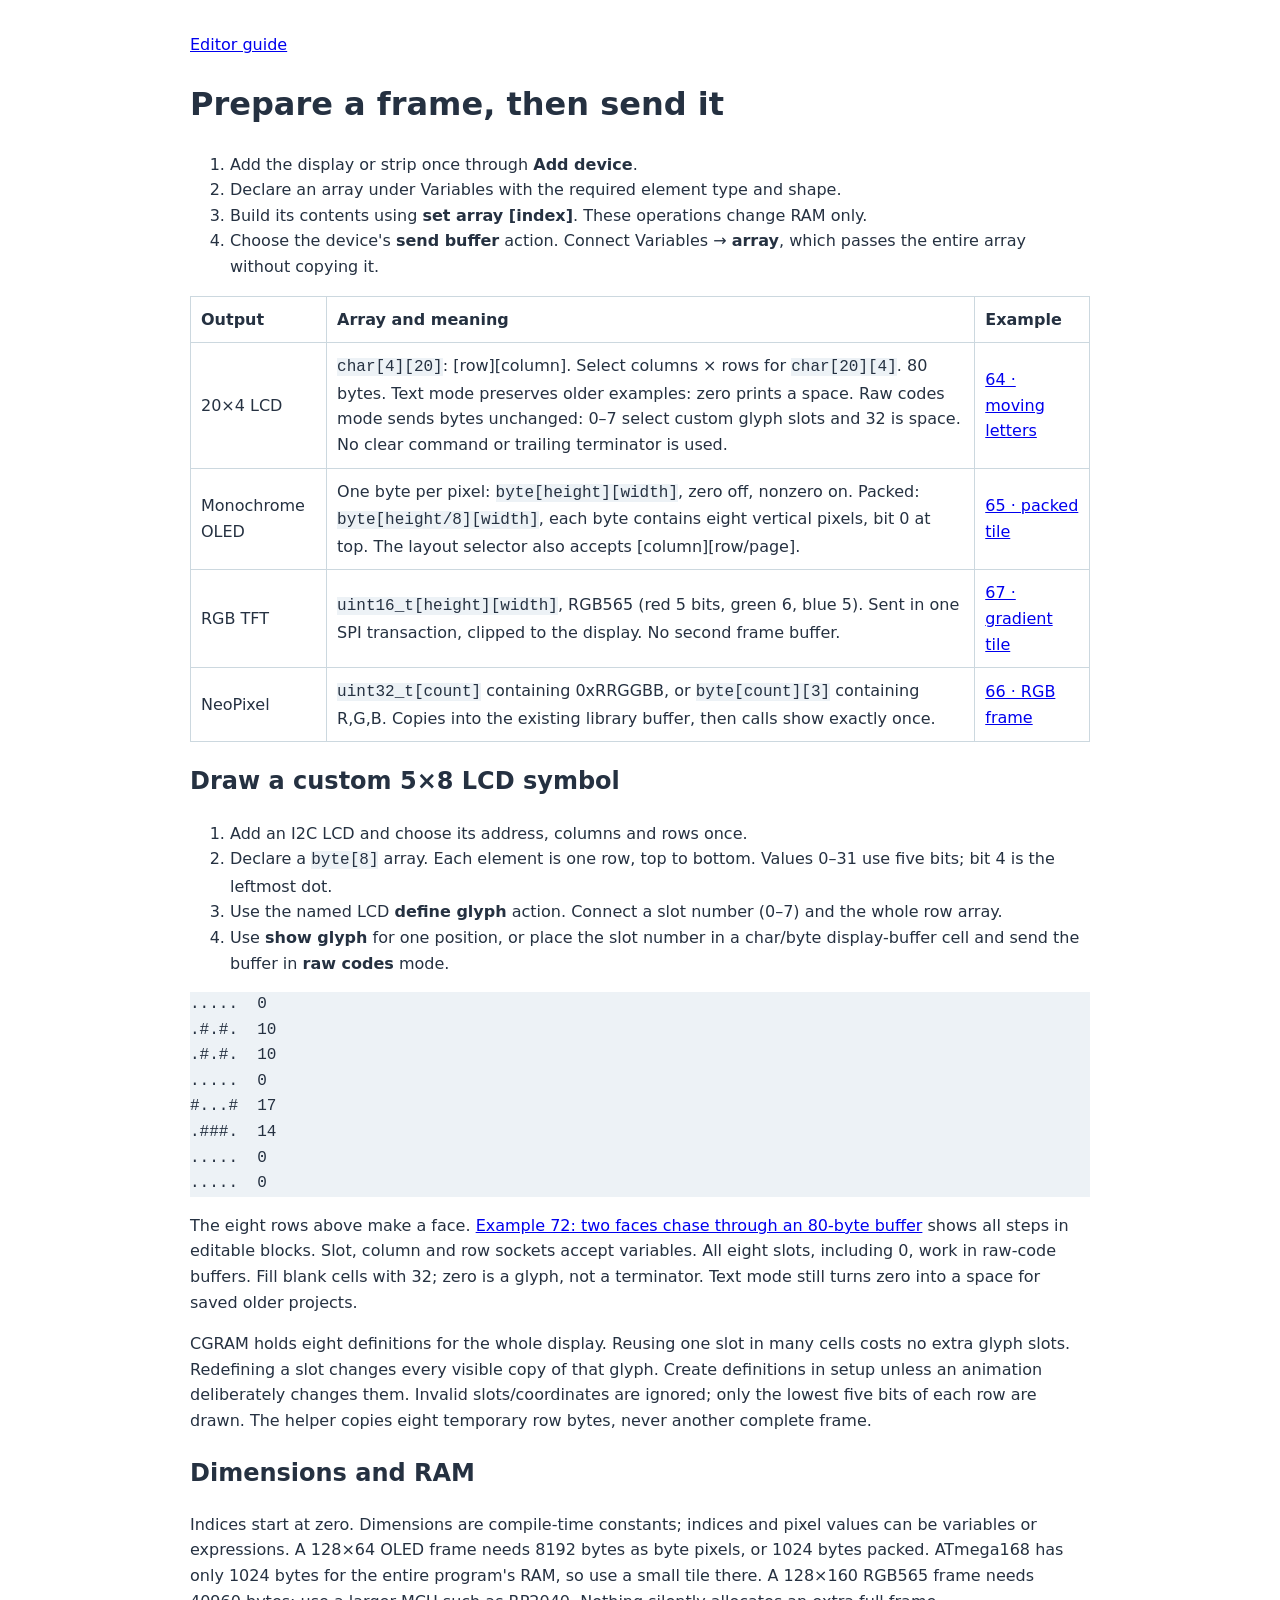
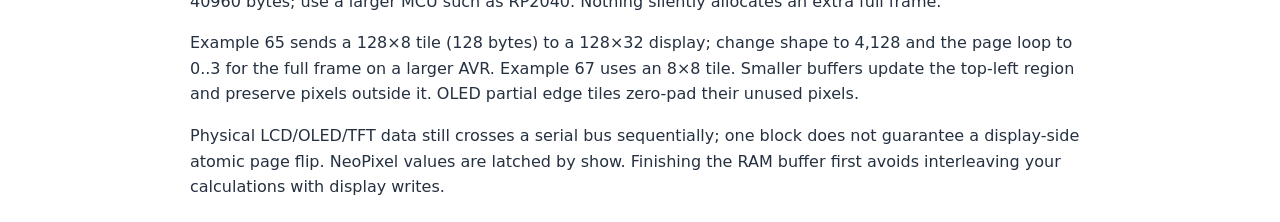
<file: blockly/apps/blocklyduino/examples/buffer-guide.html>
<!doctype html><html lang="en"><meta charset="utf-8"><meta name="viewport" content="width=device-width"><title>Prepared array buffers</title><style>body{font:16px/1.6 system-ui;max-width:900px;margin:32px auto;padding:0 20px;color:#253141}code,pre{background:#edf2f6}table{border-collapse:collapse}td,th{padding:10px;border:1px solid #ccd8df;text-align:left}</style>
<a href="guide.html">Editor guide</a><h1>Prepare a frame, then send it</h1>
<ol><li>Add the display or strip once through <b>Add device</b>.</li><li>Declare an array under Variables with the required element type and shape.</li><li>Build its contents using <b>set array [index]</b>. These operations change RAM only.</li><li>Choose the device's <b>send buffer</b> action. Connect Variables → <b>array</b>, which passes the entire array without copying it.</li></ol>
<table><tr><th>Output</th><th>Array and meaning</th><th>Example</th></tr>
<tr><td>20×4 LCD</td><td><code>char[4][20]</code>: [row][column]. Select columns × rows for <code>char[20][4]</code>. 80 bytes. Text mode preserves older examples: zero prints a space. Raw codes mode sends bytes unchanged: 0–7 select custom glyph slots and 32 is space. No clear command or trailing terminator is used.</td><td><a href="../index.html?url=examples/64-lcd-array-buffer.xml">64 · moving letters</a></td></tr>
<tr><td>Monochrome OLED</td><td>One byte per pixel: <code>byte[height][width]</code>, zero off, nonzero on. Packed: <code>byte[height/8][width]</code>, each byte contains eight vertical pixels, bit 0 at top. The layout selector also accepts [column][row/page].</td><td><a href="../index.html?url=examples/65-oled-packed-buffer.xml">65 · packed tile</a></td></tr>
<tr><td>RGB TFT</td><td><code>uint16_t[height][width]</code>, RGB565 (red 5 bits, green 6, blue 5). Sent in one SPI transaction, clipped to the display. No second frame buffer.</td><td><a href="../index.html?url=examples/67-tft-array-tile.xml">67 · gradient tile</a></td></tr>
<tr><td>NeoPixel</td><td><code>uint32_t[count]</code> containing 0xRRGGBB, or <code>byte[count][3]</code> containing R,G,B. Copies into the existing library buffer, then calls show exactly once.</td><td><a href="../index.html?url=examples/66-neopixel-array-buffer.xml">66 · RGB frame</a></td></tr></table>
<h2 id="glyphs">Draw a custom 5×8 LCD symbol</h2><ol><li>Add an I2C LCD and choose its address, columns and rows once.</li><li>Declare a <code>byte[8]</code> array. Each element is one row, top to bottom. Values 0–31 use five bits; bit 4 is the leftmost dot.</li><li>Use the named LCD <strong>define glyph</strong> action. Connect a slot number (0–7) and the whole row array.</li><li>Use <strong>show glyph</strong> for one position, or place the slot number in a char/byte display-buffer cell and send the buffer in <strong>raw codes</strong> mode.</li></ol><pre>.....  0
.#.#.  10
.#.#.  10
.....  0
#...#  17
.###.  14
.....  0
.....  0</pre><p>The eight rows above make a face. <a href="../index.html?url=examples/72-lcd-custom-glyph-buffer.xml">Example 72: two faces chase through an 80-byte buffer</a> shows all steps in editable blocks. Slot, column and row sockets accept variables. All eight slots, including 0, work in raw-code buffers. Fill blank cells with 32; zero is a glyph, not a terminator. Text mode still turns zero into a space for saved older projects.</p><p>CGRAM holds eight definitions for the whole display. Reusing one slot in many cells costs no extra glyph slots. Redefining a slot changes every visible copy of that glyph. Create definitions in setup unless an animation deliberately changes them. Invalid slots/coordinates are ignored; only the lowest five bits of each row are drawn. The helper copies eight temporary row bytes, never another complete frame.</p><h2>Dimensions and RAM</h2><p>Indices start at zero. Dimensions are compile-time constants; indices and pixel values can be variables or expressions. A 128×64 OLED frame needs 8192 bytes as byte pixels, or 1024 bytes packed. ATmega168 has only 1024 bytes for the entire program's RAM, so use a small tile there. A 128×160 RGB565 frame needs 40960 bytes; use a larger MCU such as RP2040. Nothing silently allocates an extra full frame.</p>
<p>Example 65 sends a 128×8 tile (128 bytes) to a 128×32 display; change shape to 4,128 and the page loop to 0..3 for the full frame on a larger AVR. Example 67 uses an 8×8 tile. Smaller buffers update the top-left region and preserve pixels outside it. OLED partial edge tiles zero-pad their unused pixels.</p>
<p>Physical LCD/OLED/TFT data still crosses a serial bus sequentially; one block does not guarantee a display-side atomic page flip. NeoPixel values are latched by show. Finishing the RAM buffer first avoids interleaving your calculations with display writes.</p></html>
</file>
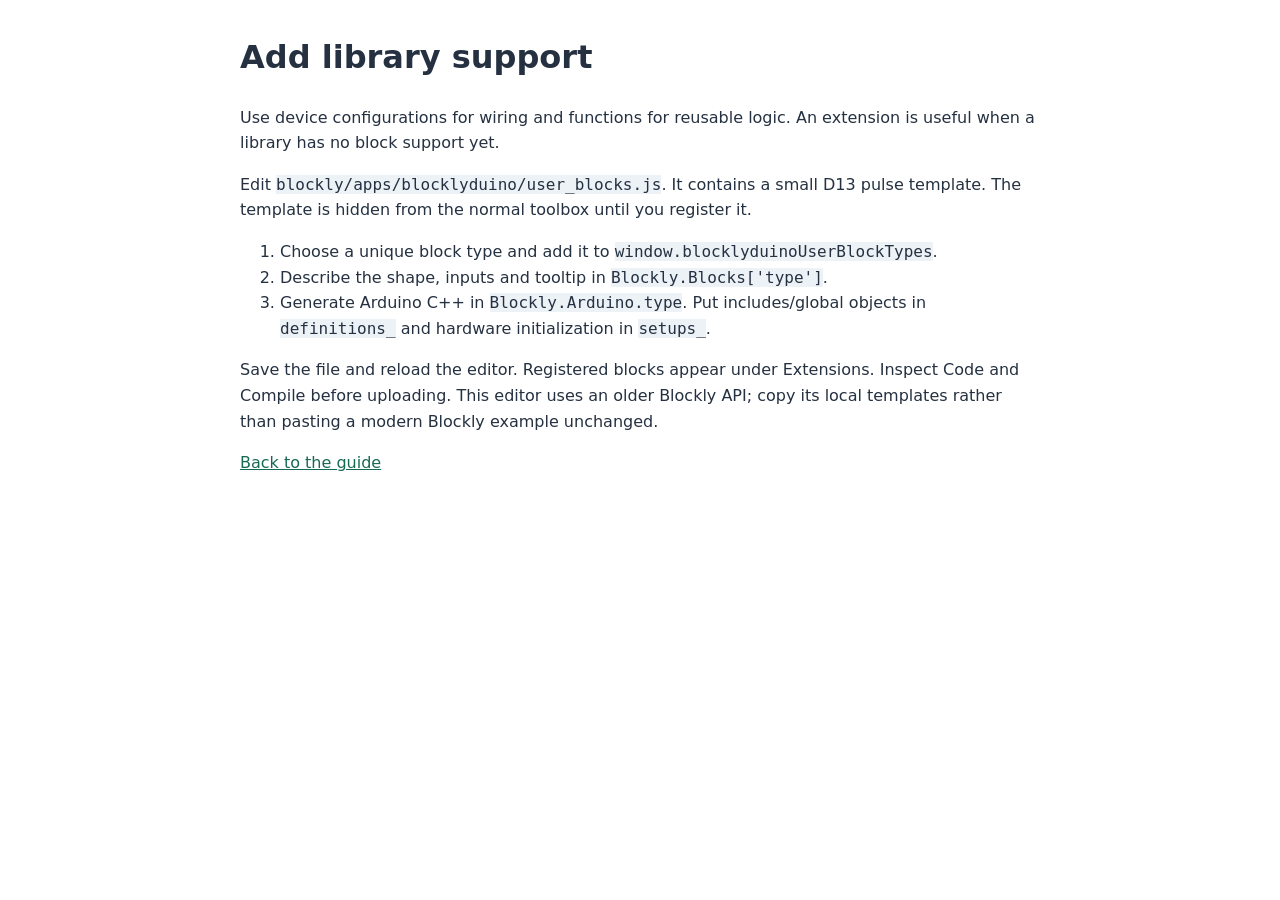
<file: blockly/apps/blocklyduino/examples/custom-block-guide.html>
<!doctype html><html lang="en"><head><meta charset="utf-8"><title>BlocklyDuino extensions</title><style>body{font:16px/1.6 system-ui;max-width:800px;margin:2rem auto;padding:0 1rem;color:#253141}code{background:#edf2f6}a{color:#176a52}</style></head><body><h1>Add library support</h1><p>Use device configurations for wiring and functions for reusable logic. An extension is useful when a library has no block support yet.</p><p>Edit <code>blockly/apps/blocklyduino/user_blocks.js</code>. It contains a small D13 pulse template. The template is hidden from the normal toolbox until you register it.</p><ol><li>Choose a unique block type and add it to <code>window.blocklyduinoUserBlockTypes</code>.</li><li>Describe the shape, inputs and tooltip in <code>Blockly.Blocks['type']</code>.</li><li>Generate Arduino C++ in <code>Blockly.Arduino.type</code>. Put includes/global objects in <code>definitions_</code> and hardware initialization in <code>setups_</code>.</li></ol><p>Save the file and reload the editor. Registered blocks appear under Extensions. Inspect Code and Compile before uploading. This editor uses an older Blockly API; copy its local templates rather than pasting a modern Blockly example unchanged.</p><p><a href="guide.html">Back to the guide</a></p></body></html>
</file>
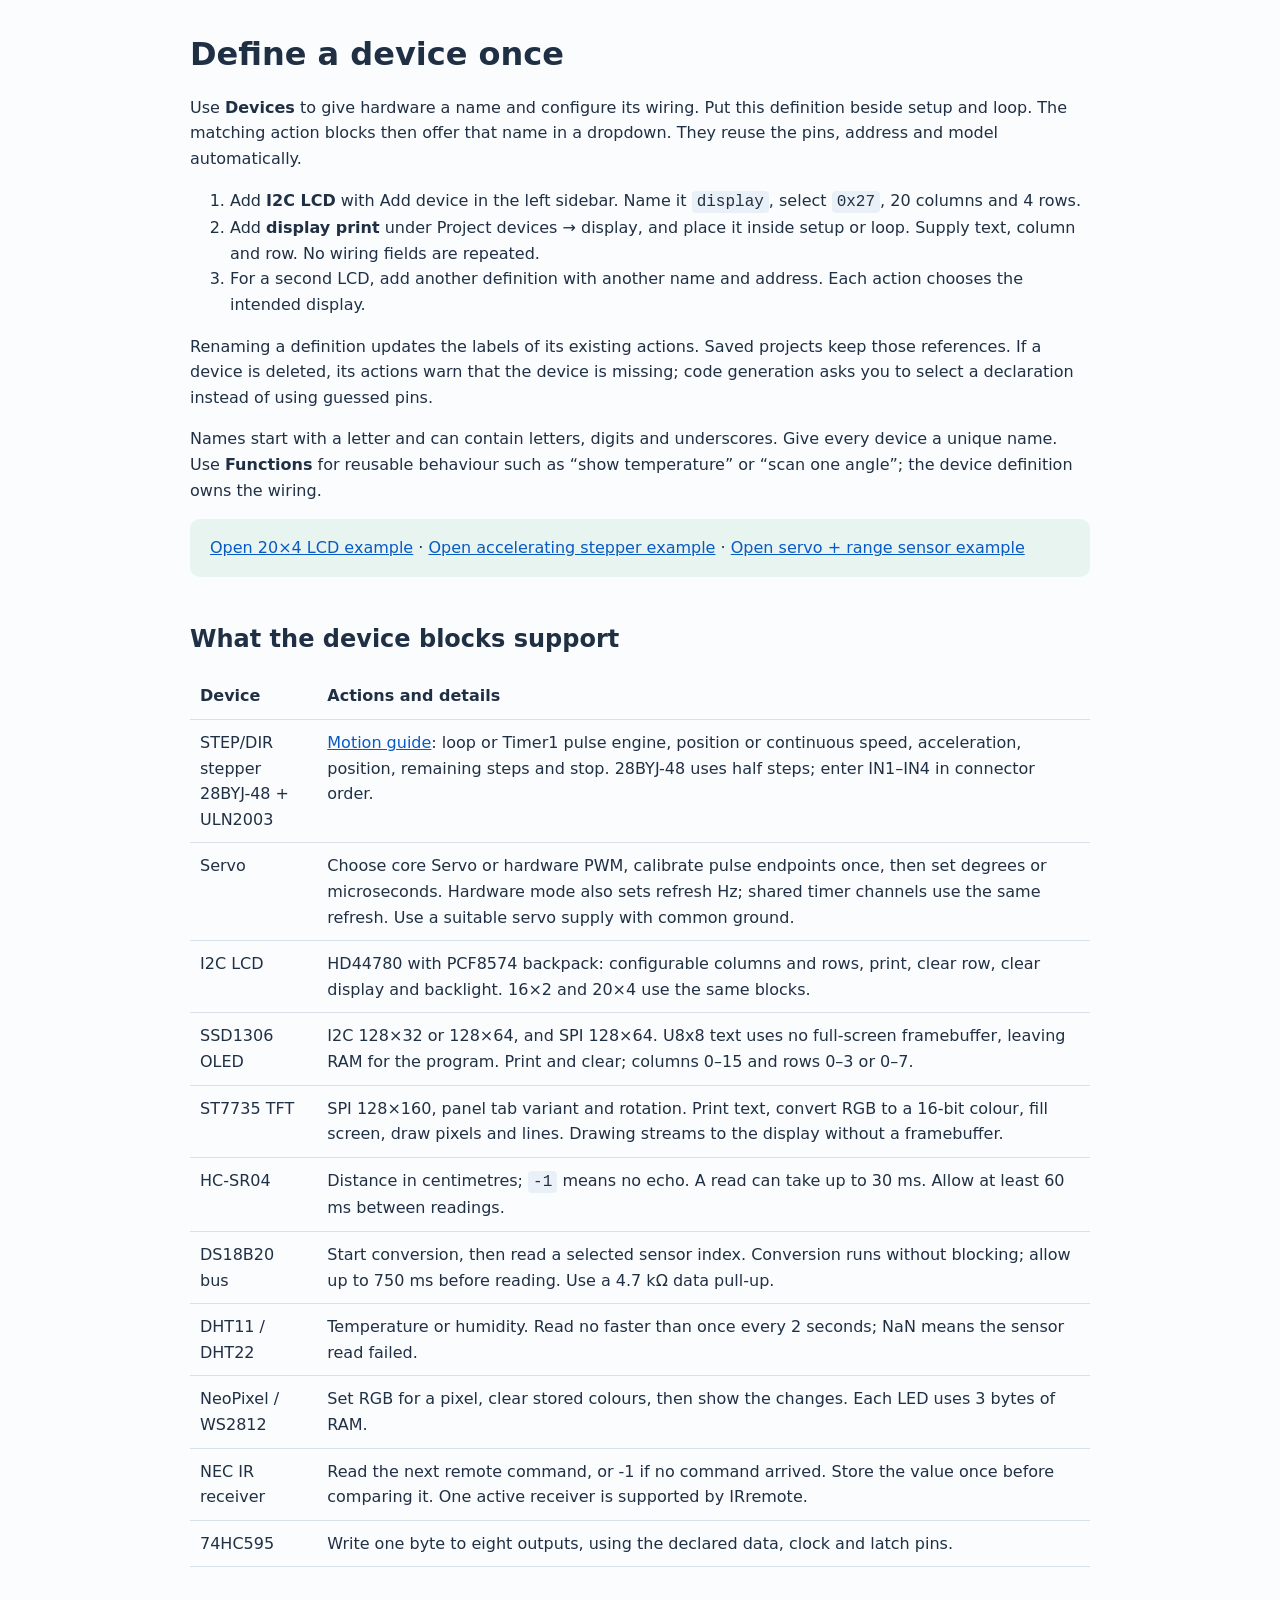
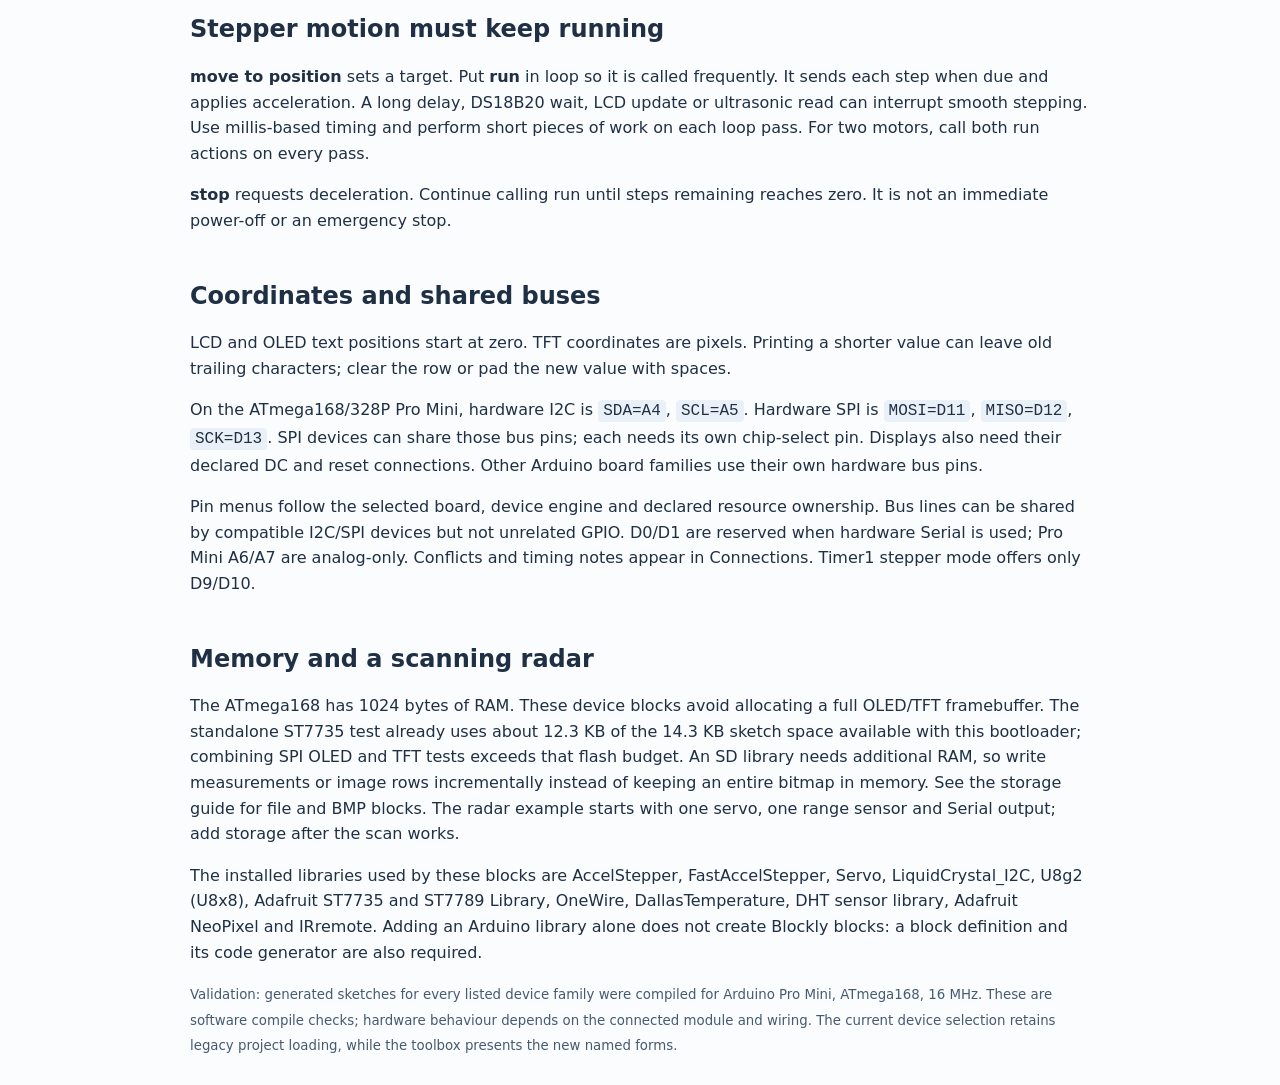
<file: blockly/apps/blocklyduino/examples/device-guide.html>
<!doctype html>
<html lang="en"><meta charset="utf-8"><meta name="viewport" content="width=device-width,initial-scale=1">
<title>Named devices — BlocklyDuino</title>
<style>body{font:16px/1.6 system-ui,sans-serif;max-width:900px;margin:35px auto;padding:0 20px;color:#203044;background:#fafcfe}h1,h2{line-height:1.2}h2{margin-top:2em}table{width:100%;border-collapse:collapse}td,th{text-align:left;padding:10px;border-bottom:1px solid #d8e1eb;vertical-align:top}code{background:#eaf0f7;padding:2px 5px;border-radius:4px}a{color:#075ac5}.box{padding:16px 20px;background:#e8f4ef;border-radius:10px}small{color:#465a70}</style>
<h1>Define a device once</h1>
<p>Use <strong>Devices</strong> to give hardware a name and configure its wiring. Put this definition beside setup and loop. The matching action blocks then offer that name in a dropdown. They reuse the pins, address and model automatically.</p>
<ol><li>Add <strong>I2C LCD</strong> with Add device in the left sidebar. Name it <code>display</code>, select <code>0x27</code>, 20 columns and 4 rows.</li><li>Add <strong>display print</strong> under Project devices → display, and place it inside setup or loop. Supply text, column and row. No wiring fields are repeated.</li><li>For a second LCD, add another definition with another name and address. Each action chooses the intended display.</li></ol>
<p>Renaming a definition updates the labels of its existing actions. Saved projects keep those references. If a device is deleted, its actions warn that the device is missing; code generation asks you to select a declaration instead of using guessed pins.</p>
<p>Names start with a letter and can contain letters, digits and underscores. Give every device a unique name. Use <strong>Functions</strong> for reusable behaviour such as “show temperature” or “scan one angle”; the device definition owns the wiring.</p>
<div class="box"><a href="../index.html?url=examples/35b-named-lcd.xml">Open 20×4 LCD example</a> · <a href="../index.html?url=examples/35a-named-stepper.xml">Open accelerating stepper example</a> · <a href="../index.html?url=examples/35c-named-radar.xml">Open servo + range sensor example</a></div>
<h2>What the device blocks support</h2>
<table><thead><tr><th>Device</th><th>Actions and details</th></tr></thead><tbody>
<tr><td>STEP/DIR stepper<br>28BYJ-48 + ULN2003</td><td><a href="motion-guide.html">Motion guide</a>: loop or Timer1 pulse engine, position or continuous speed, acceleration, position, remaining steps and stop. 28BYJ-48 uses half steps; enter IN1–IN4 in connector order.</td></tr>
<tr><td>Servo</td><td>Choose core Servo or hardware PWM, calibrate pulse endpoints once, then set degrees or microseconds. Hardware mode also sets refresh Hz; shared timer channels use the same refresh. Use a suitable servo supply with common ground.</td></tr>
<tr><td>I2C LCD</td><td>HD44780 with PCF8574 backpack: configurable columns and rows, print, clear row, clear display and backlight. 16×2 and 20×4 use the same blocks.</td></tr>
<tr><td>SSD1306 OLED</td><td>I2C 128×32 or 128×64, and SPI 128×64. U8x8 text uses no full-screen framebuffer, leaving RAM for the program. Print and clear; columns 0–15 and rows 0–3 or 0–7.</td></tr>
<tr><td>ST7735 TFT</td><td>SPI 128×160, panel tab variant and rotation. Print text, convert RGB to a 16-bit colour, fill screen, draw pixels and lines. Drawing streams to the display without a framebuffer.</td></tr>
<tr><td>HC-SR04</td><td>Distance in centimetres; <code>-1</code> means no echo. A read can take up to 30 ms. Allow at least 60 ms between readings.</td></tr>
<tr><td>DS18B20 bus</td><td>Start conversion, then read a selected sensor index. Conversion runs without blocking; allow up to 750 ms before reading. Use a 4.7 kΩ data pull-up.</td></tr>
<tr><td>DHT11 / DHT22</td><td>Temperature or humidity. Read no faster than once every 2 seconds; NaN means the sensor read failed.</td></tr>
<tr><td>NeoPixel / WS2812</td><td>Set RGB for a pixel, clear stored colours, then show the changes. Each LED uses 3 bytes of RAM.</td></tr>
<tr><td>NEC IR receiver</td><td>Read the next remote command, or -1 if no command arrived. Store the value once before comparing it. One active receiver is supported by IRremote.</td></tr>
<tr><td>74HC595</td><td>Write one byte to eight outputs, using the declared data, clock and latch pins.</td></tr>
</tbody></table>
<h2>Stepper motion must keep running</h2>
<p><strong>move to position</strong> sets a target. Put <strong>run</strong> in loop so it is called frequently. It sends each step when due and applies acceleration. A long delay, DS18B20 wait, LCD update or ultrasonic read can interrupt smooth stepping. Use millis-based timing and perform short pieces of work on each loop pass. For two motors, call both run actions on every pass.</p>
<p><strong>stop</strong> requests deceleration. Continue calling run until steps remaining reaches zero. It is not an immediate power-off or an emergency stop.</p>
<h2>Coordinates and shared buses</h2>
<p>LCD and OLED text positions start at zero. TFT coordinates are pixels. Printing a shorter value can leave old trailing characters; clear the row or pad the new value with spaces.</p>
<p>On the ATmega168/328P Pro Mini, hardware I2C is <code>SDA=A4</code>, <code>SCL=A5</code>. Hardware SPI is <code>MOSI=D11</code>, <code>MISO=D12</code>, <code>SCK=D13</code>. SPI devices can share those bus pins; each needs its own chip-select pin. Displays also need their declared DC and reset connections. Other Arduino board families use their own hardware bus pins.</p>
<p>Pin menus follow the selected board, device engine and declared resource ownership. Bus lines can be shared by compatible I2C/SPI devices but not unrelated GPIO. D0/D1 are reserved when hardware Serial is used; Pro Mini A6/A7 are analog-only. Conflicts and timing notes appear in Connections. Timer1 stepper mode offers only D9/D10.</p>
<h2>Memory and a scanning radar</h2>
<p>The ATmega168 has 1024 bytes of RAM. These device blocks avoid allocating a full OLED/TFT framebuffer. The standalone ST7735 test already uses about 12.3 KB of the 14.3 KB sketch space available with this bootloader; combining SPI OLED and TFT tests exceeds that flash budget. An SD library needs additional RAM, so write measurements or image rows incrementally instead of keeping an entire bitmap in memory. See the storage guide for file and BMP blocks. The radar example starts with one servo, one range sensor and Serial output; add storage after the scan works.</p>
<p>The installed libraries used by these blocks are AccelStepper, FastAccelStepper, Servo, LiquidCrystal_I2C, U8g2 (U8x8), Adafruit ST7735 and ST7789 Library, OneWire, DallasTemperature, DHT sensor library, Adafruit NeoPixel and IRremote. Adding an Arduino library alone does not create Blockly blocks: a block definition and its code generator are also required.</p>
<p><small>Validation: generated sketches for every listed device family were compiled for Arduino Pro Mini, ATmega168, 16 MHz. These are software compile checks; hardware behaviour depends on the connected module and wiring. The current device selection retains legacy project loading, while the toolbox presents the new named forms.</small></p>
</html>
</file>
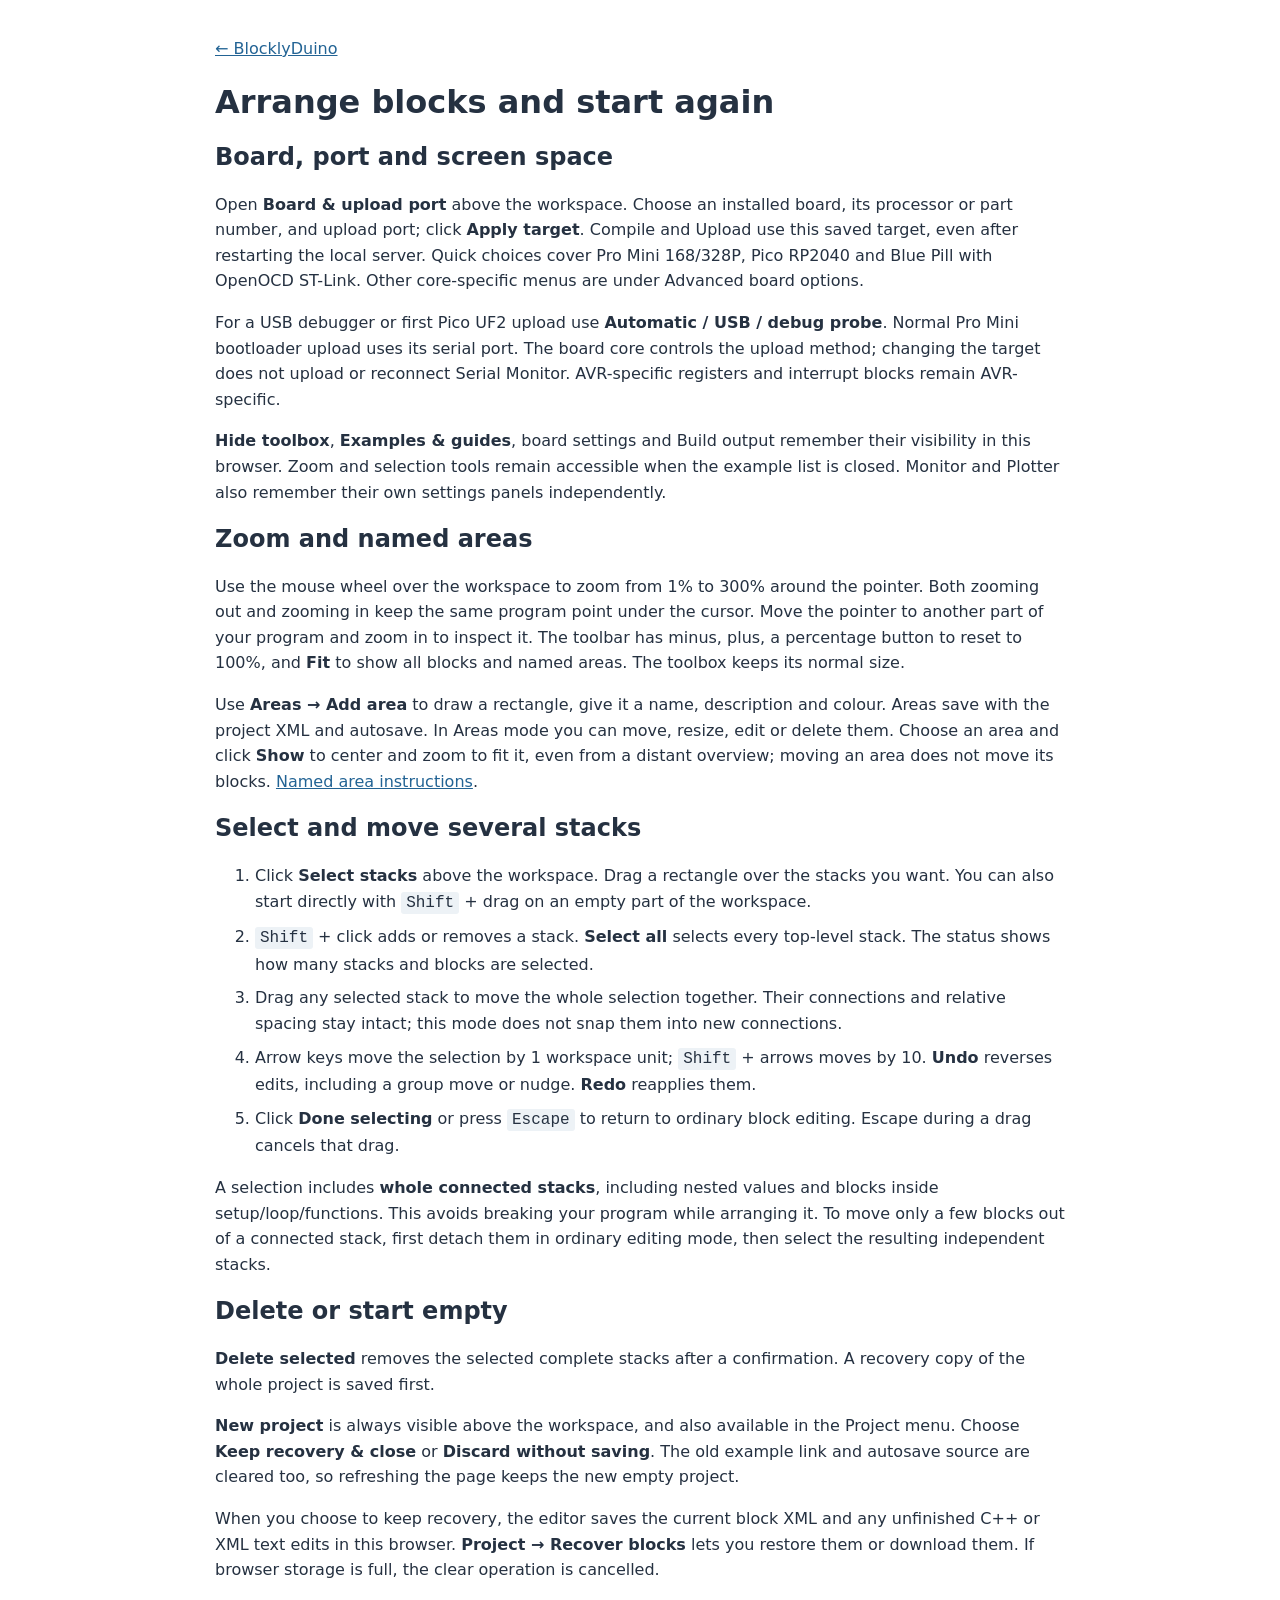
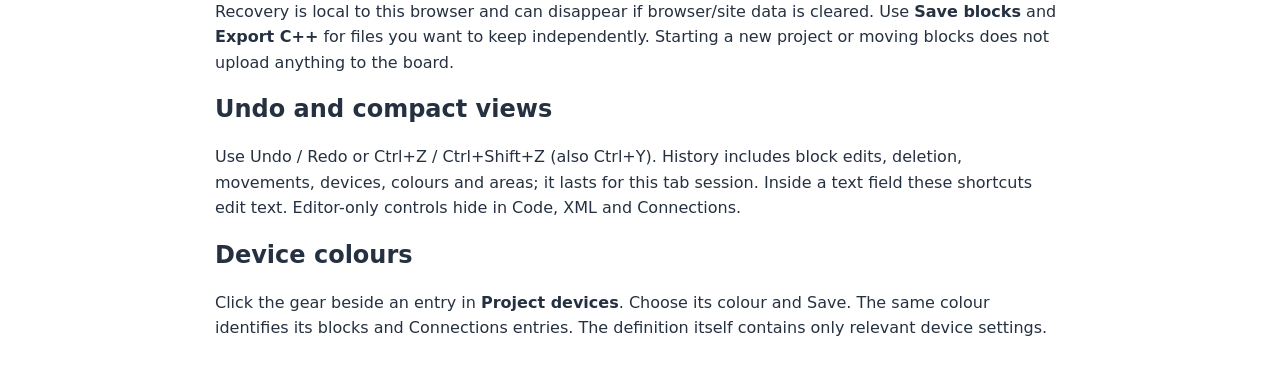
<file: blockly/apps/blocklyduino/examples/editor-guide.html>
<!doctype html><html lang="en"><meta charset="utf-8"><meta name="viewport" content="width=device-width,initial-scale=1"><title>Arrange blocks and start again</title><style>body{font:16px/1.6 system-ui;max-width:850px;margin:36px auto;padding:0 20px;color:#253141}h1,h2{line-height:1.2}code,kbd{background:#edf2f6;padding:2px 5px;border-radius:3px}a{color:#226394}li{margin:8px 0}</style><a href="../index.html">← BlocklyDuino</a><h1>Arrange blocks and start again</h1><h2>Board, port and screen space</h2><p>Open <strong>Board &amp; upload port</strong> above the workspace. Choose an installed board, its processor or part number, and upload port; click <strong>Apply target</strong>. Compile and Upload use this saved target, even after restarting the local server. Quick choices cover Pro Mini 168/328P, Pico RP2040 and Blue Pill with OpenOCD ST-Link. Other core-specific menus are under Advanced board options.</p><p>For a USB debugger or first Pico UF2 upload use <strong>Automatic / USB / debug probe</strong>. Normal Pro Mini bootloader upload uses its serial port. The board core controls the upload method; changing the target does not upload or reconnect Serial Monitor. AVR-specific registers and interrupt blocks remain AVR-specific.</p><p><strong>Hide toolbox</strong>, <strong>Examples &amp; guides</strong>, board settings and Build output remember their visibility in this browser. Zoom and selection tools remain accessible when the example list is closed. Monitor and Plotter also remember their own settings panels independently.</p><h2>Zoom and named areas</h2><p>Use the mouse wheel over the workspace to zoom from 1% to 300% around the pointer. Both zooming out and zooming in keep the same program point under the cursor. Move the pointer to another part of your program and zoom in to inspect it. The toolbar has minus, plus, a percentage button to reset to 100%, and <strong>Fit</strong> to show all blocks and named areas. The toolbox keeps its normal size.</p><p>Use <strong>Areas → Add area</strong> to draw a rectangle, give it a name, description and colour. Areas save with the project XML and autosave. In Areas mode you can move, resize, edit or delete them. Choose an area and click <strong>Show</strong> to center and zoom to fit it, even from a distant overview; moving an area does not move its blocks. <a href="editor-regions-guide.html">Named area instructions</a>.</p><h2>Select and move several stacks</h2><ol><li>Click <strong>Select stacks</strong> above the workspace. Drag a rectangle over the stacks you want. You can also start directly with <kbd>Shift</kbd> + drag on an empty part of the workspace.</li><li><kbd>Shift</kbd> + click adds or removes a stack. <strong>Select all</strong> selects every top-level stack. The status shows how many stacks and blocks are selected.</li><li>Drag any selected stack to move the whole selection together. Their connections and relative spacing stay intact; this mode does not snap them into new connections.</li><li>Arrow keys move the selection by 1 workspace unit; <kbd>Shift</kbd> + arrows moves by 10. <strong>Undo</strong> reverses edits, including a group move or nudge. <strong>Redo</strong> reapplies them.</li><li>Click <strong>Done selecting</strong> or press <kbd>Escape</kbd> to return to ordinary block editing. Escape during a drag cancels that drag.</li></ol><p>A selection includes <strong>whole connected stacks</strong>, including nested values and blocks inside setup/loop/functions. This avoids breaking your program while arranging it. To move only a few blocks out of a connected stack, first detach them in ordinary editing mode, then select the resulting independent stacks.</p><h2>Delete or start empty</h2><p><strong>Delete selected</strong> removes the selected complete stacks after a confirmation. A recovery copy of the whole project is saved first.</p><p><strong>New project</strong> is always visible above the workspace, and also available in the Project menu. Choose <strong>Keep recovery &amp; close</strong> or <strong>Discard without saving</strong>. The old example link and autosave source are cleared too, so refreshing the page keeps the new empty project.</p><p>When you choose to keep recovery, the editor saves the current block XML and any unfinished C++ or XML text edits in this browser. <strong>Project → Recover blocks</strong> lets you restore them or download them. If browser storage is full, the clear operation is cancelled.</p><p>Recovery is local to this browser and can disappear if browser/site data is cleared. Use <strong>Save blocks</strong> and <strong>Export C++</strong> for files you want to keep independently. Starting a new project or moving blocks does not upload anything to the board.</p><h2>Undo and compact views</h2><p>Use Undo / Redo or Ctrl+Z / Ctrl+Shift+Z (also Ctrl+Y). History includes block edits, deletion, movements, devices, colours and areas; it lasts for this tab session. Inside a text field these shortcuts edit text. Editor-only controls hide in Code, XML and Connections.</p><h2>Device colours</h2><p>Click the gear beside an entry in <strong>Project devices</strong>. Choose its colour and Save. The same colour identifies its blocks and Connections entries. The definition itself contains only relevant device settings.</p></html>
</file>
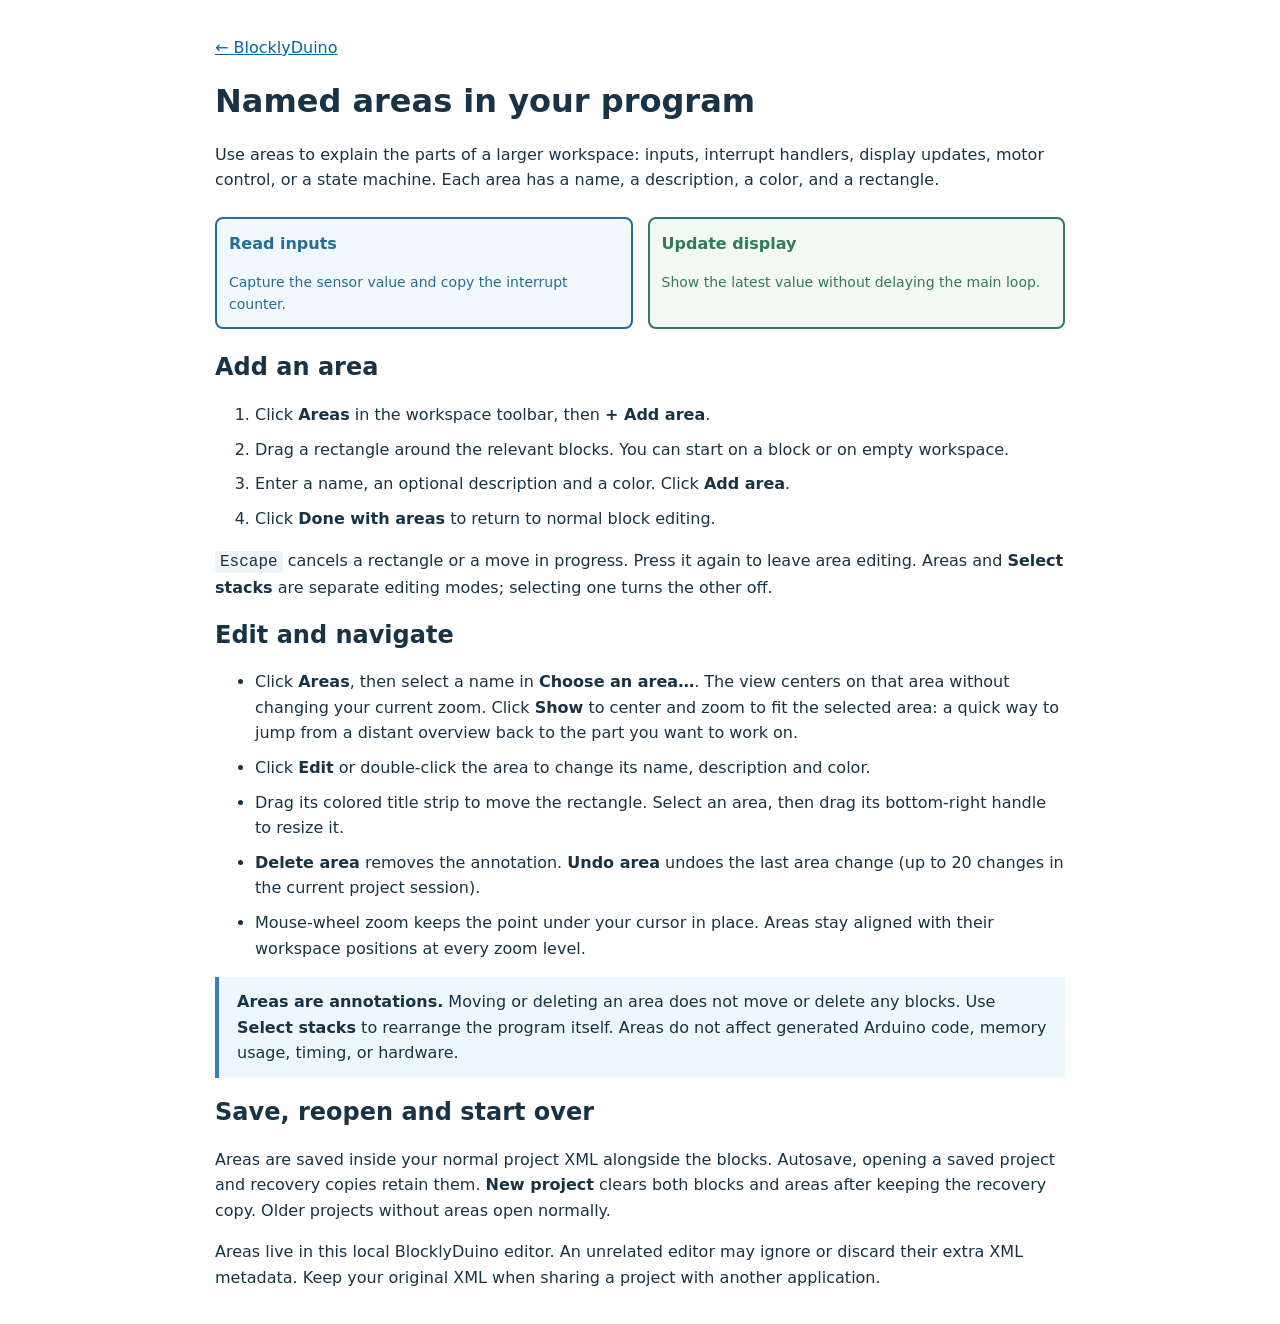
<file: blockly/apps/blocklyduino/examples/editor-regions-guide.html>
<!doctype html>
<html lang="en"><head><meta charset="utf-8"><meta name="viewport" content="width=device-width,initial-scale=1"><title>Named areas in your program</title>
<style>body{max-width:850px;margin:35px auto;padding:0 22px;font:16px/1.6 system-ui;color:#173345}h1,h2{line-height:1.2}kbd,code{background:#edf3f7;border-radius:4px;padding:2px 5px}aside{border-left:4px solid #3185b5;padding:12px 18px;background:#eef7fc}li{margin:9px 0}a{color:#08669e}.areas{display:flex;gap:15px;margin:24px 0}.area{border:2px solid;border-radius:8px;padding:12px;flex:1}.blue{color:#256d96;background:#f1f8fc}.green{color:#33795e;background:#f2f9f5}.area p{font-size:14px;margin-bottom:0}</style></head><body>
<p><a href="index.html">← BlocklyDuino</a></p><h1>Named areas in your program</h1>
<p>Use areas to explain the parts of a larger workspace: inputs, interrupt handlers, display updates, motor control, or a state machine. Each area has a name, a description, a color, and a rectangle.</p>
<div class="areas"><div class="area blue"><strong>Read inputs</strong><p>Capture the sensor value and copy the interrupt counter.</p></div><div class="area green"><strong>Update display</strong><p>Show the latest value without delaying the main loop.</p></div></div>
<h2>Add an area</h2><ol><li>Click <strong>Areas</strong> in the workspace toolbar, then <strong>+ Add area</strong>.</li><li>Drag a rectangle around the relevant blocks. You can start on a block or on empty workspace.</li><li>Enter a name, an optional description and a color. Click <strong>Add area</strong>.</li><li>Click <strong>Done with areas</strong> to return to normal block editing.</li></ol>
<p><kbd>Escape</kbd> cancels a rectangle or a move in progress. Press it again to leave area editing. Areas and <strong>Select stacks</strong> are separate editing modes; selecting one turns the other off.</p>
<h2>Edit and navigate</h2><ul><li>Click <strong>Areas</strong>, then select a name in <strong>Choose an area…</strong>. The view centers on that area without changing your current zoom. Click <strong>Show</strong> to center and zoom to fit the selected area: a quick way to jump from a distant overview back to the part you want to work on.</li><li>Click <strong>Edit</strong> or double-click the area to change its name, description and color.</li><li>Drag its colored title strip to move the rectangle. Select an area, then drag its bottom-right handle to resize it.</li><li><strong>Delete area</strong> removes the annotation. <strong>Undo area</strong> undoes the last area change (up to 20 changes in the current project session).</li><li>Mouse-wheel zoom keeps the point under your cursor in place. Areas stay aligned with their workspace positions at every zoom level.</li></ul>
<aside><strong>Areas are annotations.</strong> Moving or deleting an area does not move or delete any blocks. Use <strong>Select stacks</strong> to rearrange the program itself. Areas do not affect generated Arduino code, memory usage, timing, or hardware.</aside>
<h2>Save, reopen and start over</h2><p>Areas are saved inside your normal project XML alongside the blocks. Autosave, opening a saved project and recovery copies retain them. <strong>New project</strong> clears both blocks and areas after keeping the recovery copy. Older projects without areas open normally.</p>
<p>Areas live in this local BlocklyDuino editor. An unrelated editor may ignore or discard their extra XML metadata. Keep your original XML when sharing a project with another application.</p>
</body></html>
</file>
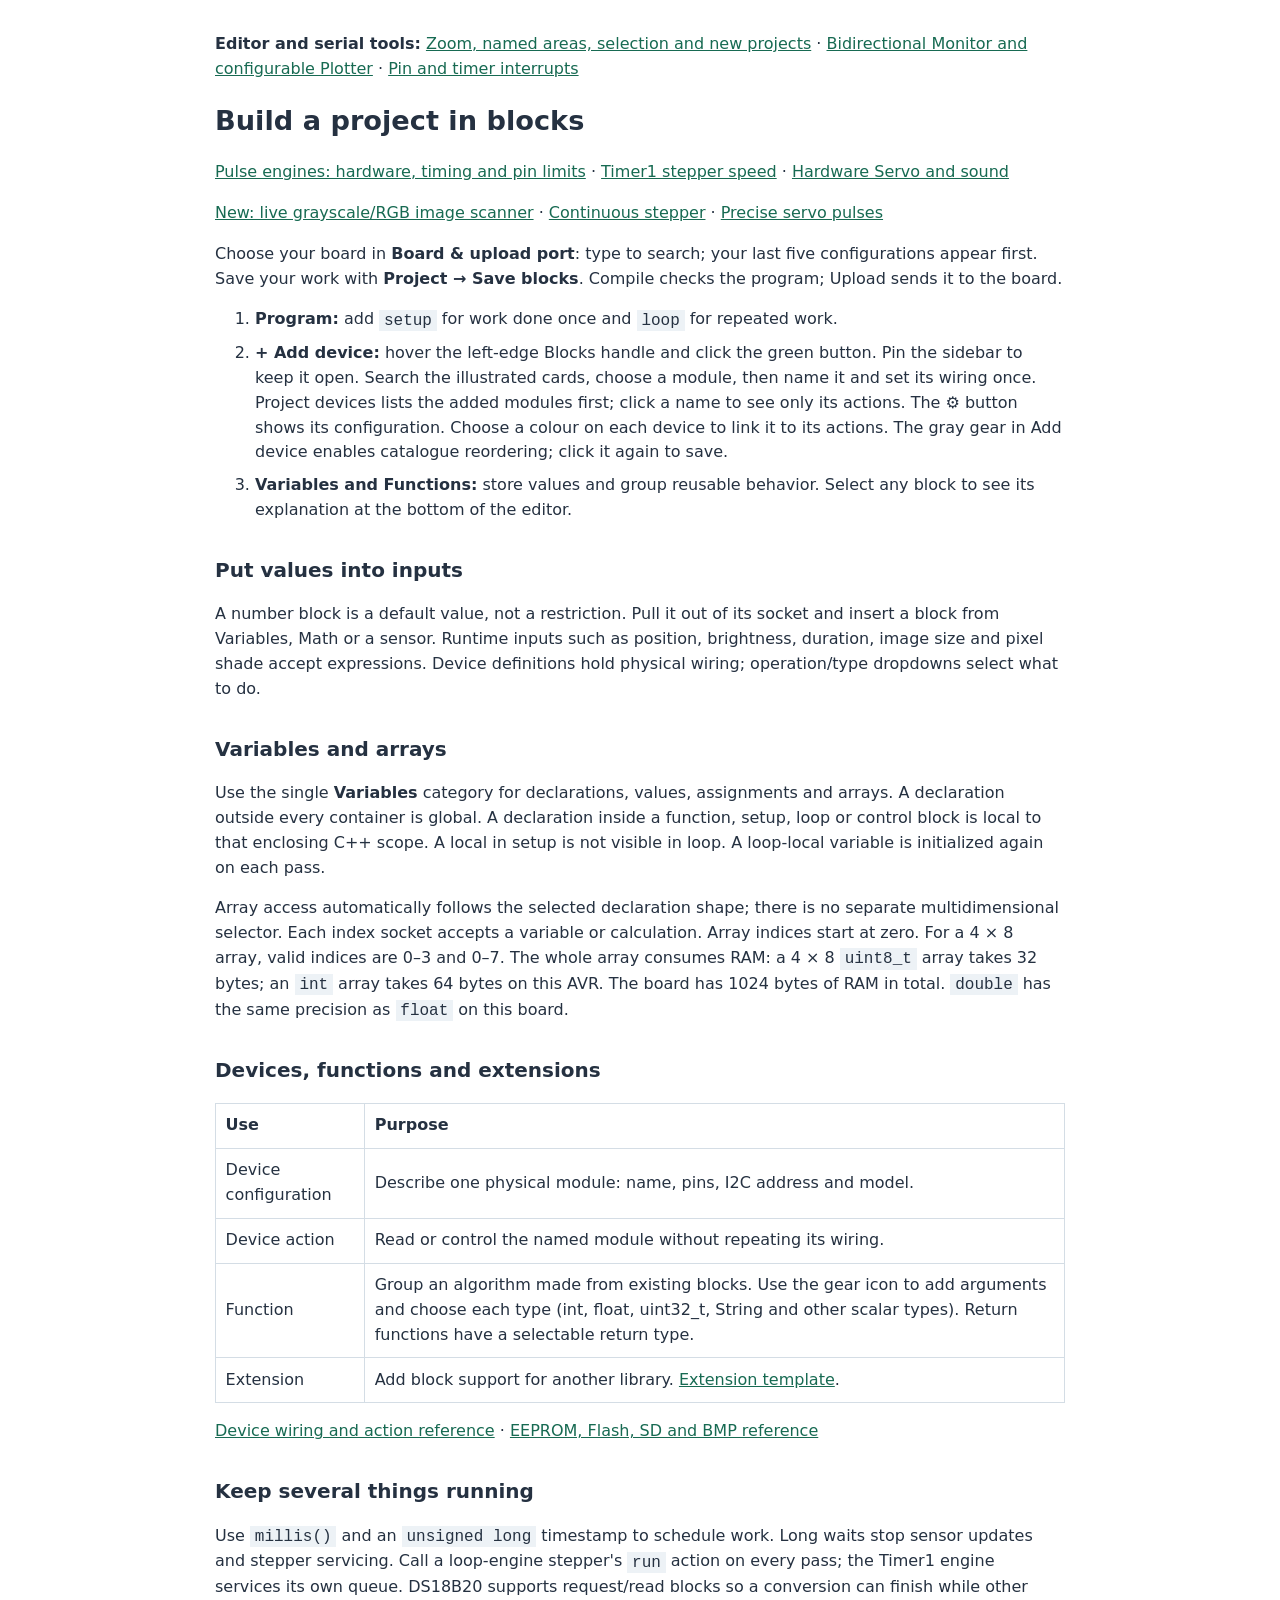
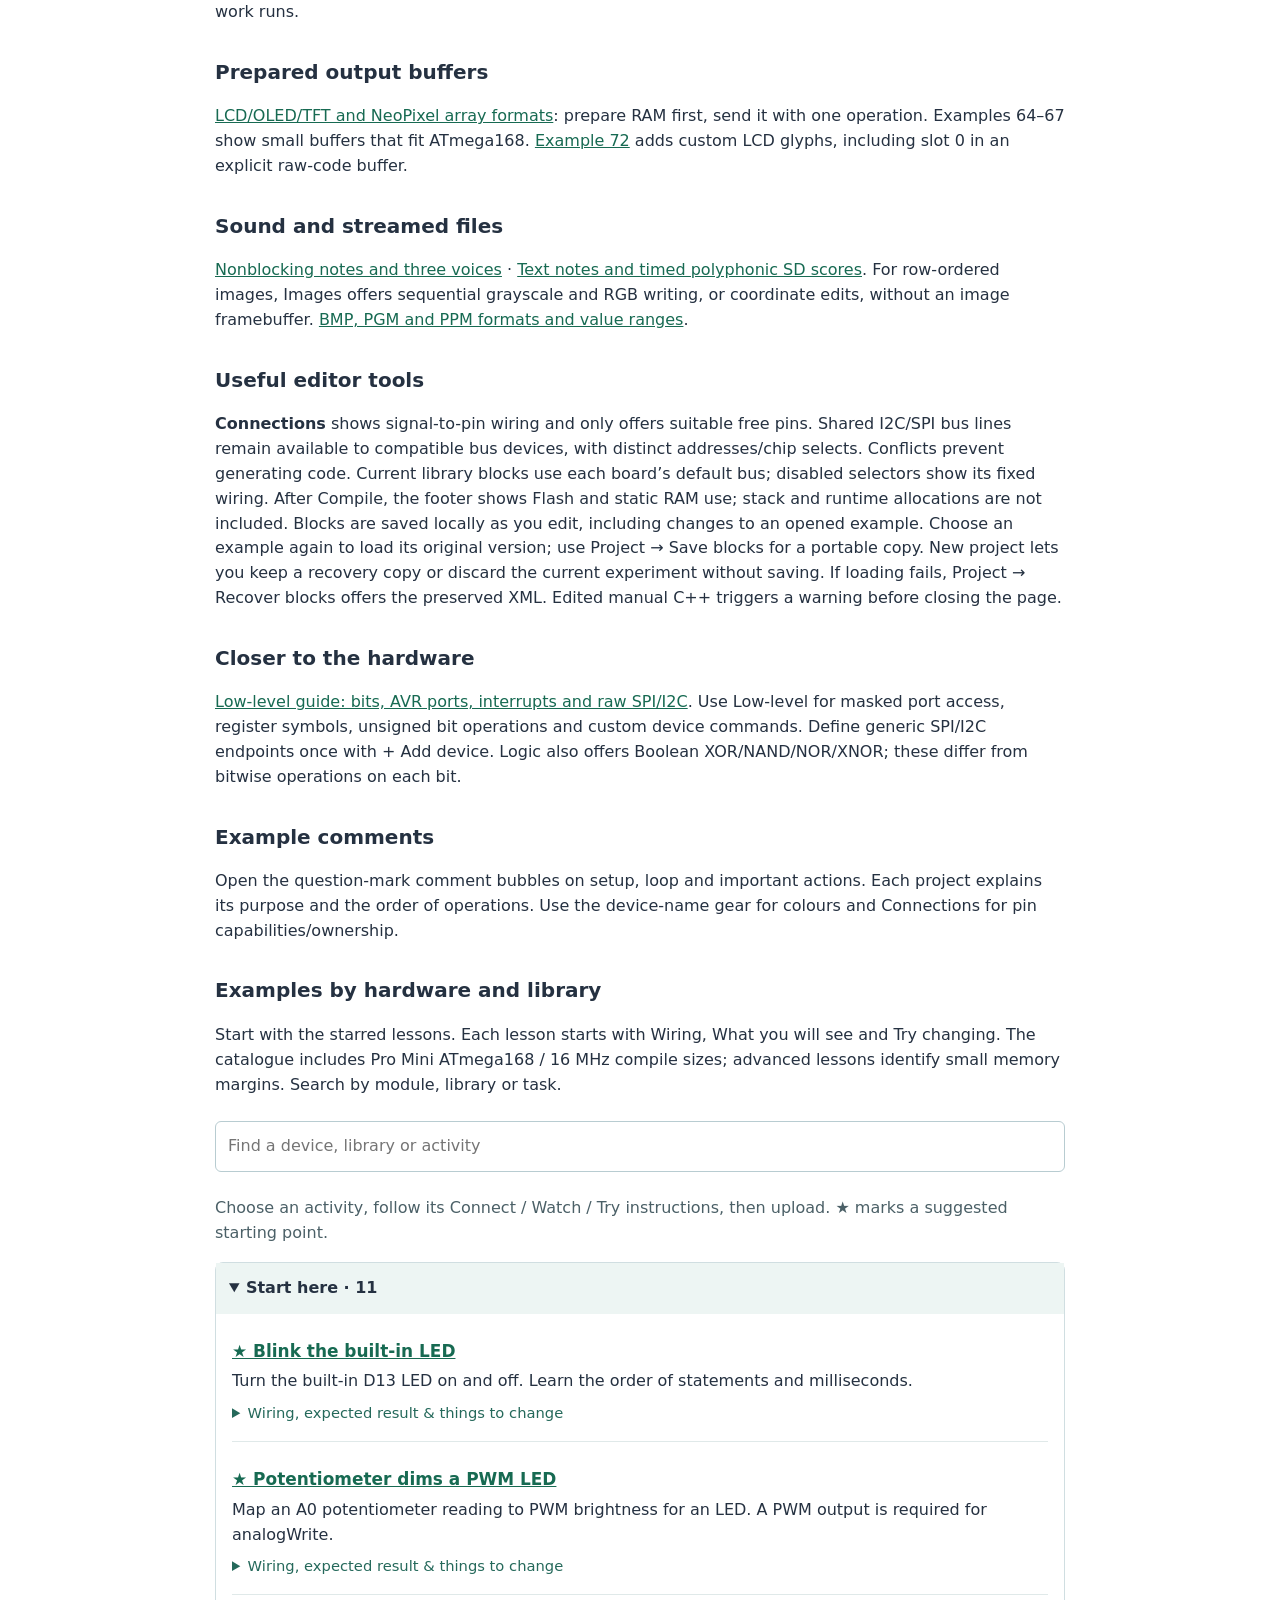
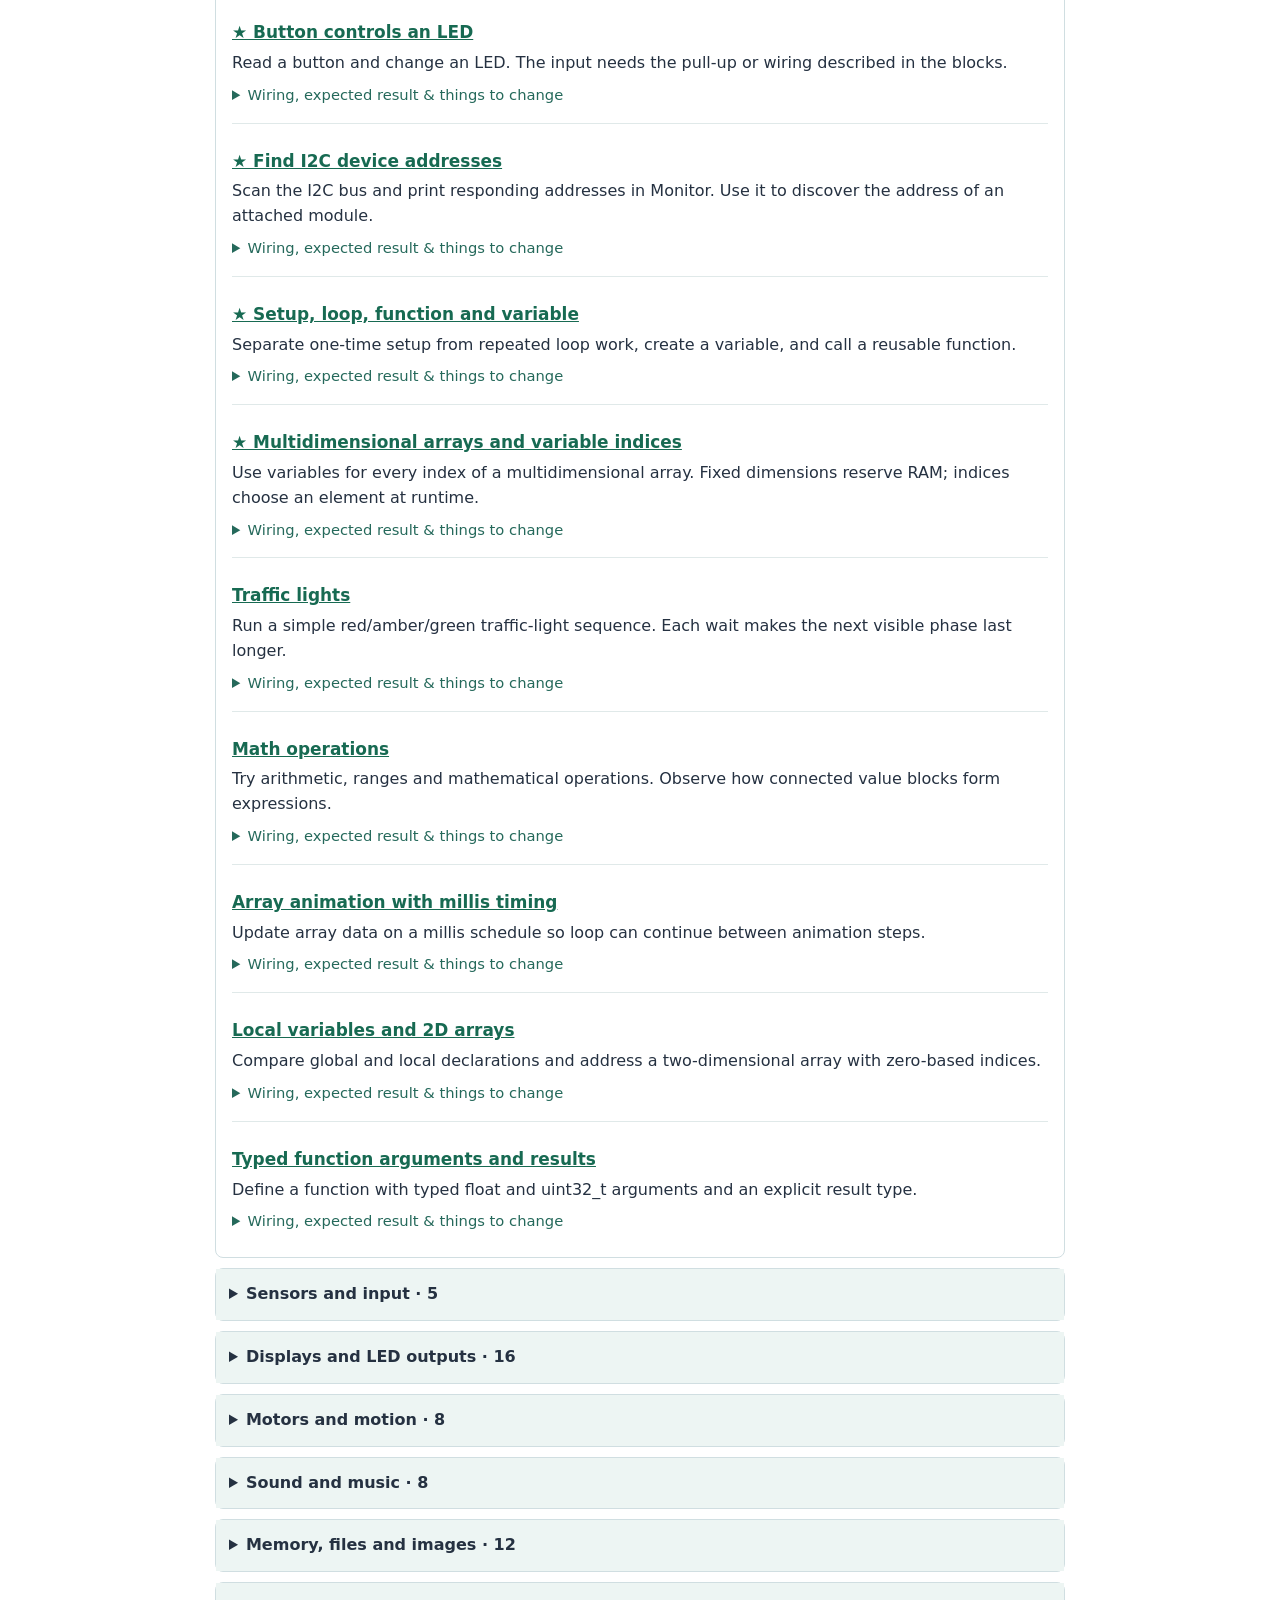
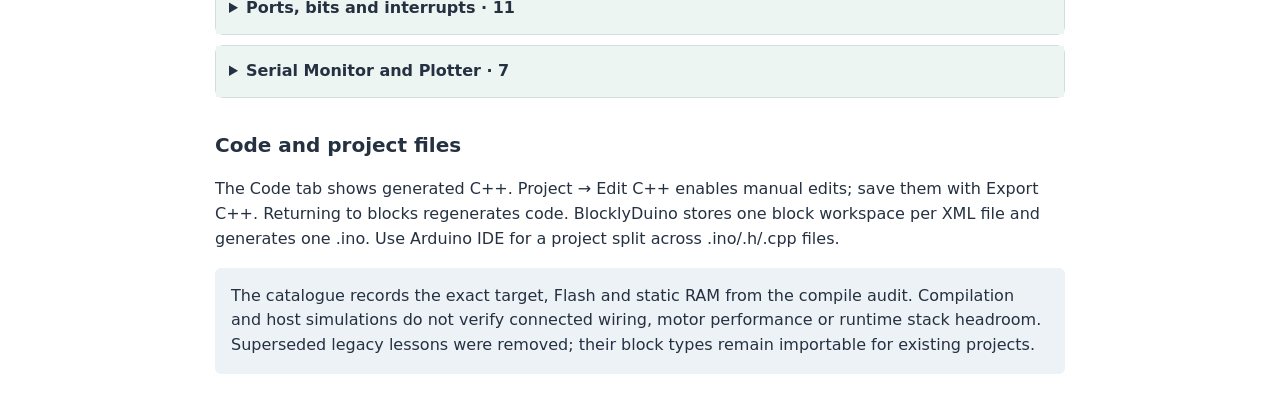
<file: blockly/apps/blocklyduino/examples/guide.html>
<!doctype html><html lang="en"><head><meta charset="utf-8"><meta name="viewport" content="width=device-width"><title>BlocklyDuino guide</title><style>body{font:16px/1.55 system-ui;max-width:850px;margin:2rem auto;padding:0 1rem;color:#253141}h1{font-size:1.7rem}h2{font-size:1.25rem;margin-top:2rem}a{color:#176a52}code{background:#edf2f6;padding:.1em .3em}table{border-collapse:collapse;width:100%}td,th{padding:.6rem;border:1px solid #d4dde5;text-align:left}li{margin:.5rem 0}.note{padding:1rem;background:#edf2f6;border-radius:6px}</style><link rel="stylesheet" href="../examples_catalog.css"></head><body><p><strong>Editor and serial tools:</strong> <a href="editor-guide.html">Zoom, named areas, selection and new projects</a> · <a href="serial-guide.html">Bidirectional Monitor and configurable Plotter</a> · <a href="interrupt-guide.html">Pin and timer interrupts</a></p>
<h1>Build a project in blocks</h1><p><a href="motion-guide.html">Pulse engines: hardware, timing and pin limits</a> · <a href="../index.html?url=examples/70-timer-stepper-speed.xml">Timer1 stepper speed</a> · <a href="../index.html?url=examples/71-hardware-servo-and-sound.xml">Hardware Servo and sound</a></p><p><a href="scan-image-guide.html">New: live grayscale/RGB image scanner</a> · <a href="../index.html?url=examples/62-continuous-stepper.xml">Continuous stepper</a> · <a href="../index.html?url=examples/63-servo-microseconds.xml">Precise servo pulses</a></p><p>Choose your board in <strong>Board &amp; upload port</strong>: type to search; your last five configurations appear first. Save your work with <strong>Project → Save blocks</strong>. Compile checks the program; Upload sends it to the board.</p>
<ol><li><strong>Program:</strong> add <code>setup</code> for work done once and <code>loop</code> for repeated work.</li><li><strong>+ Add device:</strong> hover the left-edge Blocks handle and click the green button. Pin the sidebar to keep it open. Search the illustrated cards, choose a module, then name it and set its wiring once. Project devices lists the added modules first; click a name to see only its actions. The ⚙ button shows its configuration. Choose a colour on each device to link it to its actions. The gray gear in Add device enables catalogue reordering; click it again to save.</li><li><strong>Variables and Functions:</strong> store values and group reusable behavior. Select any block to see its explanation at the bottom of the editor.</li></ol>
<h2>Put values into inputs</h2><p>A number block is a default value, not a restriction. Pull it out of its socket and insert a block from Variables, Math or a sensor. Runtime inputs such as position, brightness, duration, image size and pixel shade accept expressions. Device definitions hold physical wiring; operation/type dropdowns select what to do.</p>
<h2>Variables and arrays</h2><p>Use the single <strong>Variables</strong> category for declarations, values, assignments and arrays. A declaration outside every container is global. A declaration inside a function, setup, loop or control block is local to that enclosing C++ scope. A local in setup is not visible in loop. A loop-local variable is initialized again on each pass.</p><p>Array access automatically follows the selected declaration shape; there is no separate multidimensional selector. Each index socket accepts a variable or calculation. Array indices start at zero. For a 4 × 8 array, valid indices are 0–3 and 0–7. The whole array consumes RAM: a 4 × 8 <code>uint8_t</code> array takes 32 bytes; an <code>int</code> array takes 64 bytes on this AVR. The board has 1024 bytes of RAM in total. <code>double</code> has the same precision as <code>float</code> on this board.</p>
<h2>Devices, functions and extensions</h2><table><tr><th>Use</th><th>Purpose</th></tr><tr><td>Device configuration</td><td>Describe one physical module: name, pins, I2C address and model.</td></tr><tr><td>Device action</td><td>Read or control the named module without repeating its wiring.</td></tr><tr><td>Function</td><td>Group an algorithm made from existing blocks. Use the gear icon to add arguments and choose each type (int, float, uint32_t, String and other scalar types). Return functions have a selectable return type.</td></tr><tr><td>Extension</td><td>Add block support for another library. <a href="custom-block-guide.html">Extension template</a>.</td></tr></table>
<p><a href="device-guide.html">Device wiring and action reference</a> · <a href="storage-guide.html">EEPROM, Flash, SD and BMP reference</a></p>
<h2>Keep several things running</h2><p>Use <code>millis()</code> and an <code>unsigned long</code> timestamp to schedule work. Long waits stop sensor updates and stepper servicing. Call a loop-engine stepper's <code>run</code> action on every pass; the Timer1 engine services its own queue. DS18B20 supports request/read blocks so a conversion can finish while other work runs.</p>
<h2>Prepared output buffers</h2><p><a href="buffer-guide.html">LCD/OLED/TFT and NeoPixel array formats</a>: prepare RAM first, send it with one operation. Examples 64–67 show small buffers that fit ATmega168. <a href="../index.html?url=examples/72-lcd-custom-glyph-buffer.xml">Example 72</a> adds custom LCD glyphs, including slot 0 in an explicit raw-code buffer.</p><h2>Sound and streamed files</h2><p><a href="music-guide.html">Nonblocking notes and three voices</a> · <a href="sd-music-guide.html">Text notes and timed polyphonic SD scores</a>. For row-ordered images, Images offers sequential grayscale and RGB writing, or coordinate edits, without an image framebuffer. <a href="image-guide.html">BMP, PGM and PPM formats and value ranges</a>.</p>
<h2>Useful editor tools</h2><p><strong>Connections</strong> shows signal-to-pin wiring and only offers suitable free pins. Shared I2C/SPI bus lines remain available to compatible bus devices, with distinct addresses/chip selects. Conflicts prevent generating code. Current library blocks use each board’s default bus; disabled selectors show its fixed wiring. After Compile, the footer shows Flash and static RAM use; stack and runtime allocations are not included. Blocks are saved locally as you edit, including changes to an opened example. Choose an example again to load its original version; use Project → Save blocks for a portable copy. New project lets you keep a recovery copy or discard the current experiment without saving. If loading fails, Project → Recover blocks offers the preserved XML. Edited manual C++ triggers a warning before closing the page.</p><h2>Closer to the hardware</h2><p><a href="low-level-guide.html">Low-level guide: bits, AVR ports, interrupts and raw SPI/I2C</a>. Use Low-level for masked port access, register symbols, unsigned bit operations and custom device commands. Define generic SPI/I2C endpoints once with + Add device. Logic also offers Boolean XOR/NAND/NOR/XNOR; these differ from bitwise operations on each bit.</p><h2>Example comments</h2><p>Open the question-mark comment bubbles on setup, loop and important actions. Each project explains its purpose and the order of operations. Use the device-name gear for colours and Connections for pin capabilities/ownership.</p><h2 id="examples">Examples by hardware and library</h2><p>Start with the starred lessons. Each lesson starts with Wiring, What you will see and Try changing. The catalogue includes Pro Mini ATmega168 / 16 MHz compile sizes; advanced lessons identify small memory margins. Search by module, library or task.</p><div id="example_catalog">Loading example catalogue…</div><script src="../examples_catalog.js"></script><script>BlocklyExamples.render(document.getElementById("example_catalog")).catch(function(){document.getElementById("example_catalog").textContent="The catalogue could not load. Open this guide from the local BlocklyDuino server.";});</script>
<h2>Code and project files</h2><p>The Code tab shows generated C++. Project → Edit C++ enables manual edits; save them with Export C++. Returning to blocks regenerates code. BlocklyDuino stores one block workspace per XML file and generates one .ino. Use Arduino IDE for a project split across .ino/.h/.cpp files.</p>
<p class="note">The catalogue records the exact target, Flash and static RAM from the compile audit. Compilation and host simulations do not verify connected wiring, motor performance or runtime stack headroom. Superseded legacy lessons were removed; their block types remain importable for existing projects.</p>
</body></html>
</file>
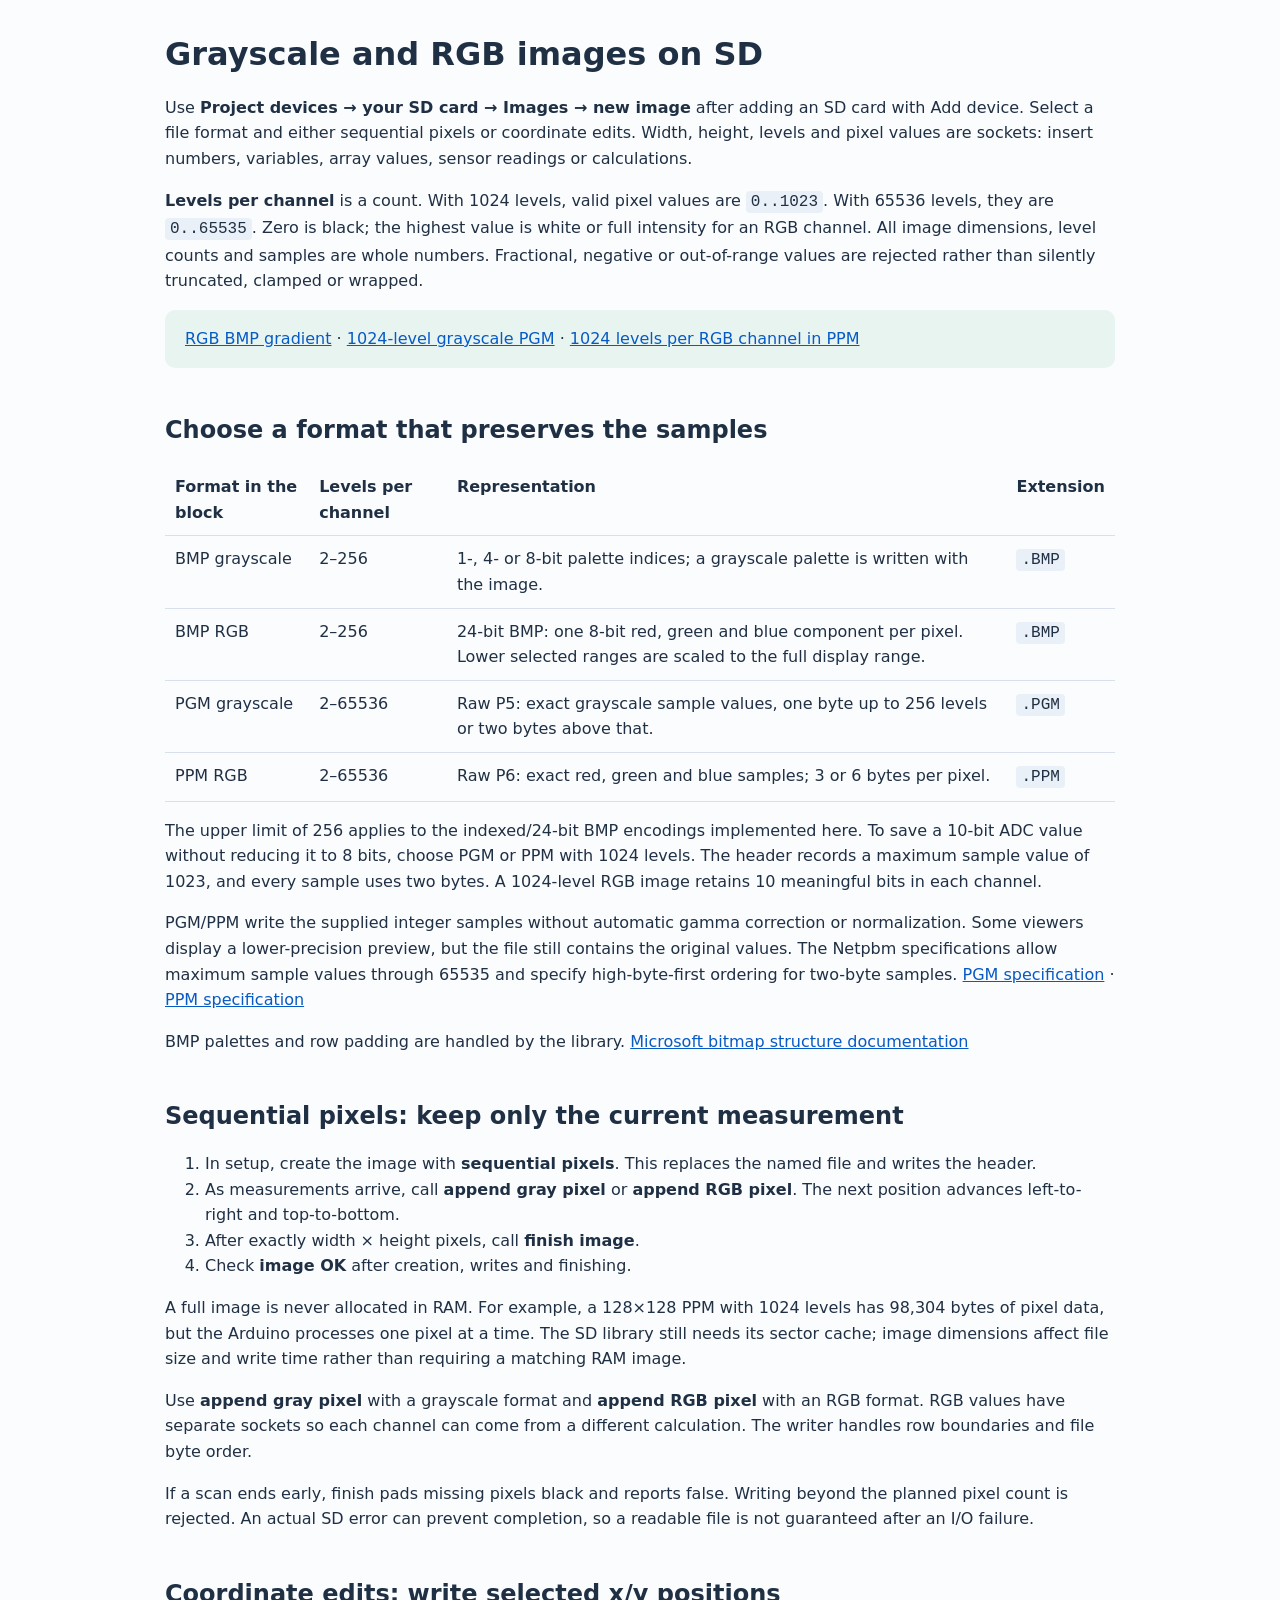
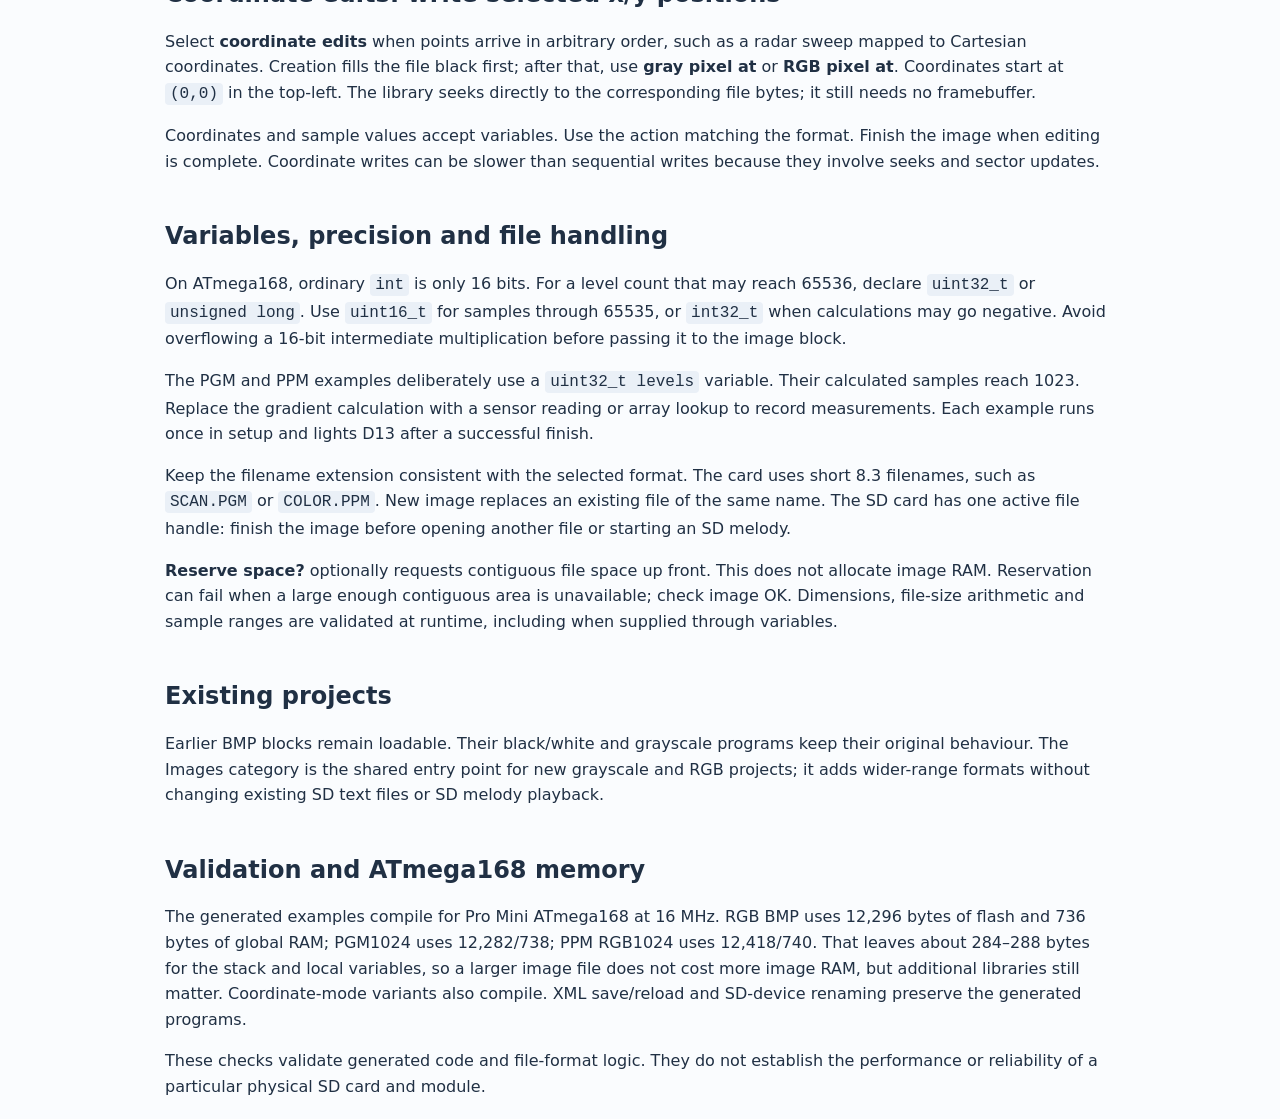
<file: blockly/apps/blocklyduino/examples/image-guide.html>
<!doctype html><html lang="en"><meta charset="utf-8"><meta name="viewport" content="width=device-width,initial-scale=1"><title>Image files — BlocklyDuino</title>
<style>body{font:16px/1.6 system-ui,sans-serif;max-width:950px;margin:35px auto;padding:0 20px;color:#203044;background:#fafcfe}h1,h2{line-height:1.2}h2{margin-top:2em}table{width:100%;border-collapse:collapse}td,th{text-align:left;padding:10px;border-bottom:1px solid #d8e1eb;vertical-align:top}code{background:#eaf0f7;padding:2px 5px;border-radius:4px}a{color:#075ac5}.box{padding:16px 20px;background:#e8f4ef;border-radius:10px}</style>
<h1>Grayscale and RGB images on SD</h1>
<p>Use <strong>Project devices → your SD card → Images → new image</strong> after adding an SD card with Add device. Select a file format and either sequential pixels or coordinate edits. Width, height, levels and pixel values are sockets: insert numbers, variables, array values, sensor readings or calculations.</p>
<p><strong>Levels per channel</strong> is a count. With 1024 levels, valid pixel values are <code>0..1023</code>. With 65536 levels, they are <code>0..65535</code>. Zero is black; the highest value is white or full intensity for an RGB channel. All image dimensions, level counts and samples are whole numbers. Fractional, negative or out-of-range values are rejected rather than silently truncated, clamped or wrapped.</p>
<div class="box"><a href="../index.html?url=examples/43-bmp-rgb.xml">RGB BMP gradient</a> · <a href="../index.html?url=examples/44-pgm-gray1024.xml">1024-level grayscale PGM</a> · <a href="../index.html?url=examples/45-ppm-rgb1024.xml">1024 levels per RGB channel in PPM</a></div>
<h2>Choose a format that preserves the samples</h2>
<table><tr><th>Format in the block</th><th>Levels per channel</th><th>Representation</th><th>Extension</th></tr>
<tr><td>BMP grayscale</td><td>2–256</td><td>1-, 4- or 8-bit palette indices; a grayscale palette is written with the image.</td><td><code>.BMP</code></td></tr>
<tr><td>BMP RGB</td><td>2–256</td><td>24-bit BMP: one 8-bit red, green and blue component per pixel. Lower selected ranges are scaled to the full display range.</td><td><code>.BMP</code></td></tr>
<tr><td>PGM grayscale</td><td>2–65536</td><td>Raw P5: exact grayscale sample values, one byte up to 256 levels or two bytes above that.</td><td><code>.PGM</code></td></tr>
<tr><td>PPM RGB</td><td>2–65536</td><td>Raw P6: exact red, green and blue samples; 3 or 6 bytes per pixel.</td><td><code>.PPM</code></td></tr></table>
<p>The upper limit of 256 applies to the indexed/24-bit BMP encodings implemented here. To save a 10-bit ADC value without reducing it to 8 bits, choose PGM or PPM with 1024 levels. The header records a maximum sample value of 1023, and every sample uses two bytes. A 1024-level RGB image retains 10 meaningful bits in each channel.</p>
<p>PGM/PPM write the supplied integer samples without automatic gamma correction or normalization. Some viewers display a lower-precision preview, but the file still contains the original values. The Netpbm specifications allow maximum sample values through 65535 and specify high-byte-first ordering for two-byte samples. <a href="https://netpbm.sourceforge.net/doc/pgm.html">PGM specification</a> · <a href="https://netpbm.sourceforge.net/doc/ppm.html">PPM specification</a></p>
<p>BMP palettes and row padding are handled by the library. <a href="https://learn.microsoft.com/en-us/windows/win32/gdi/bitmap-header-types">Microsoft bitmap structure documentation</a></p>
<h2>Sequential pixels: keep only the current measurement</h2>
<ol><li>In setup, create the image with <strong>sequential pixels</strong>. This replaces the named file and writes the header.</li><li>As measurements arrive, call <strong>append gray pixel</strong> or <strong>append RGB pixel</strong>. The next position advances left-to-right and top-to-bottom.</li><li>After exactly width × height pixels, call <strong>finish image</strong>.</li><li>Check <strong>image OK</strong> after creation, writes and finishing.</li></ol>
<p>A full image is never allocated in RAM. For example, a 128×128 PPM with 1024 levels has 98,304 bytes of pixel data, but the Arduino processes one pixel at a time. The SD library still needs its sector cache; image dimensions affect file size and write time rather than requiring a matching RAM image.</p>
<p>Use <strong>append gray pixel</strong> with a grayscale format and <strong>append RGB pixel</strong> with an RGB format. RGB values have separate sockets so each channel can come from a different calculation. The writer handles row boundaries and file byte order.</p>
<p>If a scan ends early, finish pads missing pixels black and reports false. Writing beyond the planned pixel count is rejected. An actual SD error can prevent completion, so a readable file is not guaranteed after an I/O failure.</p>
<h2>Coordinate edits: write selected x/y positions</h2>
<p>Select <strong>coordinate edits</strong> when points arrive in arbitrary order, such as a radar sweep mapped to Cartesian coordinates. Creation fills the file black first; after that, use <strong>gray pixel at</strong> or <strong>RGB pixel at</strong>. Coordinates start at <code>(0,0)</code> in the top-left. The library seeks directly to the corresponding file bytes; it still needs no framebuffer.</p>
<p>Coordinates and sample values accept variables. Use the action matching the format. Finish the image when editing is complete. Coordinate writes can be slower than sequential writes because they involve seeks and sector updates.</p>
<h2>Variables, precision and file handling</h2>
<p>On ATmega168, ordinary <code>int</code> is only 16 bits. For a level count that may reach 65536, declare <code>uint32_t</code> or <code>unsigned long</code>. Use <code>uint16_t</code> for samples through 65535, or <code>int32_t</code> when calculations may go negative. Avoid overflowing a 16-bit intermediate multiplication before passing it to the image block.</p>
<p>The PGM and PPM examples deliberately use a <code>uint32_t levels</code> variable. Their calculated samples reach 1023. Replace the gradient calculation with a sensor reading or array lookup to record measurements. Each example runs once in setup and lights D13 after a successful finish.</p>
<p>Keep the filename extension consistent with the selected format. The card uses short 8.3 filenames, such as <code>SCAN.PGM</code> or <code>COLOR.PPM</code>. New image replaces an existing file of the same name. The SD card has one active file handle: finish the image before opening another file or starting an SD melody.</p>
<p><strong>Reserve space?</strong> optionally requests contiguous file space up front. This does not allocate image RAM. Reservation can fail when a large enough contiguous area is unavailable; check image OK. Dimensions, file-size arithmetic and sample ranges are validated at runtime, including when supplied through variables.</p>
<h2>Existing projects</h2>
<p>Earlier BMP blocks remain loadable. Their black/white and grayscale programs keep their original behaviour. The Images category is the shared entry point for new grayscale and RGB projects; it adds wider-range formats without changing existing SD text files or SD melody playback.</p>
<h2>Validation and ATmega168 memory</h2>
<p>The generated examples compile for Pro Mini ATmega168 at 16 MHz. RGB BMP uses 12,296 bytes of flash and 736 bytes of global RAM; PGM1024 uses 12,282/738; PPM RGB1024 uses 12,418/740. That leaves about 284–288 bytes for the stack and local variables, so a larger image file does not cost more image RAM, but additional libraries still matter. Coordinate-mode variants also compile. XML save/reload and SD-device renaming preserve the generated programs.</p>
<p>These checks validate generated code and file-format logic. They do not establish the performance or reliability of a particular physical SD card and module.</p>
</html>
</file>
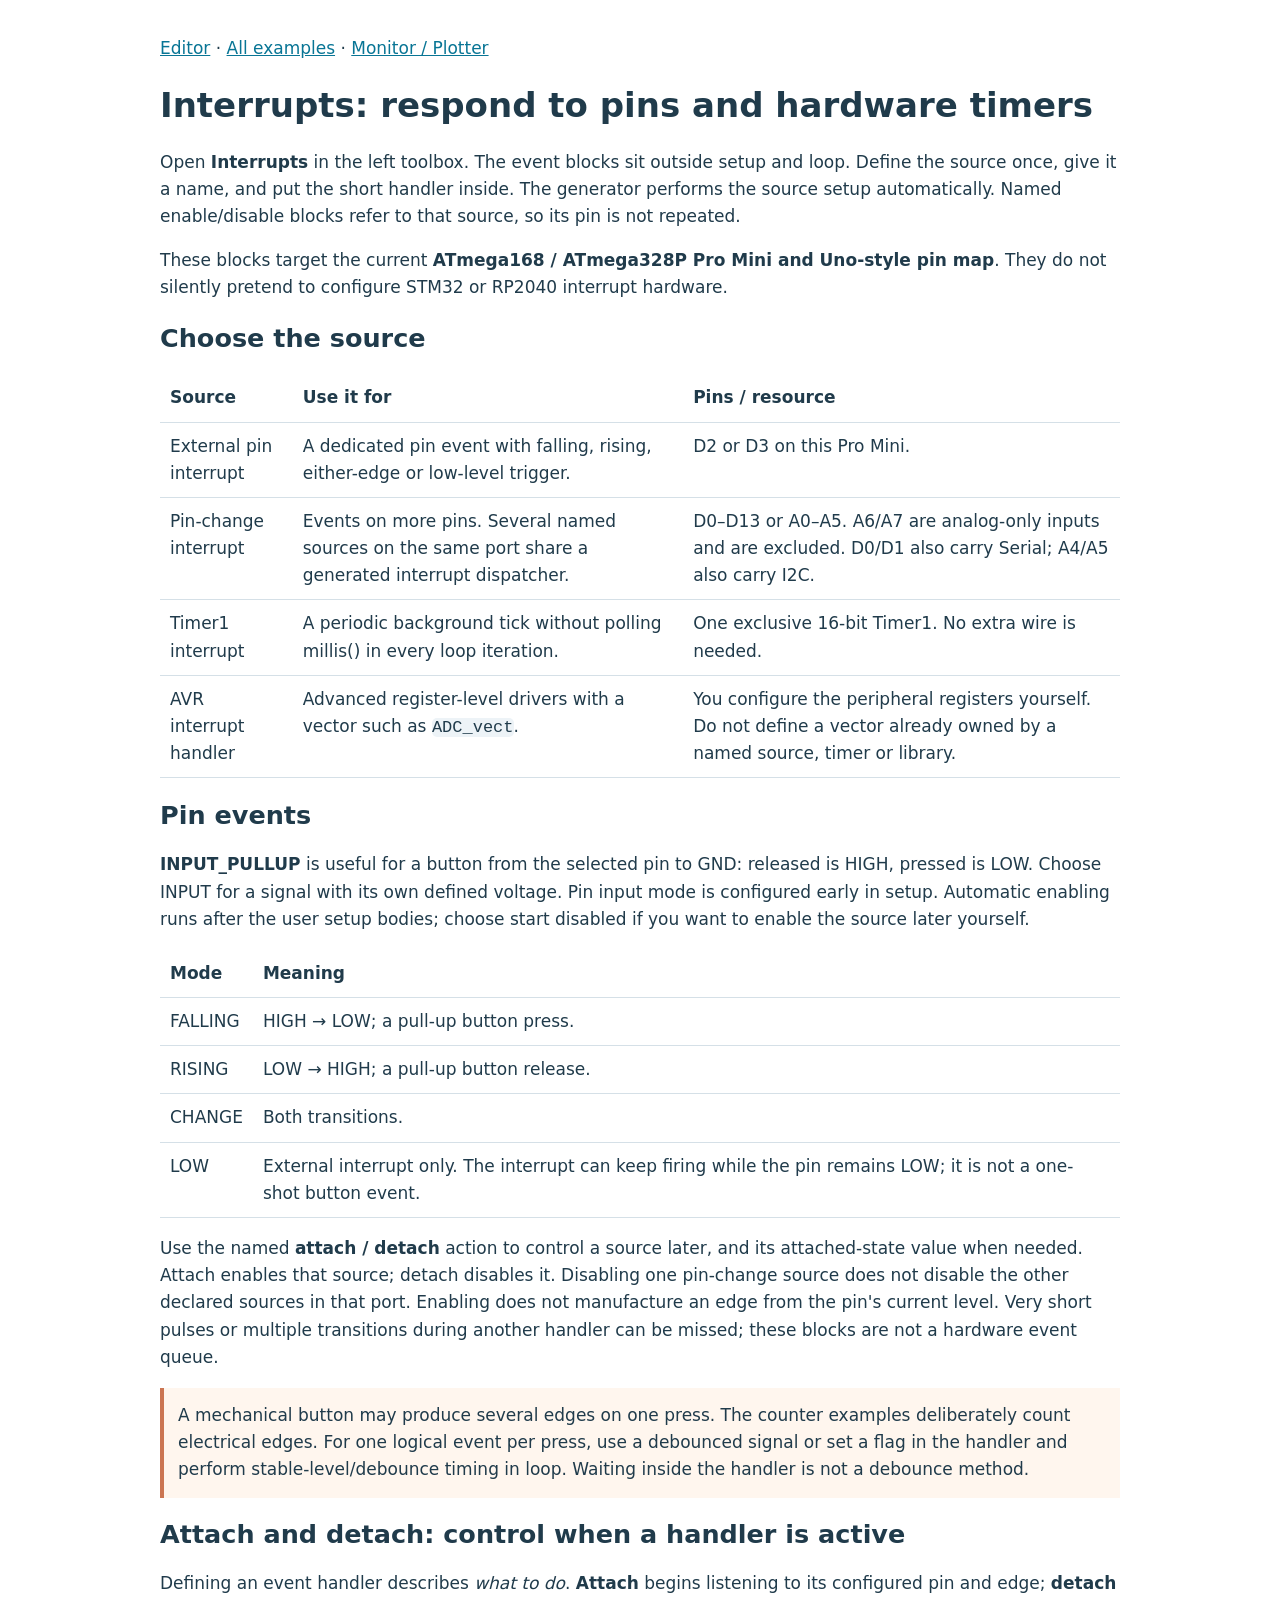
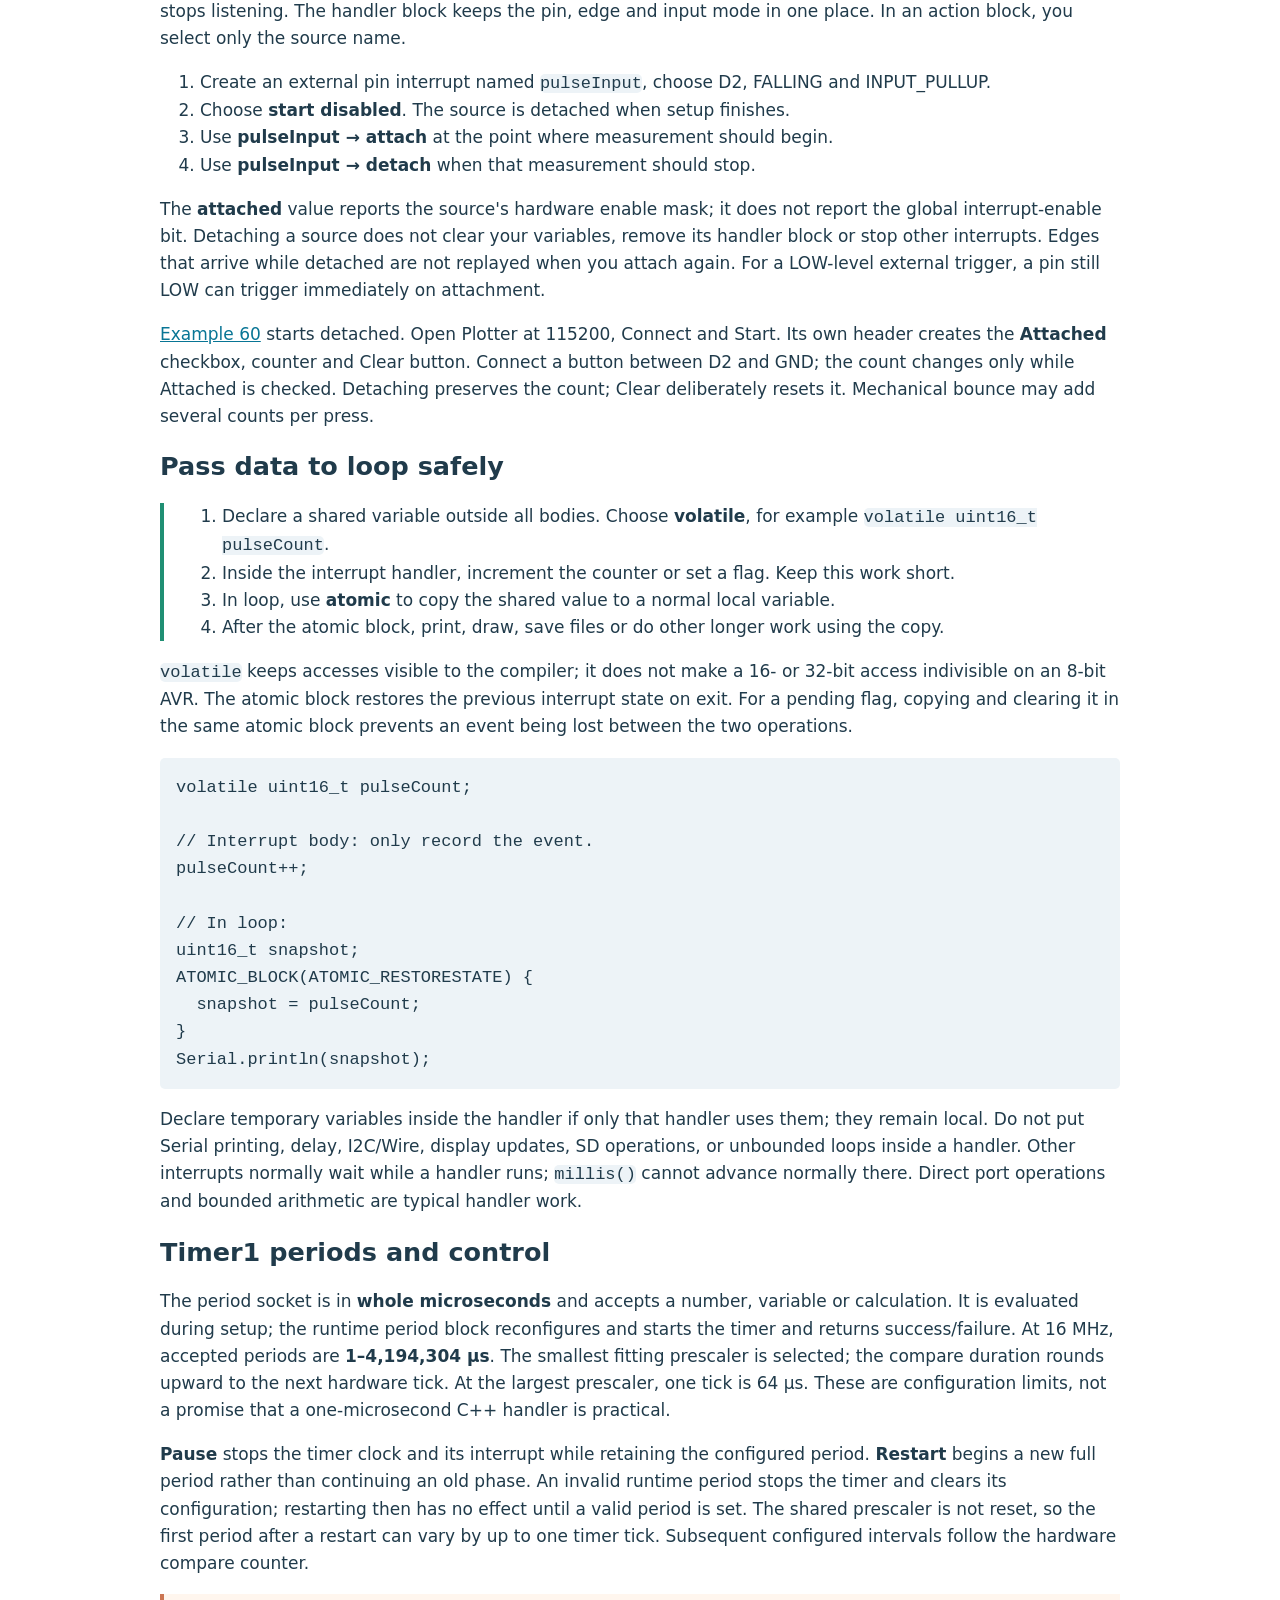
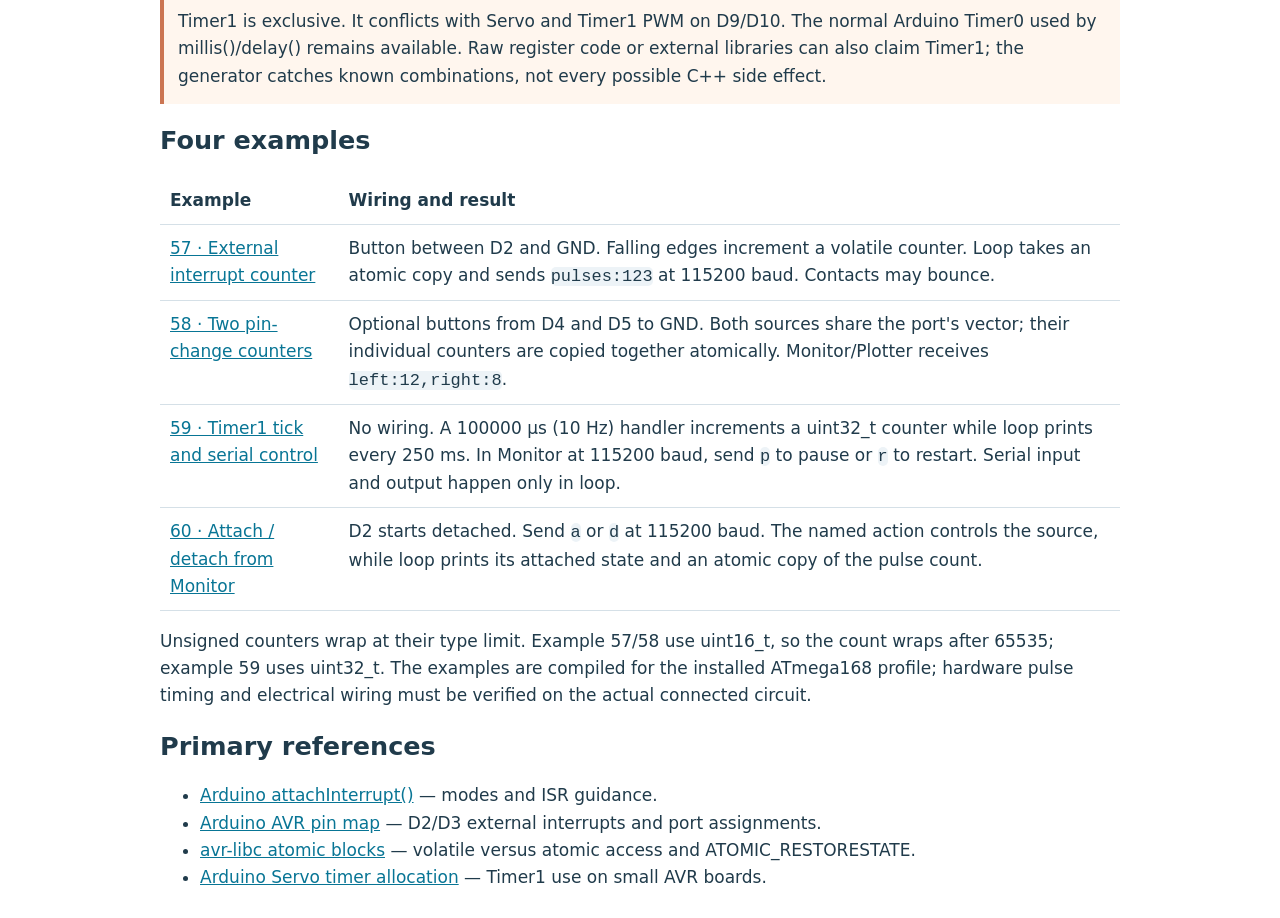
<file: blockly/apps/blocklyduino/examples/interrupt-guide.html>
<!doctype html><html lang="en"><meta charset="utf-8"><meta name="viewport" content="width=device-width,initial-scale=1"><title>Interrupts · BlocklyDuino</title><style>body{font:17px/1.6 system-ui;color:#203b4b;max-width:960px;margin:35px auto;padding:0 20px}h1,h2{line-height:1.2}a{color:#087595}code,pre{background:#edf3f7;border-radius:5px}pre{padding:16px;white-space:pre-wrap}table{border-collapse:collapse;width:100%}th,td{text-align:left;vertical-align:top;padding:10px;border-bottom:1px solid #d5e0e7}.note{padding:14px;border-left:4px solid #cb7552;background:#fff6ee}.steps{border-left:4px solid #208f73;padding-left:18px}</style><a href="../index.html">Editor</a> · <a href="guide.html">All examples</a> · <a href="serial-guide.html">Monitor / Plotter</a><h1>Interrupts: respond to pins and hardware timers</h1><p>Open <strong>Interrupts</strong> in the left toolbox. The event blocks sit outside setup and loop. Define the source once, give it a name, and put the short handler inside. The generator performs the source setup automatically. Named enable/disable blocks refer to that source, so its pin is not repeated.</p><p>These blocks target the current <strong>ATmega168 / ATmega328P Pro Mini and Uno-style pin map</strong>. They do not silently pretend to configure STM32 or RP2040 interrupt hardware.</p><h2>Choose the source</h2><table><tr><th>Source</th><th>Use it for</th><th>Pins / resource</th></tr><tr><td>External pin interrupt</td><td>A dedicated pin event with falling, rising, either-edge or low-level trigger.</td><td>D2 or D3 on this Pro Mini.</td></tr><tr><td>Pin-change interrupt</td><td>Events on more pins. Several named sources on the same port share a generated interrupt dispatcher.</td><td>D0–D13 or A0–A5. A6/A7 are analog-only inputs and are excluded. D0/D1 also carry Serial; A4/A5 also carry I2C.</td></tr><tr><td>Timer1 interrupt</td><td>A periodic background tick without polling millis() in every loop iteration.</td><td>One exclusive 16-bit Timer1. No extra wire is needed.</td></tr><tr><td>AVR interrupt handler</td><td>Advanced register-level drivers with a vector such as <code>ADC_vect</code>.</td><td>You configure the peripheral registers yourself. Do not define a vector already owned by a named source, timer or library.</td></tr></table><h2>Pin events</h2><p><strong>INPUT_PULLUP</strong> is useful for a button from the selected pin to GND: released is HIGH, pressed is LOW. Choose INPUT for a signal with its own defined voltage. Pin input mode is configured early in setup. Automatic enabling runs after the user setup bodies; choose start disabled if you want to enable the source later yourself.</p><table><tr><th>Mode</th><th>Meaning</th></tr><tr><td>FALLING</td><td>HIGH → LOW; a pull-up button press.</td></tr><tr><td>RISING</td><td>LOW → HIGH; a pull-up button release.</td></tr><tr><td>CHANGE</td><td>Both transitions.</td></tr><tr><td>LOW</td><td>External interrupt only. The interrupt can keep firing while the pin remains LOW; it is not a one-shot button event.</td></tr></table><p>Use the named <strong>attach / detach</strong> action to control a source later, and its attached-state value when needed. Attach enables that source; detach disables it. Disabling one pin-change source does not disable the other declared sources in that port. Enabling does not manufacture an edge from the pin's current level. Very short pulses or multiple transitions during another handler can be missed; these blocks are not a hardware event queue.</p><p class="note">A mechanical button may produce several edges on one press. The counter examples deliberately count electrical edges. For one logical event per press, use a debounced signal or set a flag in the handler and perform stable-level/debounce timing in loop. Waiting inside the handler is not a debounce method.</p><h2>Attach and detach: control when a handler is active</h2><p>Defining an event handler describes <em>what to do</em>. <strong>Attach</strong> begins listening to its configured pin and edge; <strong>detach</strong> stops listening. The handler block keeps the pin, edge and input mode in one place. In an action block, you select only the source name.</p><ol><li>Create an external pin interrupt named <code>pulseInput</code>, choose D2, FALLING and INPUT_PULLUP.</li><li>Choose <strong>start disabled</strong>. The source is detached when setup finishes.</li><li>Use <strong>pulseInput → attach</strong> at the point where measurement should begin.</li><li>Use <strong>pulseInput → detach</strong> when that measurement should stop.</li></ol><p>The <strong>attached</strong> value reports the source's hardware enable mask; it does not report the global interrupt-enable bit. Detaching a source does not clear your variables, remove its handler block or stop other interrupts. Edges that arrive while detached are not replayed when you attach again. For a LOW-level external trigger, a pin still LOW can trigger immediately on attachment.</p><p><a href="../index.html?url=examples/60-interrupt-attach-detach.xml">Example 60</a> starts detached. Open Plotter at 115200, Connect and Start. Its own header creates the <strong>Attached</strong> checkbox, counter and Clear button. Connect a button between D2 and GND; the count changes only while Attached is checked. Detaching preserves the count; Clear deliberately resets it. Mechanical bounce may add several counts per press.</p><h2>Pass data to loop safely</h2><div class="steps"><ol><li>Declare a shared variable outside all bodies. Choose <strong>volatile</strong>, for example <code>volatile uint16_t pulseCount</code>.</li><li>Inside the interrupt handler, increment the counter or set a flag. Keep this work short.</li><li>In loop, use <strong>atomic</strong> to copy the shared value to a normal local variable.</li><li>After the atomic block, print, draw, save files or do other longer work using the copy.</li></ol></div><p><code>volatile</code> keeps accesses visible to the compiler; it does not make a 16- or 32-bit access indivisible on an 8-bit AVR. The atomic block restores the previous interrupt state on exit. For a pending flag, copying and clearing it in the same atomic block prevents an event being lost between the two operations.</p><pre>volatile uint16_t pulseCount;

// Interrupt body: only record the event.
pulseCount++;

// In loop:
uint16_t snapshot;
ATOMIC_BLOCK(ATOMIC_RESTORESTATE) {
  snapshot = pulseCount;
}
Serial.println(snapshot);</pre><p>Declare temporary variables inside the handler if only that handler uses them; they remain local. Do not put Serial printing, delay, I2C/Wire, display updates, SD operations, or unbounded loops inside a handler. Other interrupts normally wait while a handler runs; <code>millis()</code> cannot advance normally there. Direct port operations and bounded arithmetic are typical handler work.</p><h2>Timer1 periods and control</h2><p>The period socket is in <strong>whole microseconds</strong> and accepts a number, variable or calculation. It is evaluated during setup; the runtime period block reconfigures and starts the timer and returns success/failure. At 16 MHz, accepted periods are <strong>1–4,194,304 µs</strong>. The smallest fitting prescaler is selected; the compare duration rounds upward to the next hardware tick. At the largest prescaler, one tick is 64 µs. These are configuration limits, not a promise that a one-microsecond C++ handler is practical.</p><p><strong>Pause</strong> stops the timer clock and its interrupt while retaining the configured period. <strong>Restart</strong> begins a new full period rather than continuing an old phase. An invalid runtime period stops the timer and clears its configuration; restarting then has no effect until a valid period is set. The shared prescaler is not reset, so the first period after a restart can vary by up to one timer tick. Subsequent configured intervals follow the hardware compare counter.</p><p class="note">Timer1 is exclusive. It conflicts with Servo and Timer1 PWM on D9/D10. The normal Arduino Timer0 used by millis()/delay() remains available. Raw register code or external libraries can also claim Timer1; the generator catches known combinations, not every possible C++ side effect.</p><h2>Four examples</h2><table><tr><th>Example</th><th>Wiring and result</th></tr><tr><td><a href="../index.html?url=examples/57-external-interrupt.xml">57 · External interrupt counter</a></td><td>Button between D2 and GND. Falling edges increment a volatile counter. Loop takes an atomic copy and sends <code>pulses:123</code> at 115200 baud. Contacts may bounce.</td></tr><tr><td><a href="../index.html?url=examples/58-pin-change-interrupt.xml">58 · Two pin-change counters</a></td><td>Optional buttons from D4 and D5 to GND. Both sources share the port's vector; their individual counters are copied together atomically. Monitor/Plotter receives <code>left:12,right:8</code>.</td></tr><tr><td><a href="../index.html?url=examples/59-timer-interrupt.xml">59 · Timer1 tick and serial control</a></td><td>No wiring. A 100000 µs (10 Hz) handler increments a uint32_t counter while loop prints every 250 ms. In Monitor at 115200 baud, send <code>p</code> to pause or <code>r</code> to restart. Serial input and output happen only in loop.</td></tr><tr><td><a href="../index.html?url=examples/60-interrupt-attach-detach.xml">60 · Attach / detach from Monitor</a></td><td>D2 starts detached. Send <code>a</code> or <code>d</code> at 115200 baud. The named action controls the source, while loop prints its attached state and an atomic copy of the pulse count.</td></tr></table><p>Unsigned counters wrap at their type limit. Example 57/58 use uint16_t, so the count wraps after 65535; example 59 uses uint32_t. The examples are compiled for the installed ATmega168 profile; hardware pulse timing and electrical wiring must be verified on the actual connected circuit.</p><h2>Primary references</h2><ul><li><a href="https://docs.arduino.cc/language-reference/en/functions/external-interrupts/attachInterrupt/">Arduino attachInterrupt()</a> — modes and ISR guidance.</li><li><a href="https://github.com/arduino/ArduinoCore-avr/blob/master/variants/standard/pins_arduino.h">Arduino AVR pin map</a> — D2/D3 external interrupts and port assignments.</li><li><a href="https://www.nongnu.org/avr-libc/user-manual/group__util__atomic.html">avr-libc atomic blocks</a> — volatile versus atomic access and ATOMIC_RESTORESTATE.</li><li><a href="https://github.com/arduino-libraries/Servo/blob/master/src/avr/ServoTimers.h">Arduino Servo timer allocation</a> — Timer1 use on small AVR boards.</li></ul></html>
</file>
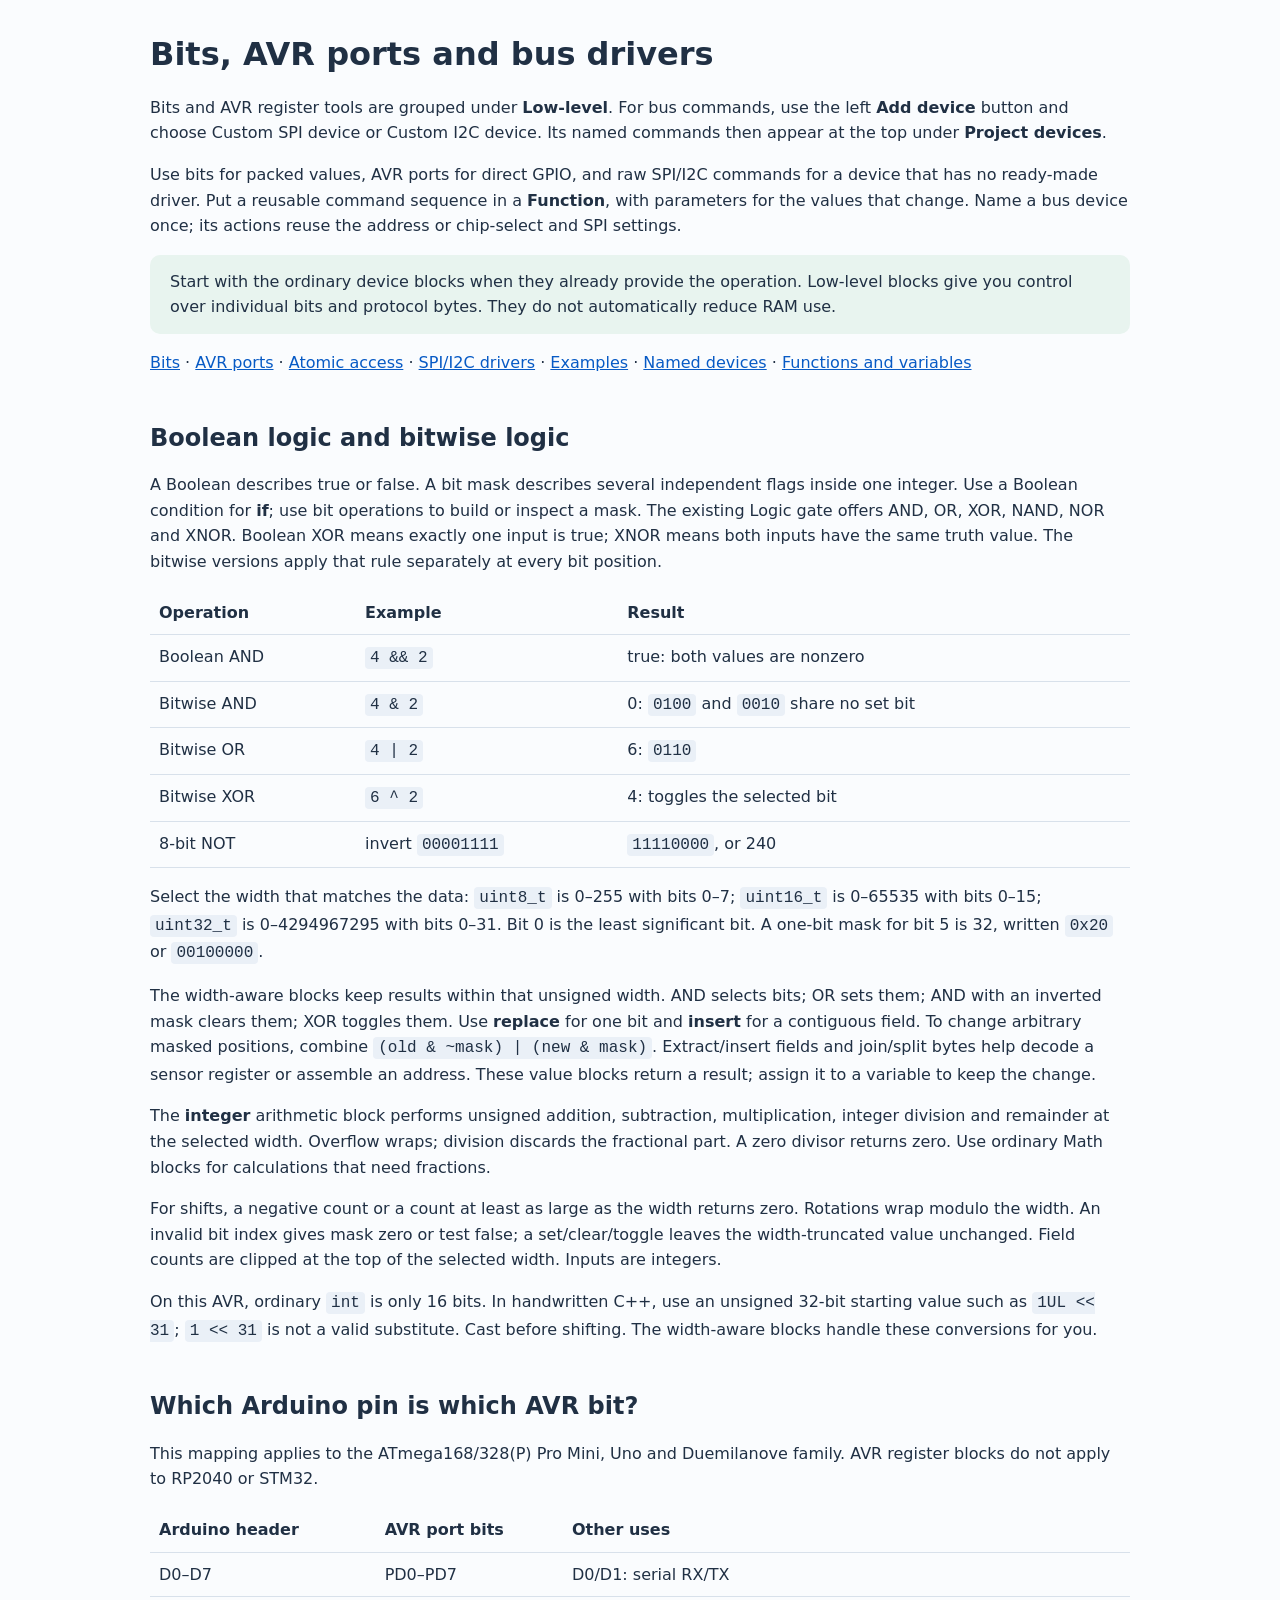
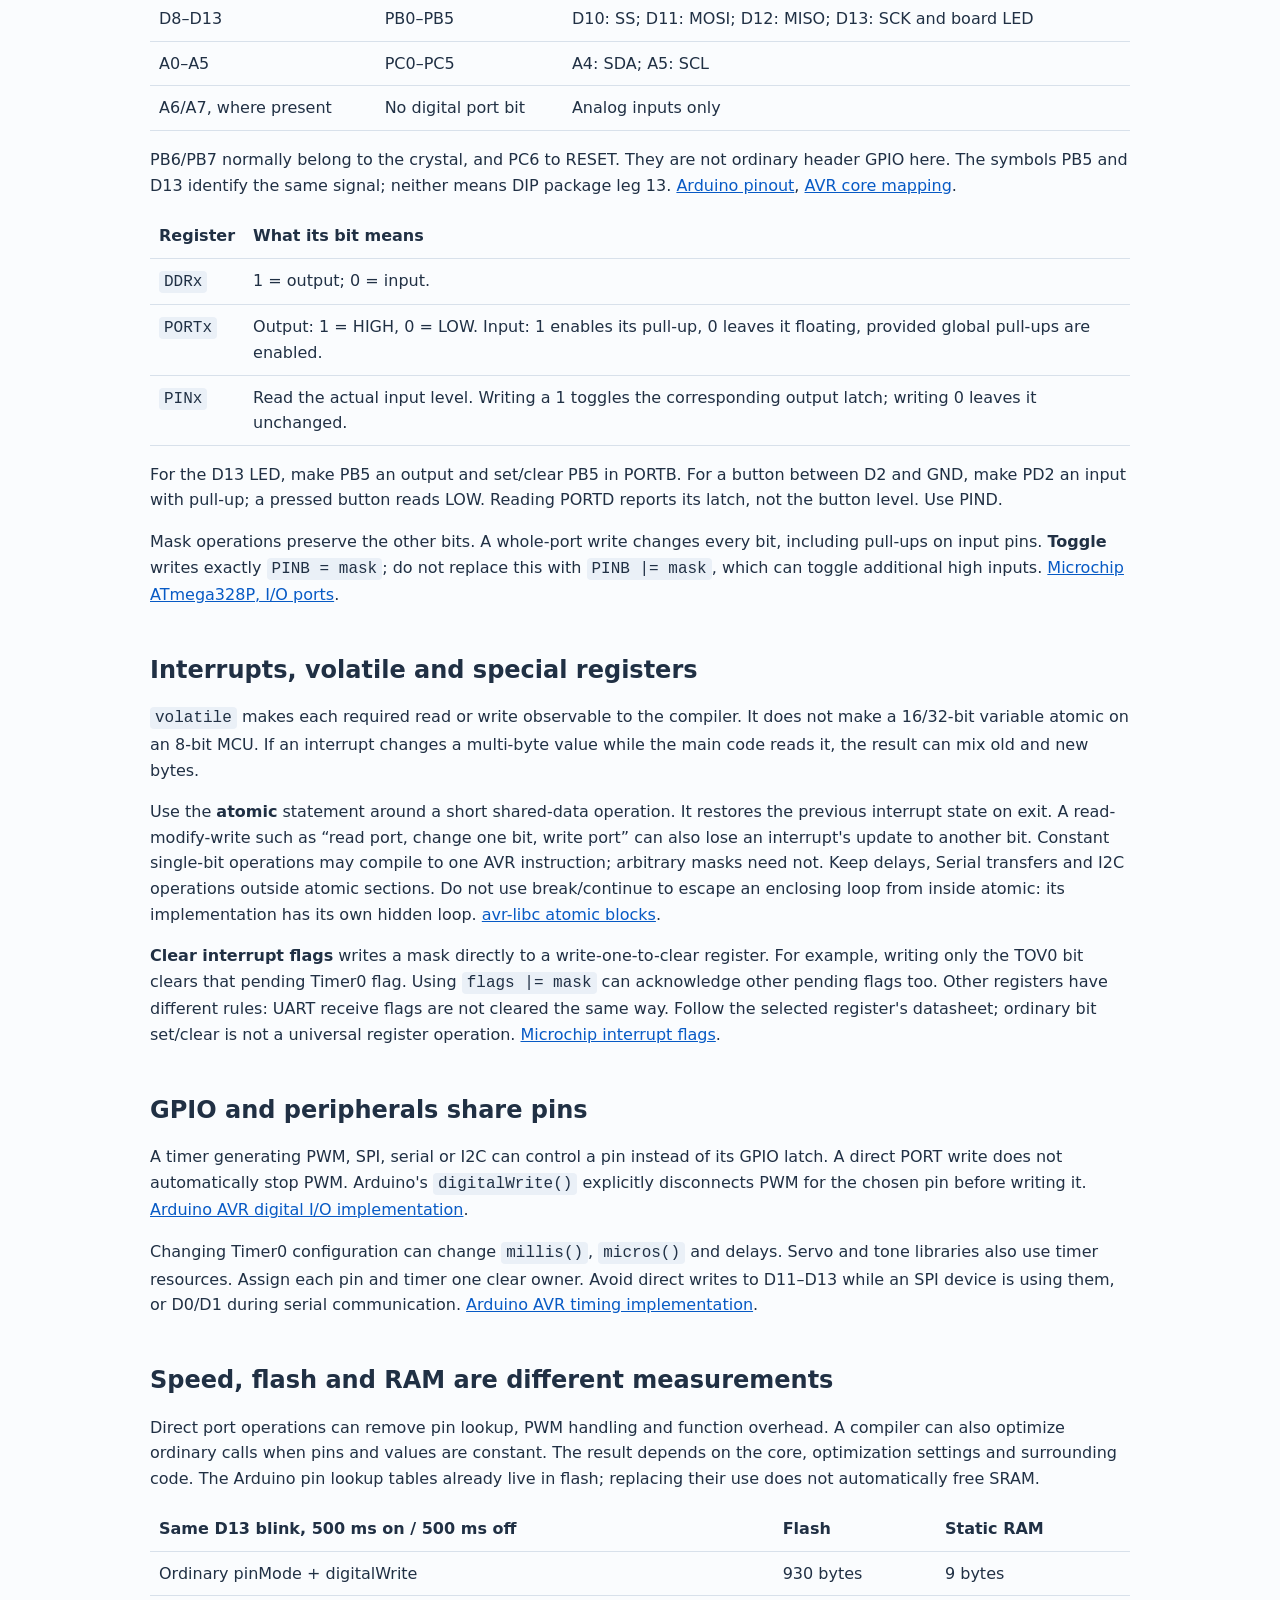
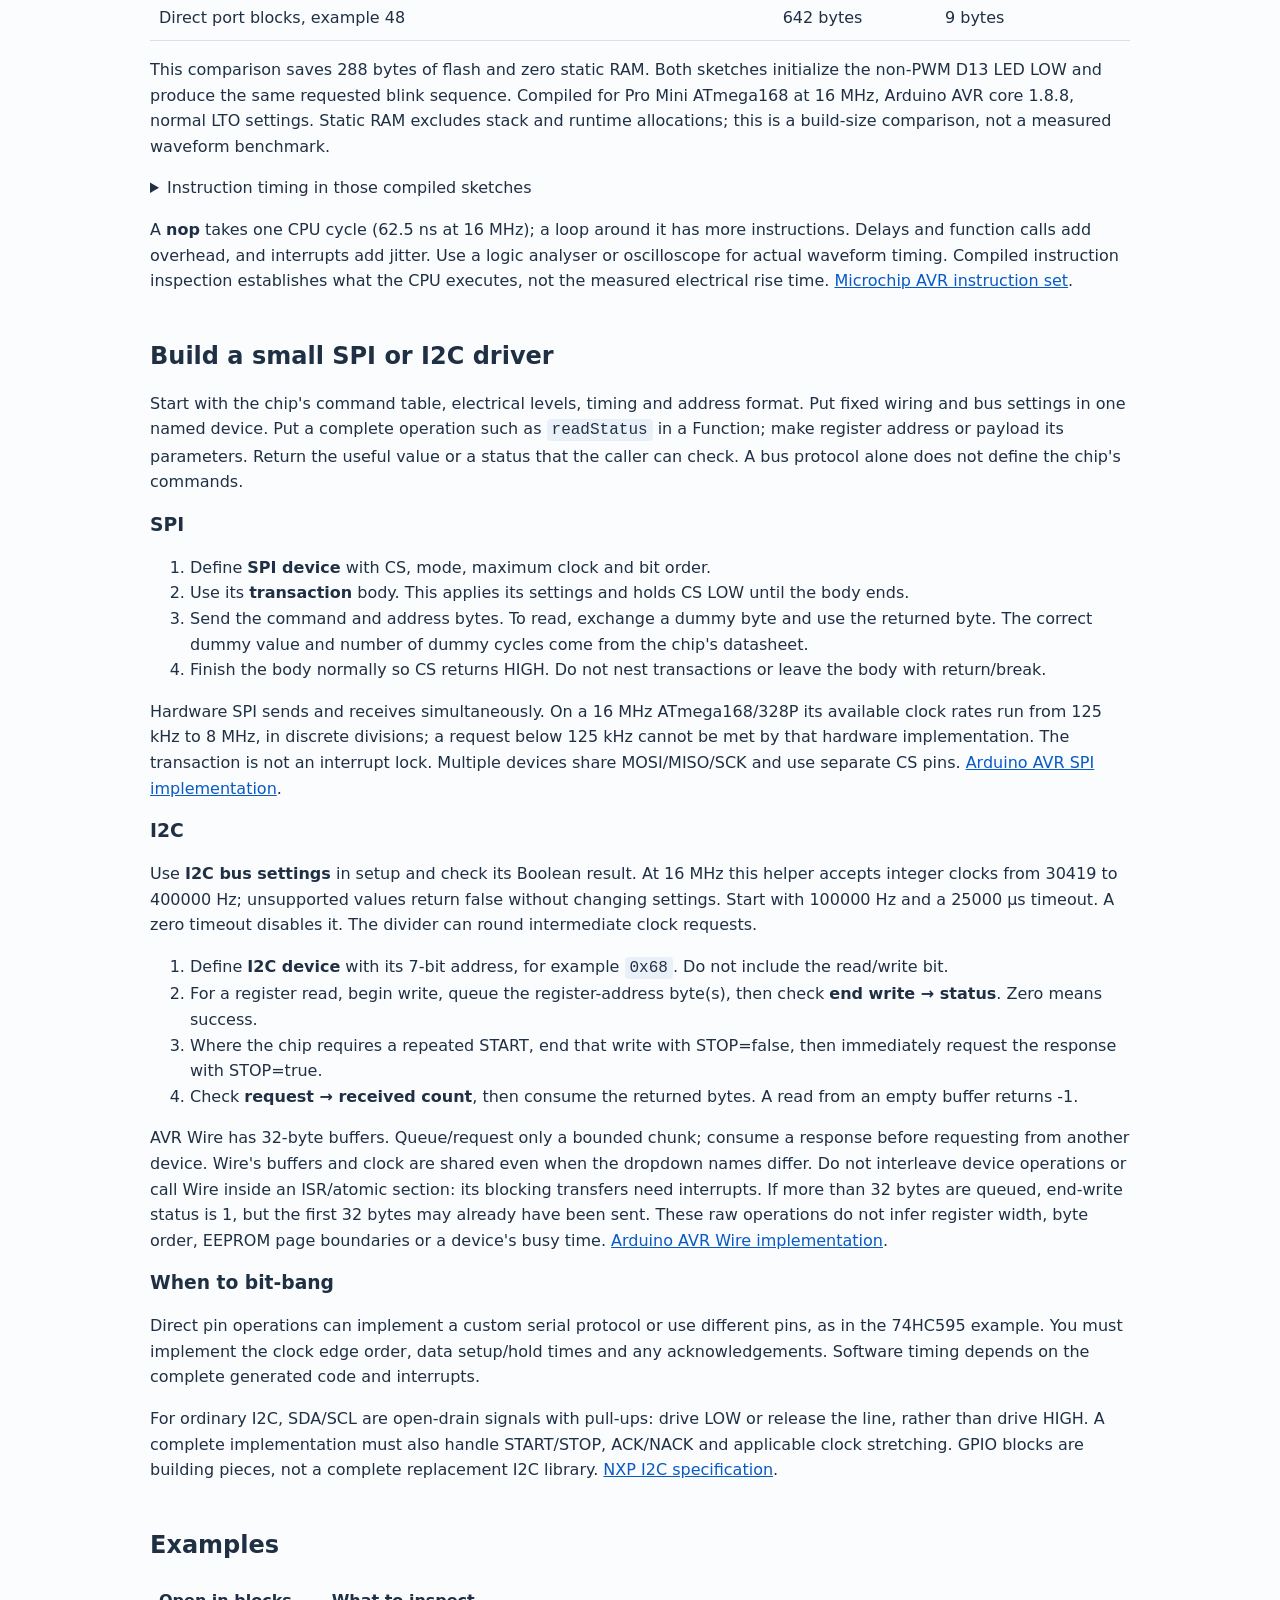
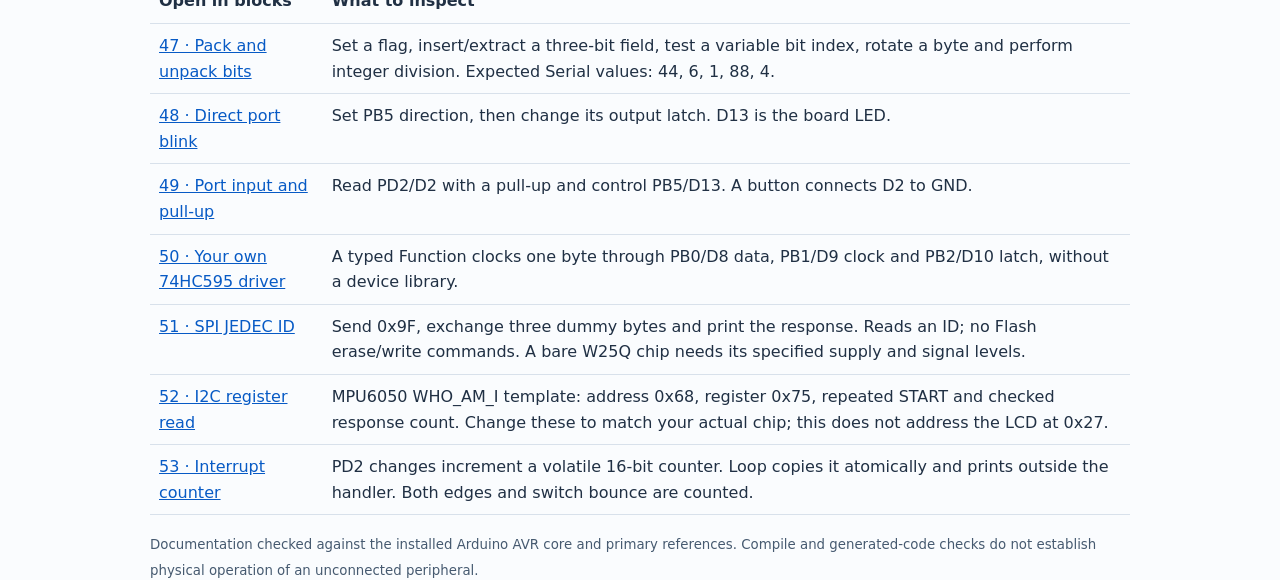
<file: blockly/apps/blocklyduino/examples/low-level-guide.html>
<!doctype html>
<html lang="en"><head><meta charset="utf-8"><meta name="viewport" content="width=device-width,initial-scale=1">
<title>Bits, AVR ports and bus drivers — BlocklyDuino</title>
<style>body{font:16px/1.6 system-ui,sans-serif;max-width:980px;margin:35px auto;padding:0 20px;color:#203044;background:#fafcfe}h1,h2,h3{line-height:1.2}h2{margin-top:2em}table{width:100%;border-collapse:collapse}td,th{text-align:left;padding:9px;border-bottom:1px solid #d8e1eb;vertical-align:top}code{background:#eaf0f7;padding:2px 5px;border-radius:4px}pre{overflow:auto;background:#eaf0f7;padding:15px;border-radius:8px}pre code{padding:0}a{color:#075ac5}.box{padding:14px 20px;background:#e8f4ef;border-radius:10px}.note{padding:12px 18px;background:#fff1d7;border-radius:8px}small{color:#465a70}.scroll{overflow-x:auto}</style></head><body>
<h1>Bits, AVR ports and bus drivers</h1><p>Bits and AVR register tools are grouped under <strong>Low-level</strong>. For bus commands, use the left <strong>Add device</strong> button and choose Custom SPI device or Custom I2C device. Its named commands then appear at the top under <strong>Project devices</strong>.</p>
<p>Use bits for packed values, AVR ports for direct GPIO, and raw SPI/I2C commands for a device that has no ready-made driver. Put a reusable command sequence in a <strong>Function</strong>, with parameters for the values that change. Name a bus device once; its actions reuse the address or chip-select and SPI settings.</p>
<div class="box">Start with the ordinary device blocks when they already provide the operation. Low-level blocks give you control over individual bits and protocol bytes. They do not automatically reduce RAM use.</div>
<nav><p><a href="#bits">Bits</a> · <a href="#ports">AVR ports</a> · <a href="#atomic">Atomic access</a> · <a href="#drivers">SPI/I2C drivers</a> · <a href="#examples">Examples</a> · <a href="device-guide.html">Named devices</a> · <a href="guide.html">Functions and variables</a></p></nav>
<h2 id="bits">Boolean logic and bitwise logic</h2>
<p>A Boolean describes true or false. A bit mask describes several independent flags inside one integer. Use a Boolean condition for <strong>if</strong>; use bit operations to build or inspect a mask. The existing Logic gate offers AND, OR, XOR, NAND, NOR and XNOR. Boolean XOR means exactly one input is true; XNOR means both inputs have the same truth value. The bitwise versions apply that rule separately at every bit position.</p>
<table><thead><tr><th>Operation</th><th>Example</th><th>Result</th></tr></thead><tbody>
<tr><td>Boolean AND</td><td><code>4 &amp;&amp; 2</code></td><td>true: both values are nonzero</td></tr>
<tr><td>Bitwise AND</td><td><code>4 &amp; 2</code></td><td>0: <code>0100</code> and <code>0010</code> share no set bit</td></tr>
<tr><td>Bitwise OR</td><td><code>4 | 2</code></td><td>6: <code>0110</code></td></tr>
<tr><td>Bitwise XOR</td><td><code>6 ^ 2</code></td><td>4: toggles the selected bit</td></tr>
<tr><td>8-bit NOT</td><td>invert <code>00001111</code></td><td><code>11110000</code>, or 240</td></tr>
</tbody></table>
<p>Select the width that matches the data: <code>uint8_t</code> is 0–255 with bits 0–7; <code>uint16_t</code> is 0–65535 with bits 0–15; <code>uint32_t</code> is 0–4294967295 with bits 0–31. Bit 0 is the least significant bit. A one-bit mask for bit 5 is 32, written <code>0x20</code> or <code>00100000</code>.</p>
<p>The width-aware blocks keep results within that unsigned width. AND selects bits; OR sets them; AND with an inverted mask clears them; XOR toggles them. Use <strong>replace</strong> for one bit and <strong>insert</strong> for a contiguous field. To change arbitrary masked positions, combine <code>(old &amp; ~mask) | (new &amp; mask)</code>. Extract/insert fields and join/split bytes help decode a sensor register or assemble an address. These value blocks return a result; assign it to a variable to keep the change.</p>
<p>The <strong>integer</strong> arithmetic block performs unsigned addition, subtraction, multiplication, integer division and remainder at the selected width. Overflow wraps; division discards the fractional part. A zero divisor returns zero. Use ordinary Math blocks for calculations that need fractions.</p>
<p>For shifts, a negative count or a count at least as large as the width returns zero. Rotations wrap modulo the width. An invalid bit index gives mask zero or test false; a set/clear/toggle leaves the width-truncated value unchanged. Field counts are clipped at the top of the selected width. Inputs are integers.</p>
<p>On this AVR, ordinary <code>int</code> is only 16 bits. In handwritten C++, use an unsigned 32-bit starting value such as <code>1UL &lt;&lt; 31</code>; <code>1 &lt;&lt; 31</code> is not a valid substitute. Cast before shifting. The width-aware blocks handle these conversions for you.</p>
<h2 id="ports">Which Arduino pin is which AVR bit?</h2>
<p>This mapping applies to the ATmega168/328(P) Pro Mini, Uno and Duemilanove family. AVR register blocks do not apply to RP2040 or STM32.</p>
<table><thead><tr><th>Arduino header</th><th>AVR port bits</th><th>Other uses</th></tr></thead><tbody>
<tr><td>D0–D7</td><td>PD0–PD7</td><td>D0/D1: serial RX/TX</td></tr>
<tr><td>D8–D13</td><td>PB0–PB5</td><td>D10: SS; D11: MOSI; D12: MISO; D13: SCK and board LED</td></tr>
<tr><td>A0–A5</td><td>PC0–PC5</td><td>A4: SDA; A5: SCL</td></tr>
<tr><td>A6/A7, where present</td><td>No digital port bit</td><td>Analog inputs only</td></tr>
</tbody></table>
<p>PB6/PB7 normally belong to the crystal, and PC6 to RESET. They are not ordinary header GPIO here. The symbols PB5 and D13 identify the same signal; neither means DIP package leg 13. <a href="https://content.arduino.cc/assets/Pinout-UNOrev3_latest.pdf">Arduino pinout</a>, <a href="https://github.com/arduino/ArduinoCore-avr/blob/master/variants/standard/pins_arduino.h">AVR core mapping</a>.</p>
<table><thead><tr><th>Register</th><th>What its bit means</th></tr></thead><tbody>
<tr><td><code>DDRx</code></td><td>1 = output; 0 = input.</td></tr>
<tr><td><code>PORTx</code></td><td>Output: 1 = HIGH, 0 = LOW. Input: 1 enables its pull-up, 0 leaves it floating, provided global pull-ups are enabled.</td></tr>
<tr><td><code>PINx</code></td><td>Read the actual input level. Writing a 1 toggles the corresponding output latch; writing 0 leaves it unchanged.</td></tr>
</tbody></table>
<p>For the D13 LED, make PB5 an output and set/clear PB5 in PORTB. For a button between D2 and GND, make PD2 an input with pull-up; a pressed button reads LOW. Reading PORTD reports its latch, not the button level. Use PIND.</p>
<p>Mask operations preserve the other bits. A whole-port write changes every bit, including pull-ups on input pins. <strong>Toggle</strong> writes exactly <code>PINB = mask</code>; do not replace this with <code>PINB |= mask</code>, which can toggle additional high inputs. <a href="https://ww1.microchip.com/downloads/en/devicedoc/atmel-7810-automotive-microcontrollers-atmega328p_datasheet.pdf">Microchip ATmega328P, I/O ports</a>.</p>
<h2 id="atomic">Interrupts, volatile and special registers</h2>
<p><code>volatile</code> makes each required read or write observable to the compiler. It does not make a 16/32-bit variable atomic on an 8-bit MCU. If an interrupt changes a multi-byte value while the main code reads it, the result can mix old and new bytes.</p>
<p>Use the <strong>atomic</strong> statement around a short shared-data operation. It restores the previous interrupt state on exit. A read-modify-write such as “read port, change one bit, write port” can also lose an interrupt's update to another bit. Constant single-bit operations may compile to one AVR instruction; arbitrary masks need not. Keep delays, Serial transfers and I2C operations outside atomic sections. Do not use break/continue to escape an enclosing loop from inside atomic: its implementation has its own hidden loop. <a href="https://avrdudes.github.io/avr-libc/avr-libc-user-manual/group__util__atomic.html">avr-libc atomic blocks</a>.</p>
<p><strong>Clear interrupt flags</strong> writes a mask directly to a write-one-to-clear register. For example, writing only the TOV0 bit clears that pending Timer0 flag. Using <code>flags |= mask</code> can acknowledge other pending flags too. Other registers have different rules: UART receive flags are not cleared the same way. Follow the selected register's datasheet; ordinary bit set/clear is not a universal register operation. <a href="https://developerhelp.microchip.com/xwiki/bin/view/products/mcu-mpu/8-bit-avr/peripherals/interrupts/mega-overview/">Microchip interrupt flags</a>.</p>
<h2>GPIO and peripherals share pins</h2>
<p>A timer generating PWM, SPI, serial or I2C can control a pin instead of its GPIO latch. A direct PORT write does not automatically stop PWM. Arduino's <code>digitalWrite()</code> explicitly disconnects PWM for the chosen pin before writing it. <a href="https://github.com/arduino/ArduinoCore-avr/blob/master/cores/arduino/wiring_digital.c">Arduino AVR digital I/O implementation</a>.</p>
<p>Changing Timer0 configuration can change <code>millis()</code>, <code>micros()</code> and delays. Servo and tone libraries also use timer resources. Assign each pin and timer one clear owner. Avoid direct writes to D11–D13 while an SPI device is using them, or D0/D1 during serial communication. <a href="https://github.com/arduino/ArduinoCore-avr/blob/master/cores/arduino/wiring.c">Arduino AVR timing implementation</a>.</p>
<h2>Speed, flash and RAM are different measurements</h2>
<p>Direct port operations can remove pin lookup, PWM handling and function overhead. A compiler can also optimize ordinary calls when pins and values are constant. The result depends on the core, optimization settings and surrounding code. The Arduino pin lookup tables already live in flash; replacing their use does not automatically free SRAM.</p>
<table><thead><tr><th>Same D13 blink, 500 ms on / 500 ms off</th><th>Flash</th><th>Static RAM</th></tr></thead><tbody>
<tr><td>Ordinary pinMode + digitalWrite</td><td>930 bytes</td><td>9 bytes</td></tr>
<tr><td>Direct port blocks, example 48</td><td>642 bytes</td><td>9 bytes</td></tr>
</tbody></table>
<p>This comparison saves 288 bytes of flash and zero static RAM. Both sketches initialize the non-PWM D13 LED LOW and produce the same requested blink sequence. Compiled for Pro Mini ATmega168 at 16 MHz, Arduino AVR core 1.8.8, normal LTO settings. Static RAM excludes stack and runtime allocations; this is a build-size comparison, not a measured waveform benchmark.</p>
<details><summary>Instruction timing in those compiled sketches</summary><p>The direct HIGH and LOW operations each compile to a two-cycle SBI/CBI instruction: 0.125 µs at 16 MHz. The corresponding standard D13 paths take 53 cycles for HIGH and 51 for LOW, including argument loading and the call: 3.3125/3.1875 µs. These counts come from this compiled binary and exclude interrupt delays; they are not oscilloscope measurements.</p></details>
<p>A <strong>nop</strong> takes one CPU cycle (62.5 ns at 16 MHz); a loop around it has more instructions. Delays and function calls add overhead, and interrupts add jitter. Use a logic analyser or oscilloscope for actual waveform timing. Compiled instruction inspection establishes what the CPU executes, not the measured electrical rise time. <a href="https://ww1.microchip.com/downloads/en/DeviceDoc/AVR-InstructionSet-Manual-DS40002198.pdf">Microchip AVR instruction set</a>.</p>
<h2 id="drivers">Build a small SPI or I2C driver</h2>
<p>Start with the chip's command table, electrical levels, timing and address format. Put fixed wiring and bus settings in one named device. Put a complete operation such as <code>readStatus</code> in a Function; make register address or payload its parameters. Return the useful value or a status that the caller can check. A bus protocol alone does not define the chip's commands.</p>
<h3>SPI</h3>
<ol><li>Define <strong>SPI device</strong> with CS, mode, maximum clock and bit order.</li><li>Use its <strong>transaction</strong> body. This applies its settings and holds CS LOW until the body ends.</li><li>Send the command and address bytes. To read, exchange a dummy byte and use the returned byte. The correct dummy value and number of dummy cycles come from the chip's datasheet.</li><li>Finish the body normally so CS returns HIGH. Do not nest transactions or leave the body with return/break.</li></ol>
<p>Hardware SPI sends and receives simultaneously. On a 16 MHz ATmega168/328P its available clock rates run from 125 kHz to 8 MHz, in discrete divisions; a request below 125 kHz cannot be met by that hardware implementation. The transaction is not an interrupt lock. Multiple devices share MOSI/MISO/SCK and use separate CS pins. <a href="https://github.com/arduino/ArduinoCore-avr/blob/master/libraries/SPI/src/SPI.h">Arduino AVR SPI implementation</a>.</p>
<h3>I2C</h3>
<p>Use <strong>I2C bus settings</strong> in setup and check its Boolean result. At 16 MHz this helper accepts integer clocks from 30419 to 400000 Hz; unsupported values return false without changing settings. Start with 100000 Hz and a 25000 µs timeout. A zero timeout disables it. The divider can round intermediate clock requests.</p>
<ol><li>Define <strong>I2C device</strong> with its 7-bit address, for example <code>0x68</code>. Do not include the read/write bit.</li><li>For a register read, begin write, queue the register-address byte(s), then check <strong>end write → status</strong>. Zero means success.</li><li>Where the chip requires a repeated START, end that write with STOP=false, then immediately request the response with STOP=true.</li><li>Check <strong>request → received count</strong>, then consume the returned bytes. A read from an empty buffer returns -1.</li></ol>
<p>AVR Wire has 32-byte buffers. Queue/request only a bounded chunk; consume a response before requesting from another device. Wire's buffers and clock are shared even when the dropdown names differ. Do not interleave device operations or call Wire inside an ISR/atomic section: its blocking transfers need interrupts. If more than 32 bytes are queued, end-write status is 1, but the first 32 bytes may already have been sent. These raw operations do not infer register width, byte order, EEPROM page boundaries or a device's busy time. <a href="https://github.com/arduino/ArduinoCore-avr/blob/master/libraries/Wire/src/Wire.cpp">Arduino AVR Wire implementation</a>.</p>
<h3>When to bit-bang</h3>
<p>Direct pin operations can implement a custom serial protocol or use different pins, as in the 74HC595 example. You must implement the clock edge order, data setup/hold times and any acknowledgements. Software timing depends on the complete generated code and interrupts.</p>
<p>For ordinary I2C, SDA/SCL are open-drain signals with pull-ups: drive LOW or release the line, rather than drive HIGH. A complete implementation must also handle START/STOP, ACK/NACK and applicable clock stretching. GPIO blocks are building pieces, not a complete replacement I2C library. <a href="https://www.nxp.com/docs/en/user-guide/UM10204.pdf">NXP I2C specification</a>.</p>
<h2 id="examples">Examples</h2>
<table><thead><tr><th>Open in blocks</th><th>What to inspect</th></tr></thead><tbody>
<tr><td><a href="../index.html?url=examples/47-bit-packing.xml">47 · Pack and unpack bits</a></td><td>Set a flag, insert/extract a three-bit field, test a variable bit index, rotate a byte and perform integer division. Expected Serial values: 44, 6, 1, 88, 4.</td></tr>
<tr><td><a href="../index.html?url=examples/48-avr-port-blink.xml">48 · Direct port blink</a></td><td>Set PB5 direction, then change its output latch. D13 is the board LED.</td></tr>
<tr><td><a href="../index.html?url=examples/49-avr-port-inputs.xml">49 · Port input and pull-up</a></td><td>Read PD2/D2 with a pull-up and control PB5/D13. A button connects D2 to GND.</td></tr>
<tr><td><a href="../index.html?url=examples/50-avr-register-driver.xml">50 · Your own 74HC595 driver</a></td><td>A typed Function clocks one byte through PB0/D8 data, PB1/D9 clock and PB2/D10 latch, without a device library.</td></tr>
<tr><td><a href="../index.html?url=examples/51-spi-jedec-id.xml">51 · SPI JEDEC ID</a></td><td>Send 0x9F, exchange three dummy bytes and print the response. Reads an ID; no Flash erase/write commands. A bare W25Q chip needs its specified supply and signal levels.</td></tr>
<tr><td><a href="../index.html?url=examples/52-i2c-register-read.xml">52 · I2C register read</a></td><td>MPU6050 WHO_AM_I template: address 0x68, register 0x75, repeated START and checked response count. Change these to match your actual chip; this does not address the LCD at 0x27.</td></tr>
<tr><td><a href="../index.html?url=examples/53-avr-interrupt-counter.xml">53 · Interrupt counter</a></td><td>PD2 changes increment a volatile 16-bit counter. Loop copies it atomically and prints outside the handler. Both edges and switch bounce are counted.</td></tr>
</tbody></table>
<p><small>Documentation checked against the installed Arduino AVR core and primary references. Compile and generated-code checks do not establish physical operation of an unconnected peripheral.</small></p>
</body></html>
</file>
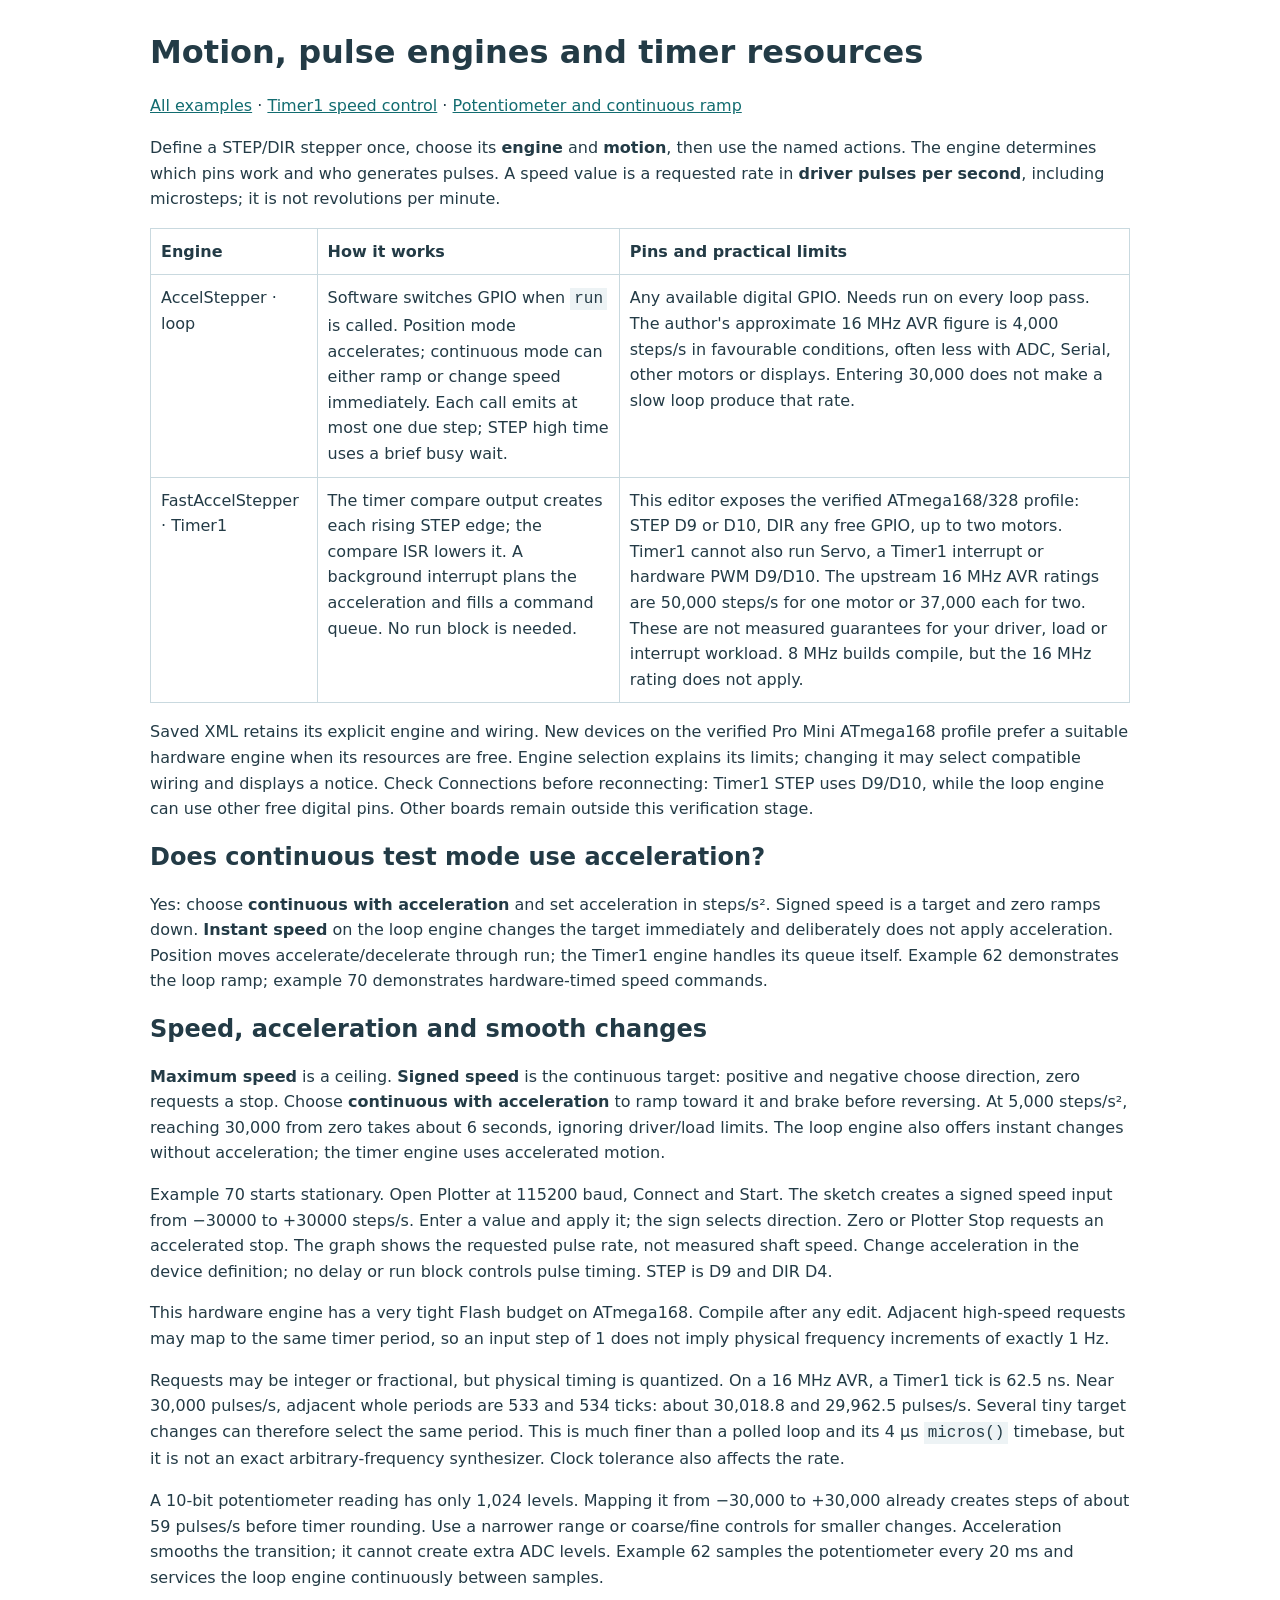
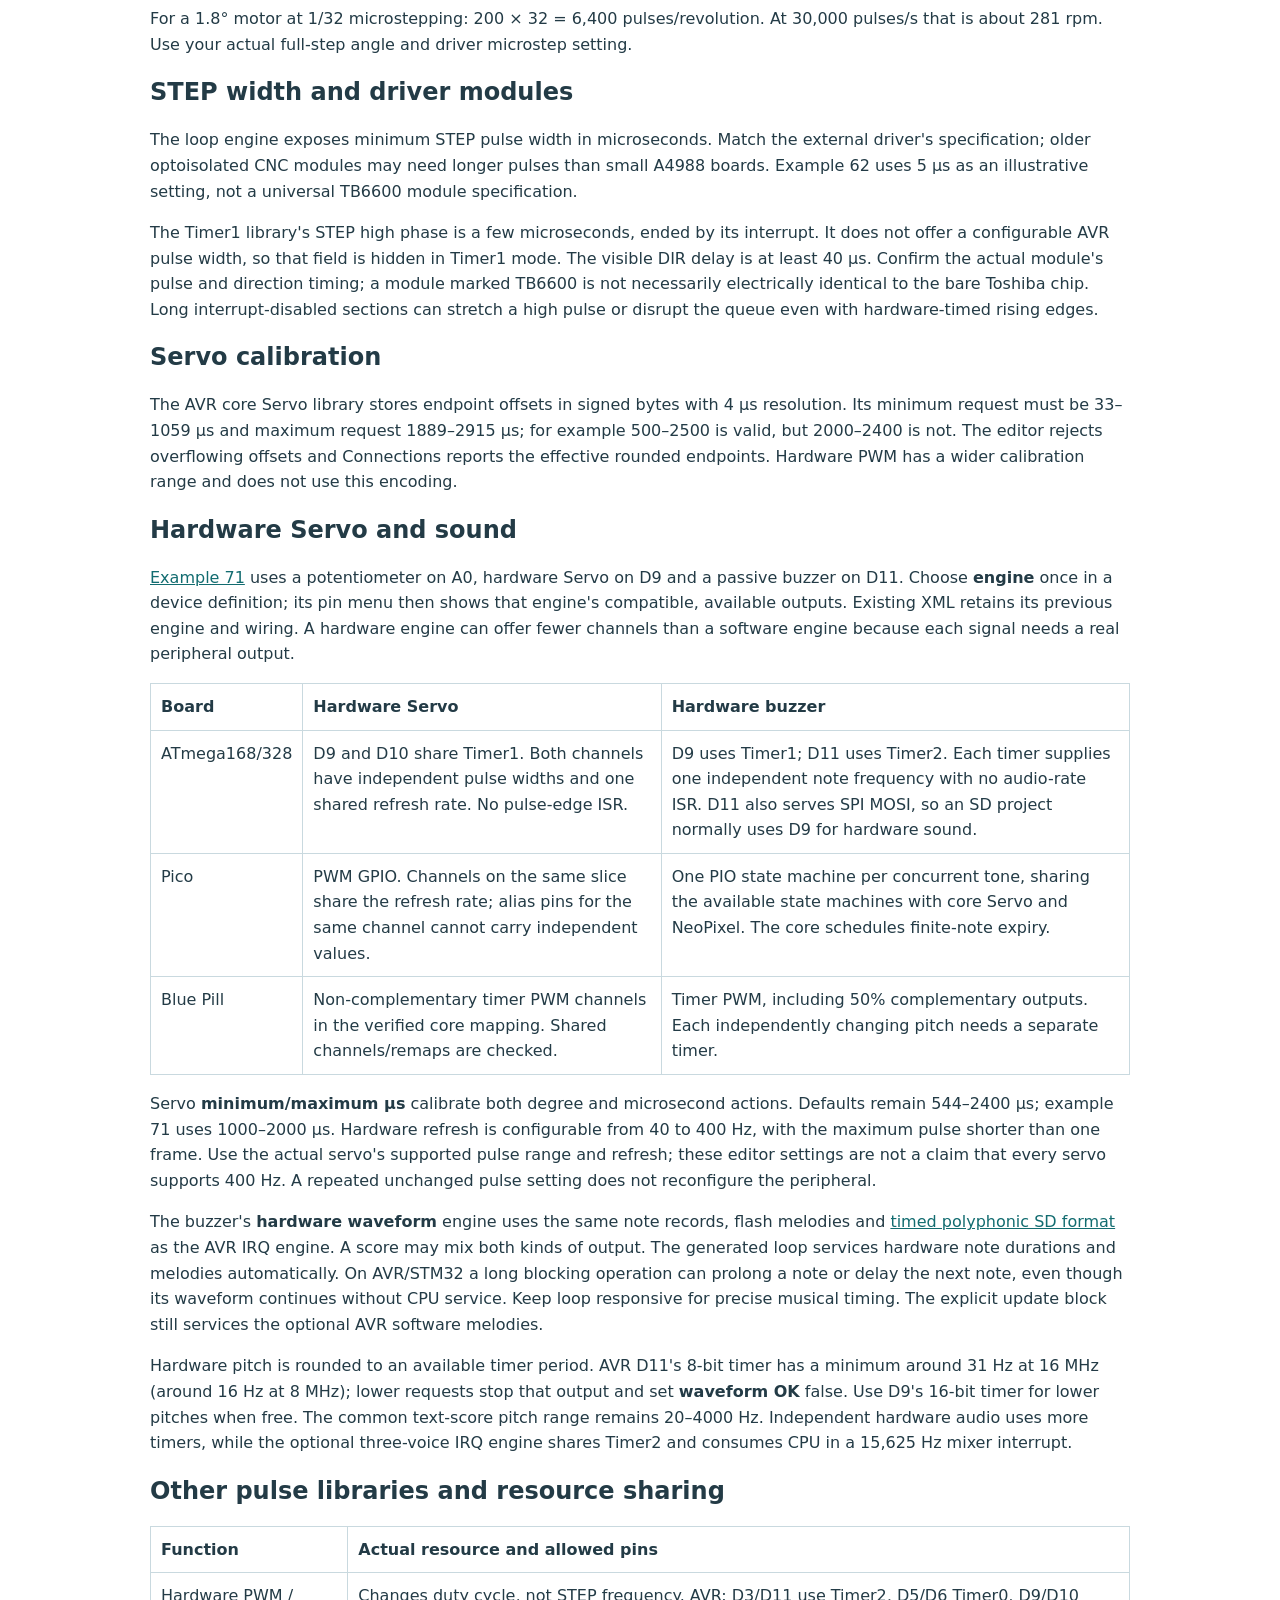
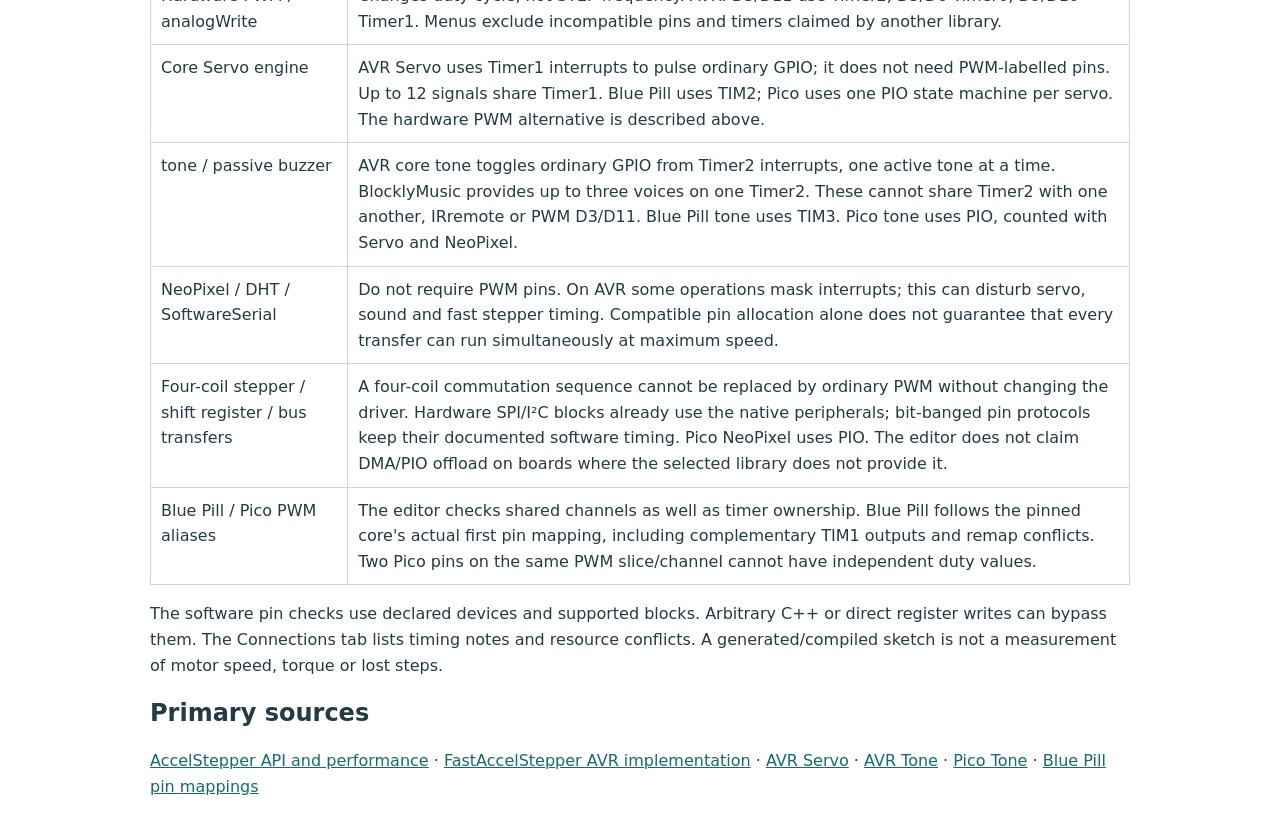
<file: blockly/apps/blocklyduino/examples/motion-guide.html>
<!doctype html><html lang="en"><meta charset="utf-8"><meta name="viewport" content="width=device-width,initial-scale=1"><title>Motion, pulse engines and timer resources</title>
<style>body{max-width:980px;margin:32px auto;padding:0 20px;font:16px/1.6 system-ui;color:#233b46}h1,h2{line-height:1.25}table{border-collapse:collapse;width:100%}th,td{border:1px solid #c9d9df;padding:10px;text-align:left;vertical-align:top}code{background:#edf3f5;padding:2px 4px}a{color:#126c70}.box{background:#edf5f2;padding:16px;border-left:4px solid #39826b}</style>
<h1>Motion, pulse engines and timer resources</h1>
<p><a href="guide.html">All examples</a> · <a href="../index.html?url=examples/70-timer-stepper-speed.xml">Timer1 speed control</a> · <a href="../index.html?url=examples/62-continuous-stepper.xml">Potentiometer and continuous ramp</a></p>
<p>Define a STEP/DIR stepper once, choose its <b>engine</b> and <b>motion</b>, then use the named actions. The engine determines which pins work and who generates pulses. A speed value is a requested rate in <b>driver pulses per second</b>, including microsteps; it is not revolutions per minute.</p>
<table><tr><th>Engine</th><th>How it works</th><th>Pins and practical limits</th></tr>
<tr><td>AccelStepper · loop</td><td>Software switches GPIO when <code>run</code> is called. Position mode accelerates; continuous mode can either ramp or change speed immediately. Each call emits at most one due step; STEP high time uses a brief busy wait.</td><td>Any available digital GPIO. Needs run on every loop pass. The author's approximate 16 MHz AVR figure is 4,000 steps/s in favourable conditions, often less with ADC, Serial, other motors or displays. Entering 30,000 does not make a slow loop produce that rate.</td></tr>
<tr><td>FastAccelStepper · Timer1</td><td>The timer compare output creates each rising STEP edge; the compare ISR lowers it. A background interrupt plans the acceleration and fills a command queue. No run block is needed.</td><td>This editor exposes the verified ATmega168/328 profile: STEP D9 or D10, DIR any free GPIO, up to two motors. Timer1 cannot also run Servo, a Timer1 interrupt or hardware PWM D9/D10. The upstream 16 MHz AVR ratings are 50,000 steps/s for one motor or 37,000 each for two. These are not measured guarantees for your driver, load or interrupt workload. 8 MHz builds compile, but the 16 MHz rating does not apply.</td></tr></table>
<p>Saved XML retains its explicit engine and wiring. New devices on the verified Pro Mini ATmega168 profile prefer a suitable hardware engine when its resources are free. Engine selection explains its limits; changing it may select compatible wiring and displays a notice. Check Connections before reconnecting: Timer1 STEP uses D9/D10, while the loop engine can use other free digital pins. Other boards remain outside this verification stage.</p>
<h2>Does continuous test mode use acceleration?</h2><p>Yes: choose <strong>continuous with acceleration</strong> and set acceleration in steps/s². Signed speed is a target and zero ramps down. <strong>Instant speed</strong> on the loop engine changes the target immediately and deliberately does not apply acceleration. Position moves accelerate/decelerate through run; the Timer1 engine handles its queue itself. Example 62 demonstrates the loop ramp; example 70 demonstrates hardware-timed speed commands.</p><h2>Speed, acceleration and smooth changes</h2>
<p><b>Maximum speed</b> is a ceiling. <b>Signed speed</b> is the continuous target: positive and negative choose direction, zero requests a stop. Choose <b>continuous with acceleration</b> to ramp toward it and brake before reversing. At 5,000 steps/s², reaching 30,000 from zero takes about 6 seconds, ignoring driver/load limits. The loop engine also offers instant changes without acceleration; the timer engine uses accelerated motion.</p>
<p>Example 70 starts stationary. Open Plotter at 115200 baud, Connect and Start. The sketch creates a signed speed input from −30000 to +30000 steps/s. Enter a value and apply it; the sign selects direction. Zero or Plotter Stop requests an accelerated stop. The graph shows the requested pulse rate, not measured shaft speed. Change acceleration in the device definition; no delay or run block controls pulse timing. STEP is D9 and DIR D4.</p><p>This hardware engine has a very tight Flash budget on ATmega168. Compile after any edit. Adjacent high-speed requests may map to the same timer period, so an input step of 1 does not imply physical frequency increments of exactly 1 Hz.</p>
<p>Requests may be integer or fractional, but physical timing is quantized. On a 16 MHz AVR, a Timer1 tick is 62.5 ns. Near 30,000 pulses/s, adjacent whole periods are 533 and 534 ticks: about 30,018.8 and 29,962.5 pulses/s. Several tiny target changes can therefore select the same period. This is much finer than a polled loop and its 4 µs <code>micros()</code> timebase, but it is not an exact arbitrary-frequency synthesizer. Clock tolerance also affects the rate.</p>
<p>A 10-bit potentiometer reading has only 1,024 levels. Mapping it from −30,000 to +30,000 already creates steps of about 59 pulses/s before timer rounding. Use a narrower range or coarse/fine controls for smaller changes. Acceleration smooths the transition; it cannot create extra ADC levels. Example 62 samples the potentiometer every 20 ms and services the loop engine continuously between samples.</p>
<p>For a 1.8° motor at 1/32 microstepping: 200 × 32 = 6,400 pulses/revolution. At 30,000 pulses/s that is about 281 rpm. Use your actual full-step angle and driver microstep setting.</p>
<h2>STEP width and driver modules</h2>
<p>The loop engine exposes minimum STEP pulse width in microseconds. Match the external driver's specification; older optoisolated CNC modules may need longer pulses than small A4988 boards. Example 62 uses 5 µs as an illustrative setting, not a universal TB6600 module specification.</p>
<p>The Timer1 library's STEP high phase is a few microseconds, ended by its interrupt. It does not offer a configurable AVR pulse width, so that field is hidden in Timer1 mode. The visible DIR delay is at least 40 µs. Confirm the actual module's pulse and direction timing; a module marked TB6600 is not necessarily electrically identical to the bare Toshiba chip. Long interrupt-disabled sections can stretch a high pulse or disrupt the queue even with hardware-timed rising edges.</p>
<h2>Servo calibration</h2>
<p>The AVR core Servo library stores endpoint offsets in signed bytes with 4 µs resolution. Its minimum request must be 33–1059 µs and maximum request 1889–2915 µs; for example 500–2500 is valid, but 2000–2400 is not. The editor rejects overflowing offsets and Connections reports the effective rounded endpoints. Hardware PWM has a wider calibration range and does not use this encoding.</p>
<h2>Hardware Servo and sound</h2>
<p><a href="../index.html?url=examples/71-hardware-servo-and-sound.xml">Example 71</a> uses a potentiometer on A0, hardware Servo on D9 and a passive buzzer on D11. Choose <b>engine</b> once in a device definition; its pin menu then shows that engine's compatible, available outputs. Existing XML retains its previous engine and wiring. A hardware engine can offer fewer channels than a software engine because each signal needs a real peripheral output.</p>
<table><tr><th>Board</th><th>Hardware Servo</th><th>Hardware buzzer</th></tr>
<tr><td>ATmega168/328</td><td>D9 and D10 share Timer1. Both channels have independent pulse widths and one shared refresh rate. No pulse-edge ISR.</td><td>D9 uses Timer1; D11 uses Timer2. Each timer supplies one independent note frequency with no audio-rate ISR. D11 also serves SPI MOSI, so an SD project normally uses D9 for hardware sound.</td></tr>
<tr><td>Pico</td><td>PWM GPIO. Channels on the same slice share the refresh rate; alias pins for the same channel cannot carry independent values.</td><td>One PIO state machine per concurrent tone, sharing the available state machines with core Servo and NeoPixel. The core schedules finite-note expiry.</td></tr>
<tr><td>Blue Pill</td><td>Non-complementary timer PWM channels in the verified core mapping. Shared channels/remaps are checked.</td><td>Timer PWM, including 50% complementary outputs. Each independently changing pitch needs a separate timer.</td></tr></table>
<p>Servo <b>minimum/maximum µs</b> calibrate both degree and microsecond actions. Defaults remain 544–2400 µs; example 71 uses 1000–2000 µs. Hardware refresh is configurable from 40 to 400 Hz, with the maximum pulse shorter than one frame. Use the actual servo's supported pulse range and refresh; these editor settings are not a claim that every servo supports 400 Hz. A repeated unchanged pulse setting does not reconfigure the peripheral.</p>
<p>The buzzer's <b>hardware waveform</b> engine uses the same note records, flash melodies and <a href="sd-music-guide.html">timed polyphonic SD format</a> as the AVR IRQ engine. A score may mix both kinds of output. The generated loop services hardware note durations and melodies automatically. On AVR/STM32 a long blocking operation can prolong a note or delay the next note, even though its waveform continues without CPU service. Keep loop responsive for precise musical timing. The explicit update block still services the optional AVR software melodies.</p>
<p>Hardware pitch is rounded to an available timer period. AVR D11's 8-bit timer has a minimum around 31 Hz at 16 MHz (around 16 Hz at 8 MHz); lower requests stop that output and set <b>waveform OK</b> false. Use D9's 16-bit timer for lower pitches when free. The common text-score pitch range remains 20–4000 Hz. Independent hardware audio uses more timers, while the optional three-voice IRQ engine shares Timer2 and consumes CPU in a 15,625 Hz mixer interrupt.</p>
<h2>Other pulse libraries and resource sharing</h2>
<table><tr><th>Function</th><th>Actual resource and allowed pins</th></tr>
<tr><td>Hardware PWM / analogWrite</td><td>Changes duty cycle, not STEP frequency. AVR: D3/D11 use Timer2, D5/D6 Timer0, D9/D10 Timer1. Menus exclude incompatible pins and timers claimed by another library.</td></tr>
<tr><td>Core Servo engine</td><td>AVR Servo uses Timer1 interrupts to pulse ordinary GPIO; it does not need PWM-labelled pins. Up to 12 signals share Timer1. Blue Pill uses TIM2; Pico uses one PIO state machine per servo. The hardware PWM alternative is described above.</td></tr>
<tr><td>tone / passive buzzer</td><td>AVR core tone toggles ordinary GPIO from Timer2 interrupts, one active tone at a time. BlocklyMusic provides up to three voices on one Timer2. These cannot share Timer2 with one another, IRremote or PWM D3/D11. Blue Pill tone uses TIM3. Pico tone uses PIO, counted with Servo and NeoPixel.</td></tr>
<tr><td>NeoPixel / DHT / SoftwareSerial</td><td>Do not require PWM pins. On AVR some operations mask interrupts; this can disturb servo, sound and fast stepper timing. Compatible pin allocation alone does not guarantee that every transfer can run simultaneously at maximum speed.</td></tr>
<tr><td>Four-coil stepper / shift register / bus transfers</td><td>A four-coil commutation sequence cannot be replaced by ordinary PWM without changing the driver. Hardware SPI/I²C blocks already use the native peripherals; bit-banged pin protocols keep their documented software timing. Pico NeoPixel uses PIO. The editor does not claim DMA/PIO offload on boards where the selected library does not provide it.</td></tr>
<tr><td>Blue Pill / Pico PWM aliases</td><td>The editor checks shared channels as well as timer ownership. Blue Pill follows the pinned core's actual first pin mapping, including complementary TIM1 outputs and remap conflicts. Two Pico pins on the same PWM slice/channel cannot have independent duty values.</td></tr></table>
<p>The software pin checks use declared devices and supported blocks. Arbitrary C++ or direct register writes can bypass them. The Connections tab lists timing notes and resource conflicts. A generated/compiled sketch is not a measurement of motor speed, torque or lost steps.</p>
<h2>Primary sources</h2>
<p><a href="https://www.airspayce.com/mikem/arduino/AccelStepper/classAccelStepper.html">AccelStepper API and performance</a> · <a href="https://github.com/gin66/FastAccelStepper/blob/master/extras/doc/platforms/avr.md">FastAccelStepper AVR implementation</a> · <a href="https://github.com/arduino-libraries/Servo/blob/master/src/avr/Servo.cpp">AVR Servo</a> · <a href="https://github.com/arduino/ArduinoCore-avr/blob/master/cores/arduino/Tone.cpp">AVR Tone</a> · <a href="https://github.com/earlephilhower/arduino-pico/blob/6.3.1/cores/rp2040/Tone.cpp">Pico Tone</a> · <a href="https://github.com/stm32duino/Arduino_Core_STM32/tree/3.0.0/variants/STM32F1xx/F103C8T_F103CB(T-U)">Blue Pill pin mappings</a></p>
</html>
</file>
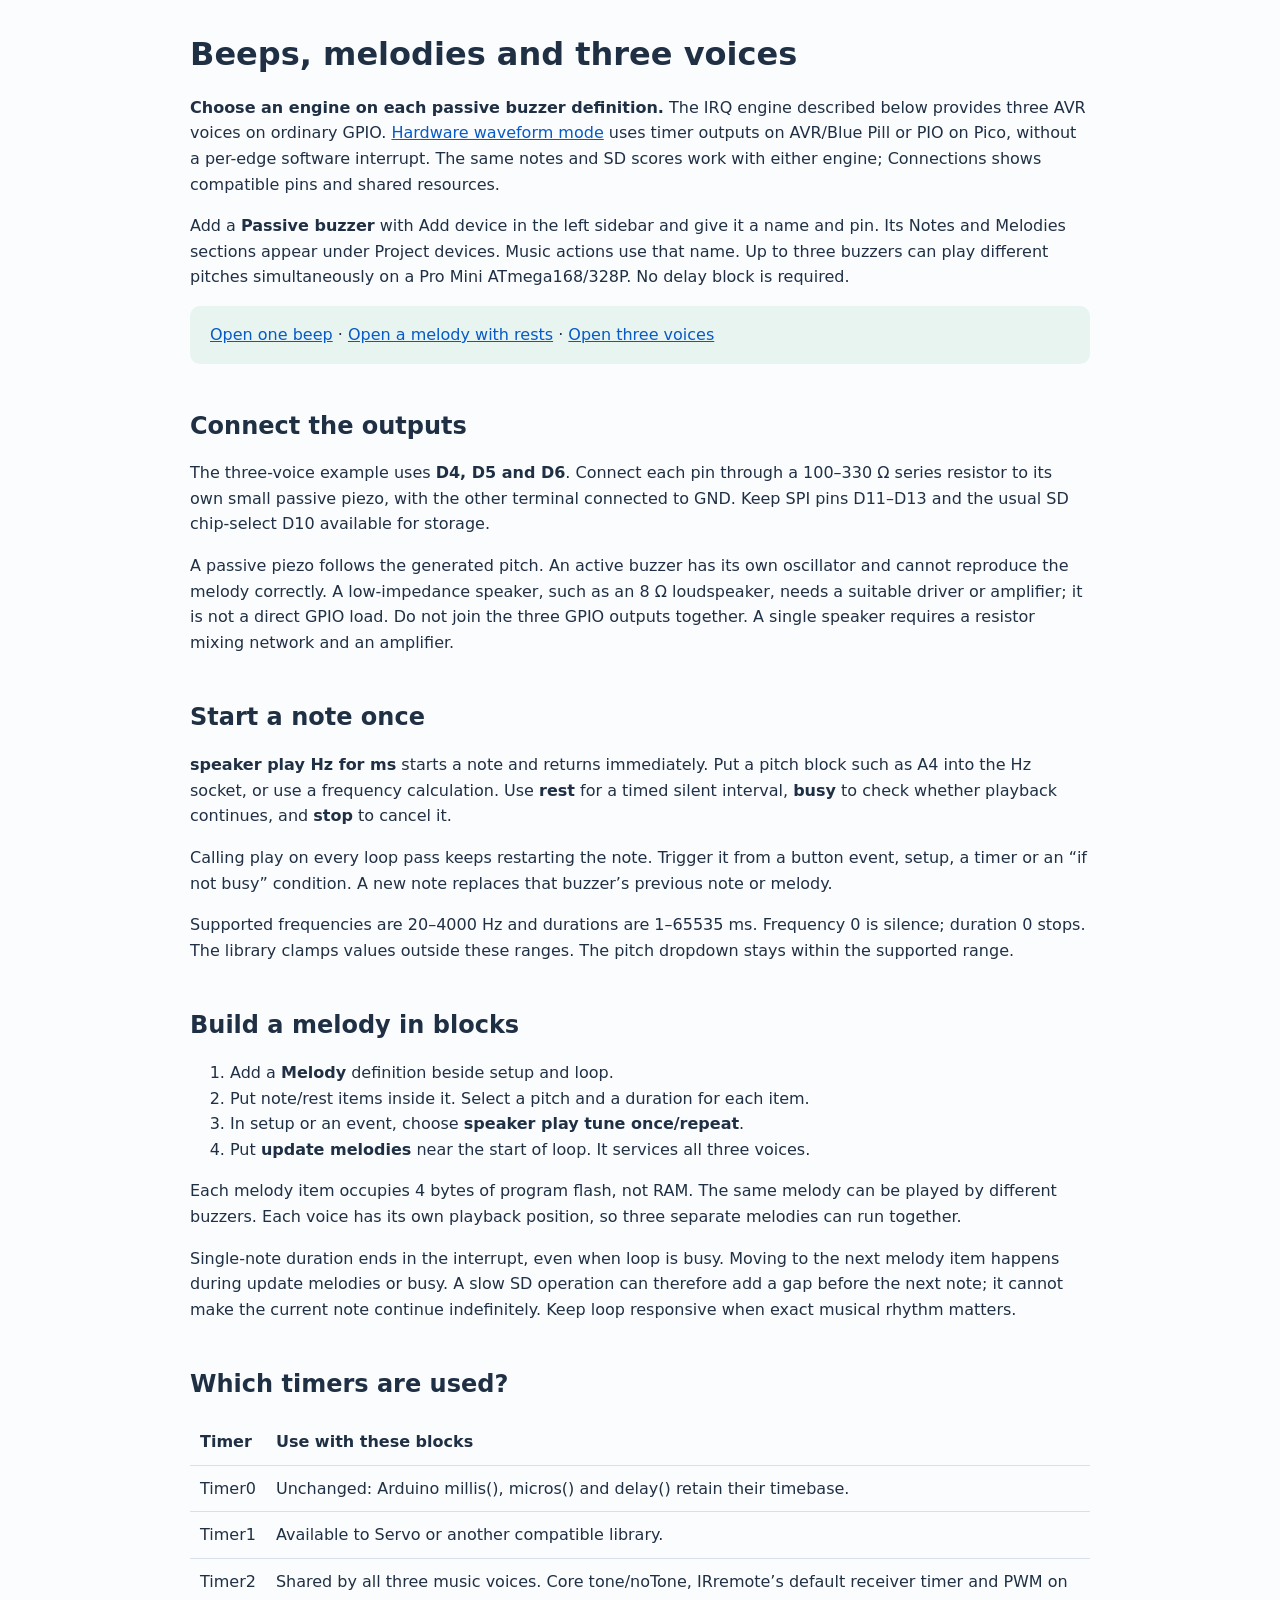
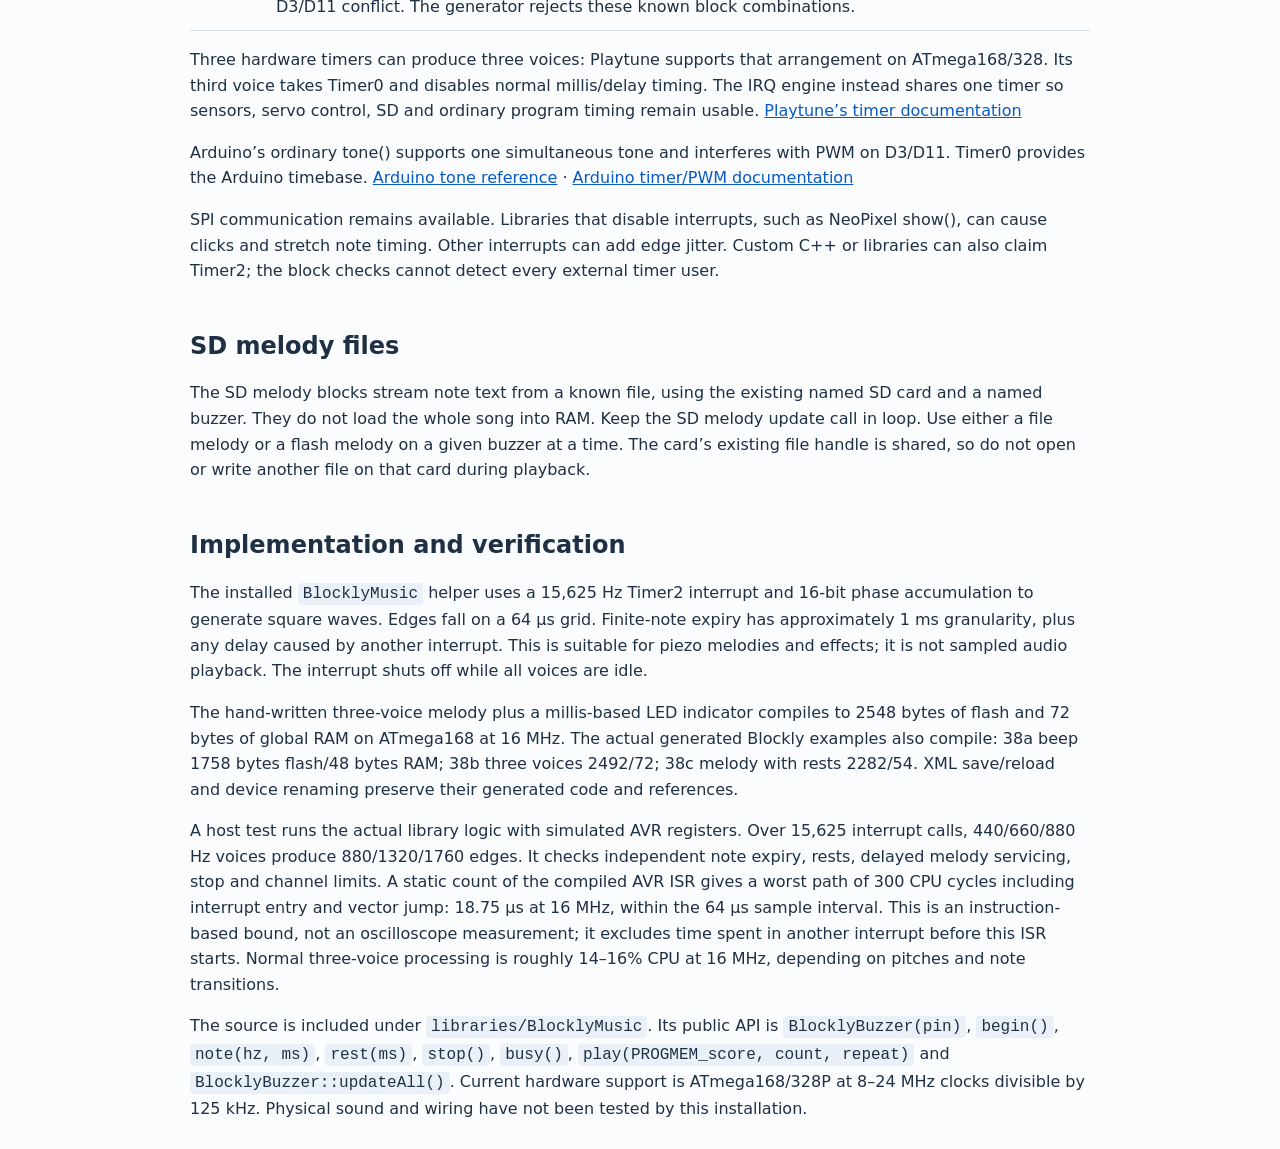
<file: blockly/apps/blocklyduino/examples/music-guide.html>
<!doctype html><html lang="en"><meta charset="utf-8"><meta name="viewport" content="width=device-width,initial-scale=1"><title>Nonblocking music — BlocklyDuino</title>
<style>body{font:16px/1.6 system-ui,sans-serif;max-width:900px;margin:35px auto;padding:0 20px;color:#203044;background:#fafcfe}h1,h2{line-height:1.2}h2{margin-top:2em}table{width:100%;border-collapse:collapse}td,th{text-align:left;padding:10px;border-bottom:1px solid #d8e1eb;vertical-align:top}code{background:#eaf0f7;padding:2px 5px;border-radius:4px}a{color:#075ac5}.box{padding:16px 20px;background:#e8f4ef;border-radius:10px}</style>
<h1>Beeps, melodies and three voices</h1><p><b>Choose an engine on each passive buzzer definition.</b> The IRQ engine described below provides three AVR voices on ordinary GPIO. <a href="motion-guide.html">Hardware waveform mode</a> uses timer outputs on AVR/Blue Pill or PIO on Pico, without a per-edge software interrupt. The same notes and SD scores work with either engine; Connections shows compatible pins and shared resources.</p>
<p>Add a <strong>Passive buzzer</strong> with Add device in the left sidebar and give it a name and pin. Its Notes and Melodies sections appear under Project devices. Music actions use that name. Up to three buzzers can play different pitches simultaneously on a Pro Mini ATmega168/328P. No delay block is required.</p>
<div class="box"><a href="../index.html?url=examples/38a-nonblocking-beep.xml">Open one beep</a> · <a href="../index.html?url=examples/38c-melody-with-rests.xml">Open a melody with rests</a> · <a href="../index.html?url=examples/38b-three-voice-melody.xml">Open three voices</a></div>
<h2>Connect the outputs</h2>
<p>The three-voice example uses <strong>D4, D5 and D6</strong>. Connect each pin through a 100–330 Ω series resistor to its own small passive piezo, with the other terminal connected to GND. Keep SPI pins D11–D13 and the usual SD chip-select D10 available for storage.</p>
<p>A passive piezo follows the generated pitch. An active buzzer has its own oscillator and cannot reproduce the melody correctly. A low-impedance speaker, such as an 8 Ω loudspeaker, needs a suitable driver or amplifier; it is not a direct GPIO load. Do not join the three GPIO outputs together. A single speaker requires a resistor mixing network and an amplifier.</p>
<h2>Start a note once</h2>
<p><strong>speaker play Hz for ms</strong> starts a note and returns immediately. Put a pitch block such as A4 into the Hz socket, or use a frequency calculation. Use <strong>rest</strong> for a timed silent interval, <strong>busy</strong> to check whether playback continues, and <strong>stop</strong> to cancel it.</p>
<p>Calling play on every loop pass keeps restarting the note. Trigger it from a button event, setup, a timer or an “if not busy” condition. A new note replaces that buzzer’s previous note or melody.</p>
<p>Supported frequencies are 20–4000 Hz and durations are 1–65535 ms. Frequency 0 is silence; duration 0 stops. The library clamps values outside these ranges. The pitch dropdown stays within the supported range.</p>
<h2>Build a melody in blocks</h2>
<ol><li>Add a <strong>Melody</strong> definition beside setup and loop.</li><li>Put note/rest items inside it. Select a pitch and a duration for each item.</li><li>In setup or an event, choose <strong>speaker play tune once/repeat</strong>.</li><li>Put <strong>update melodies</strong> near the start of loop. It services all three voices.</li></ol>
<p>Each melody item occupies 4 bytes of program flash, not RAM. The same melody can be played by different buzzers. Each voice has its own playback position, so three separate melodies can run together.</p>
<p>Single-note duration ends in the interrupt, even when loop is busy. Moving to the next melody item happens during update melodies or busy. A slow SD operation can therefore add a gap before the next note; it cannot make the current note continue indefinitely. Keep loop responsive when exact musical rhythm matters.</p>
<h2>Which timers are used?</h2>
<table><tr><th>Timer</th><th>Use with these blocks</th></tr><tr><td>Timer0</td><td>Unchanged: Arduino millis(), micros() and delay() retain their timebase.</td></tr><tr><td>Timer1</td><td>Available to Servo or another compatible library.</td></tr><tr><td>Timer2</td><td>Shared by all three music voices. Core tone/noTone, IRremote’s default receiver timer and PWM on D3/D11 conflict. The generator rejects these known block combinations.</td></tr></table>
<p>Three hardware timers can produce three voices: Playtune supports that arrangement on ATmega168/328. Its third voice takes Timer0 and disables normal millis/delay timing. The IRQ engine instead shares one timer so sensors, servo control, SD and ordinary program timing remain usable. <a href="https://github.com/LenShustek/arduino-playtune">Playtune’s timer documentation</a></p>
<p>Arduino’s ordinary tone() supports one simultaneous tone and interferes with PWM on D3/D11. Timer0 provides the Arduino timebase. <a href="https://docs.arduino.cc/language-reference/en/functions/advanced-io/tone/">Arduino tone reference</a> · <a href="https://docs.arduino.cc/tutorials/generic/secrets-of-arduino-pwm/">Arduino timer/PWM documentation</a></p>
<p>SPI communication remains available. Libraries that disable interrupts, such as NeoPixel show(), can cause clicks and stretch note timing. Other interrupts can add edge jitter. Custom C++ or libraries can also claim Timer2; the block checks cannot detect every external timer user.</p>
<h2>SD melody files</h2>
<p>The SD melody blocks stream note text from a known file, using the existing named SD card and a named buzzer. They do not load the whole song into RAM. Keep the SD melody update call in loop. Use either a file melody or a flash melody on a given buzzer at a time. The card’s existing file handle is shared, so do not open or write another file on that card during playback.</p>
<h2>Implementation and verification</h2>
<p>The installed <code>BlocklyMusic</code> helper uses a 15,625 Hz Timer2 interrupt and 16-bit phase accumulation to generate square waves. Edges fall on a 64 µs grid. Finite-note expiry has approximately 1 ms granularity, plus any delay caused by another interrupt. This is suitable for piezo melodies and effects; it is not sampled audio playback. The interrupt shuts off while all voices are idle.</p>
<p>The hand-written three-voice melody plus a millis-based LED indicator compiles to 2548 bytes of flash and 72 bytes of global RAM on ATmega168 at 16 MHz. The actual generated Blockly examples also compile: 38a beep 1758 bytes flash/48 bytes RAM; 38b three voices 2492/72; 38c melody with rests 2282/54. XML save/reload and device renaming preserve their generated code and references.</p>
<p>A host test runs the actual library logic with simulated AVR registers. Over 15,625 interrupt calls, 440/660/880 Hz voices produce 880/1320/1760 edges. It checks independent note expiry, rests, delayed melody servicing, stop and channel limits. A static count of the compiled AVR ISR gives a worst path of 300 CPU cycles including interrupt entry and vector jump: 18.75 µs at 16 MHz, within the 64 µs sample interval. This is an instruction-based bound, not an oscilloscope measurement; it excludes time spent in another interrupt before this ISR starts. Normal three-voice processing is roughly 14–16% CPU at 16 MHz, depending on pitches and note transitions.</p>
<p>The source is included under <code>libraries/BlocklyMusic</code>. Its public API is <code>BlocklyBuzzer(pin)</code>, <code>begin()</code>, <code>note(hz, ms)</code>, <code>rest(ms)</code>, <code>stop()</code>, <code>busy()</code>, <code>play(PROGMEM_score, count, repeat)</code> and <code>BlocklyBuzzer::updateAll()</code>. Current hardware support is ATmega168/328P at 8–24 MHz clocks divisible by 125 kHz. Physical sound and wiring have not been tested by this installation.</p>
</html>
</file>
<file: blockly/apps/blocklyduino/examples_catalog.css>
/* SPDX-License-Identifier: Apache-2.0 */
#example-lesson{flex:none;border-bottom:1px solid #cbdcd3;background:#f3faf6;font-size:12px;max-height:180px;overflow:auto}
#example-lesson[hidden],body[data-editor-tab]:not([data-editor-tab=blocks]) #example-lesson{display:none}
#example-lesson>summary{padding:6px 12px;cursor:pointer;color:#195f4e;font-weight:650}
.lesson-body{padding:0 12px 8px}.lesson-steps{display:grid;grid-template-columns:repeat(3,minmax(0,1fr));gap:14px;margin:4px 0 8px;line-height:1.45}.lesson-steps dt{font-weight:700;color:#174f42;margin-bottom:3px}.lesson-steps dd{margin:0;white-space:pre-line}.lesson-actions{display:flex;align-items:center;gap:12px;flex-wrap:wrap;font-size:.94em}.lesson-actions a{font-weight:650}.lesson-actions span,.lesson-note{color:#52656c}.lesson-note{margin:6px 0 0;font-size:.92em}
.lesson-catalog input[type=search]{width:100%;box-sizing:border-box;padding:12px;font:inherit;border:1px solid #b8ccd1;border-radius:6px;margin:8px 0}.lesson-group{border:1px solid #d0dee1;border-radius:8px;margin:10px 0;background:#fff}.lesson-group>summary{padding:13px;cursor:pointer;font-weight:700;background:#edf5f3}.lesson-group ul{list-style:none;padding:0 16px;margin:0}.lesson-group li{padding:16px 0;border-bottom:1px solid #e0e9e9}.lesson-group li:last-child{border-bottom:0}.lesson-title{font-size:1.06em;font-weight:650}.lesson-purpose{margin:5px 0 8px}.lesson-how>summary{cursor:pointer;color:#25695b;font-size:.92em}.lesson-how .lesson-steps{margin-top:12px}.lesson-technical{font-size:.8em;color:#5c6e74}.catalog-intro{color:#4b6067}.catalog-empty{padding:20px;background:#edf5f3}
@media(max-width:760px){.lesson-steps{grid-template-columns:1fr;gap:7px}#example-lesson{max-height:165px}}
</file>
